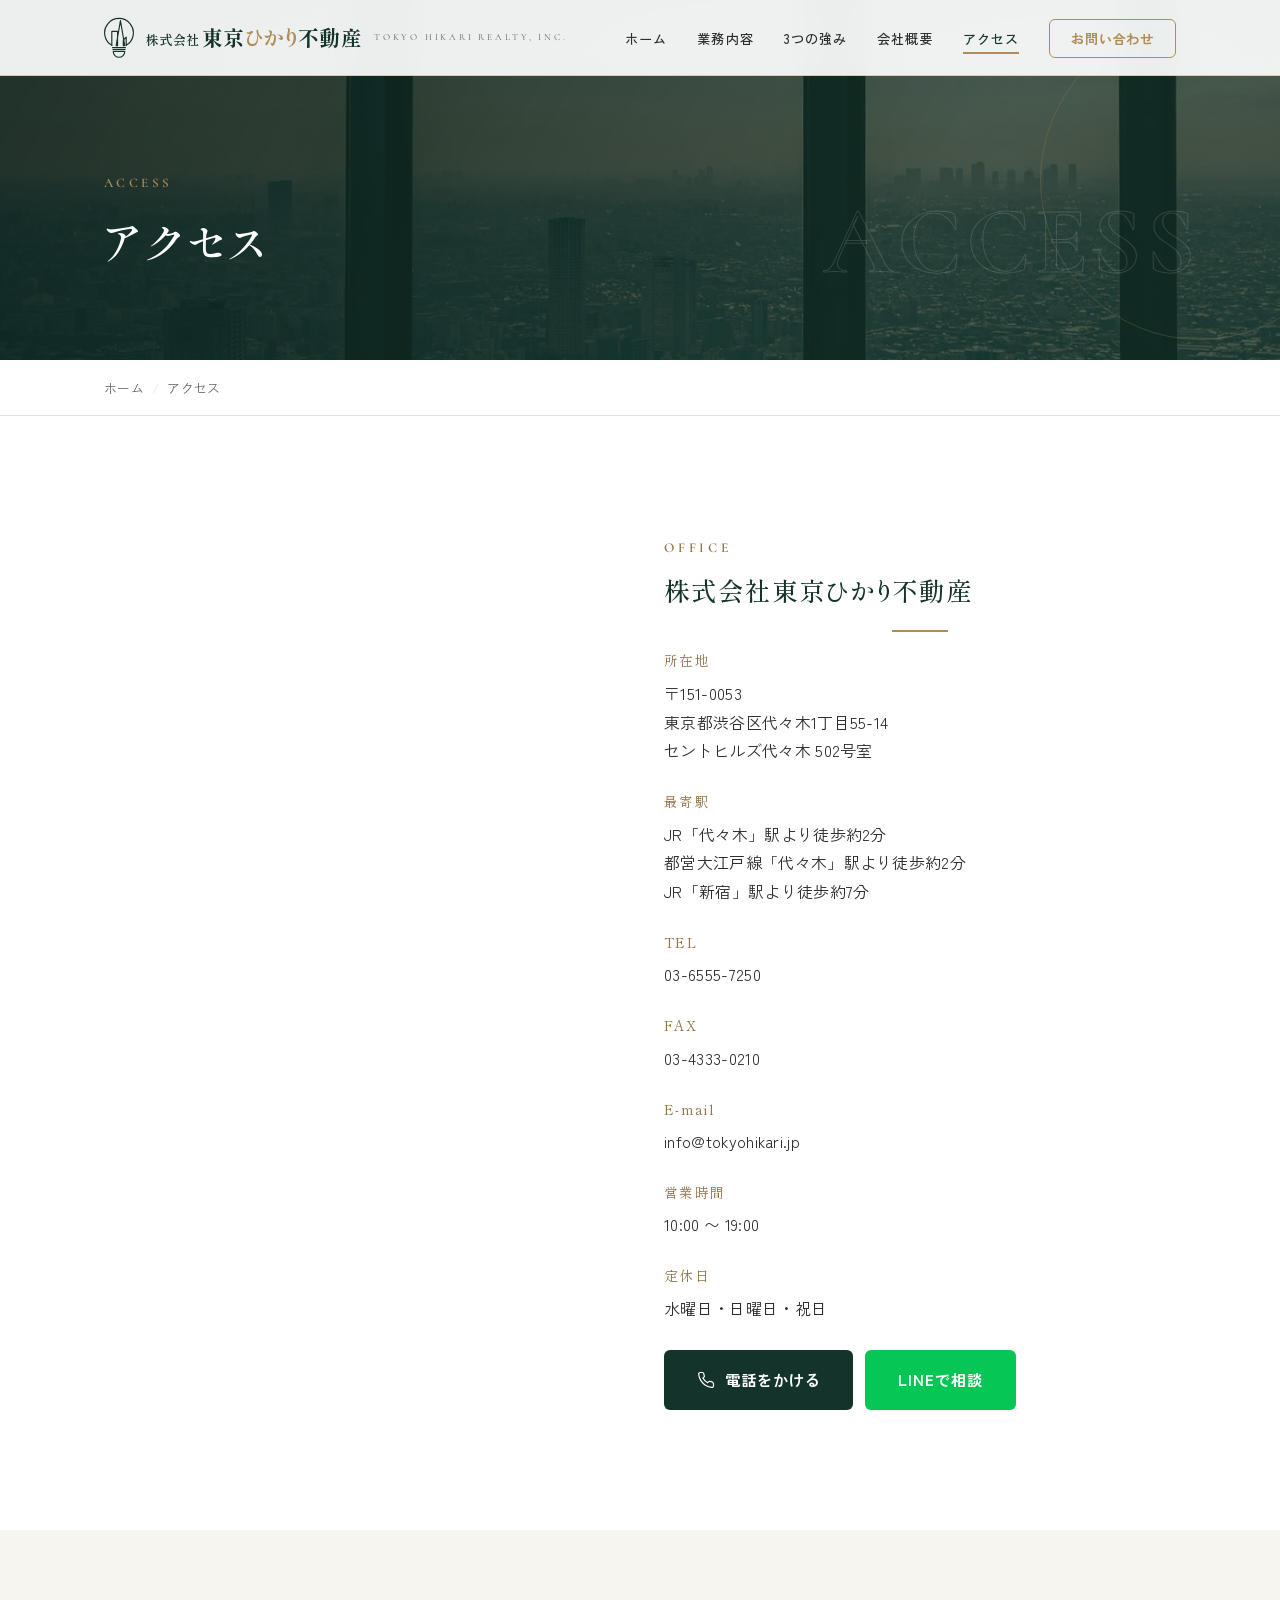
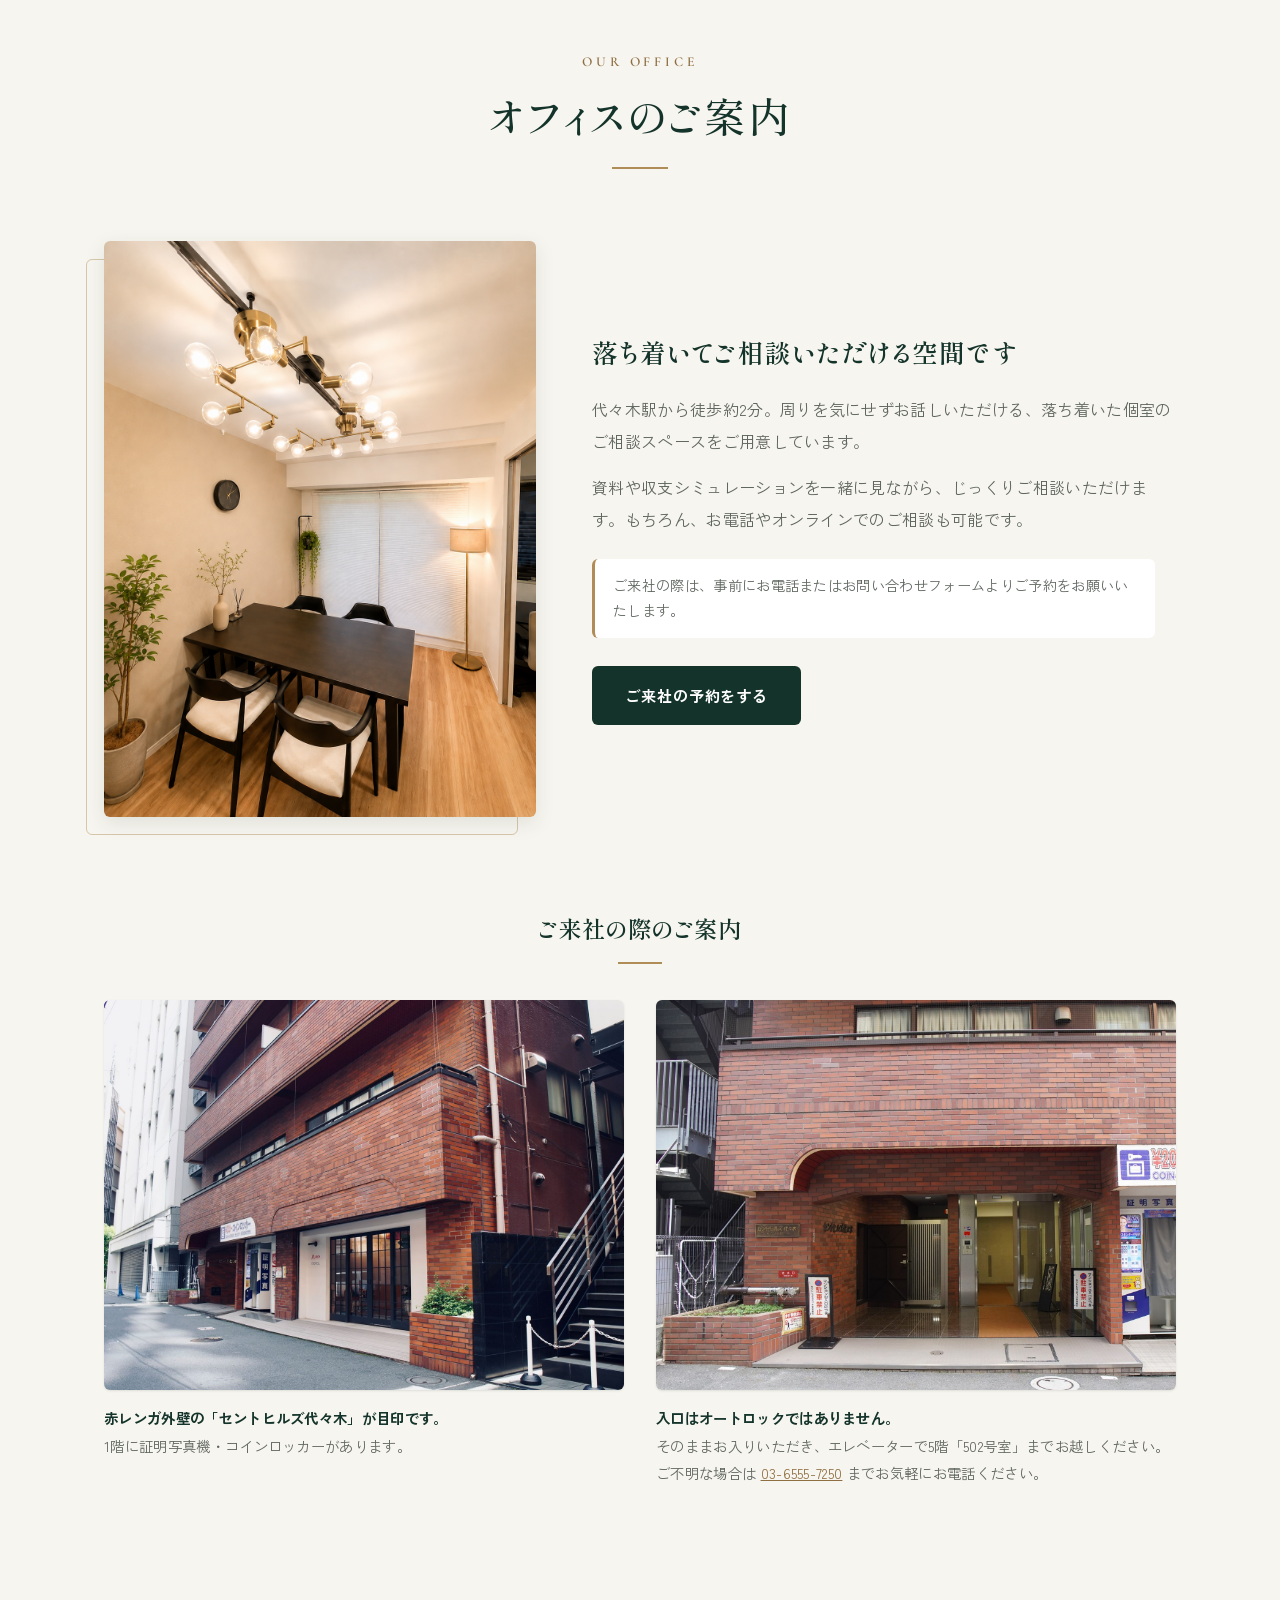
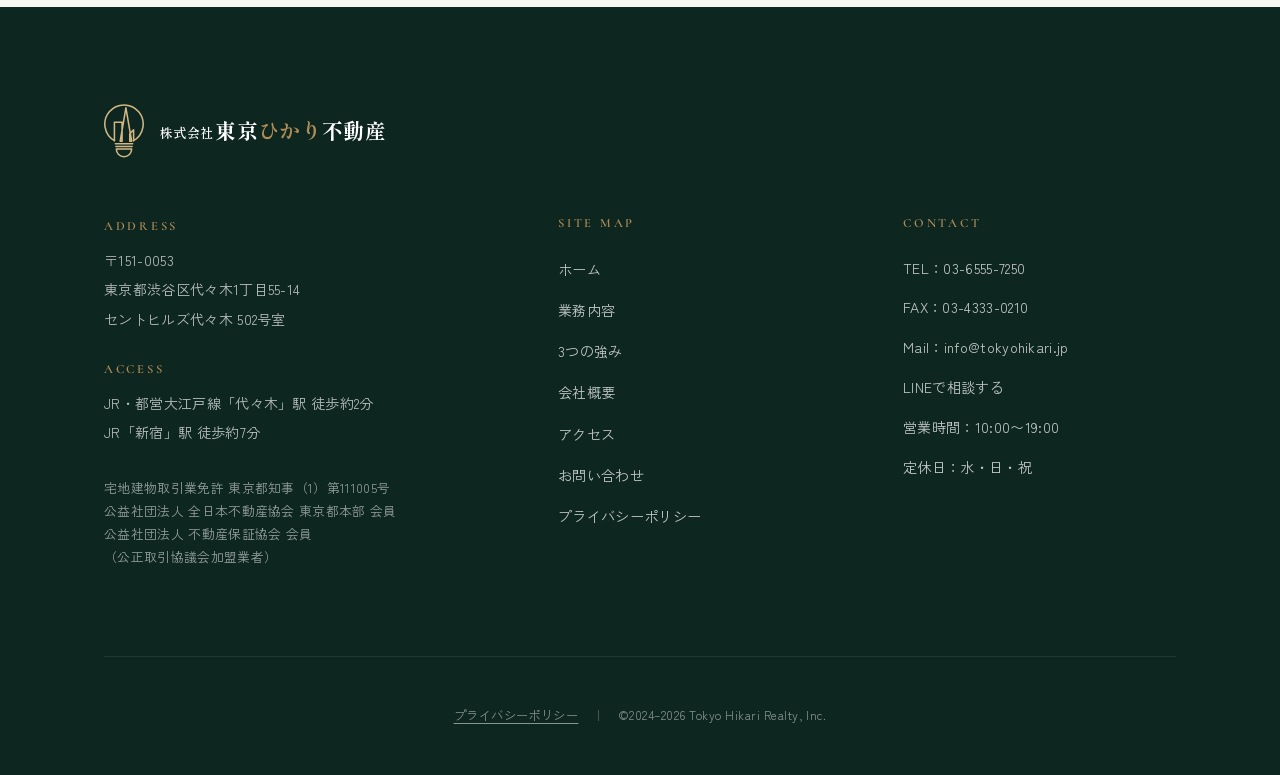
<file: access.html>
<!DOCTYPE html>
<html lang="ja">
<head>
  <meta charset="UTF-8" />
  <meta name="viewport" content="width=device-width, initial-scale=1.0" />
  <title>アクセス｜株式会社東京ひかり不動産</title>
  <meta name="description" content="株式会社東京ひかり不動産へのアクセス。〒151-0053 東京都渋谷区代々木1丁目55-14 セントヒルズ代々木502号室。JR代々木駅より徒歩約2分。" />

  <meta property="og:type" content="website" />
  <meta property="og:title" content="アクセス｜株式会社東京ひかり不動産" />
  <meta property="og:description" content="JR代々木駅より徒歩約2分。アクセス情報のご案内。" />
  <meta property="og:url" content="https://www.tokyohikari.jp/access" />
  <meta property="og:image" content="https://www.tokyohikari.jp/images/ogp.jpg" />
  <meta property="og:site_name" content="株式会社東京ひかり不動産" />

  <link rel="canonical" href="https://www.tokyohikari.jp/access" />
  <link rel="preconnect" href="https://fonts.googleapis.com" />
  <link rel="preconnect" href="https://fonts.gstatic.com" crossorigin />
  <link href="https://fonts.googleapis.com/css2?family=Cormorant:wght@500;600&family=Playfair+Display:wght@500;600&family=Shippori+Mincho:wght@500;600;700&family=Zen+Kaku+Gothic+Antique:wght@400;500;700;900&display=swap" rel="stylesheet" />
  <link rel="stylesheet" href="css/style.css?v=20260807" />

  <!-- Favicon / App Icons -->
  <link rel="icon" href="favicon.svg" type="image/svg+xml" />
  <link rel="icon" href="favicon-32.png" type="image/png" sizes="32x32" />
  <link rel="apple-touch-icon" href="apple-touch-icon.png" />
  <link rel="icon" href="/favicon.ico" sizes="16x16 32x32 48x48" />
  <meta name="theme-color" content="#14342b" />

  <script type="application/ld+json">
  {
    "@context": "https://schema.org",
    "@type": "RealEstateAgent",
    "name": "株式会社東京ひかり不動産",
    "logo": "https://www.tokyohikari.jp/images/ogp-square.jpg",
    "image": [
      "https://www.tokyohikari.jp/images/ogp-square.jpg",
      "https://www.tokyohikari.jp/images/ogp.jpg"
    ],
    "url": "https://www.tokyohikari.jp/",
    "telephone": "+81-3-6555-7250",
    "address": {
      "@type": "PostalAddress",
      "postalCode": "151-0053",
      "addressRegion": "東京都",
      "addressLocality": "渋谷区",
      "streetAddress": "代々木1丁目55-14 セントヒルズ代々木 502号室",
      "addressCountry": "JP"
    }
  }
  </script>
</head>
<body>

  <!-- ============ HEADER ============ -->
  <header class="header">
    <div class="container header__inner">
      <a href="/" class="brand" aria-label="株式会社東京ひかり不動産 ホーム">
        <img src="images/logo.svg" alt="" class="brand__logo" width="30" height="42" />
        <span class="brand__mark"><span class="brand__co">株式会社</span>東京<span class="lumine">ひかり</span>不動産</span>
        <span class="brand__en">Tokyo Hikari Realty, Inc.</span>
      </a>
      <button class="nav-toggle" aria-label="メニューを開く" aria-expanded="false" aria-controls="gnav">
        <span></span><span></span><span></span>
      </button>
      <nav class="gnav" id="gnav">
        <video class="gnav__video" data-src="images/menu-forum.mp4" muted loop playsinline preload="none" aria-hidden="true"></video>
        <div class="gnav__scrim" aria-hidden="true"></div>
        <span class="gnav__brand" aria-hidden="true"><span class="gnav__co">株式会社</span>東京<span class="lumine">ひかり</span>不動産</span>
        <ul class="gnav__list">
          <li><a href="/" class="gnav__link">ホーム</a></li>
          <li><a href="/services" class="gnav__link">業務内容</a></li>
          <li><a href="/strengths" class="gnav__link">3つの強み</a></li>
          <li><a href="/company" class="gnav__link">会社概要</a></li>
          <li><a href="/access" class="gnav__link is-active">アクセス</a></li>
          <li><a href="/contact" class="gnav__cta">お問い合わせ</a></li>
        </ul>
      </nav>
    </div>
  </header>

  <main>
    <!-- ============ PAGE HERO ============ -->
    <section class="page-hero">
      <div class="container page-hero__inner" data-en="Access">
        <span class="page-hero__en">Access</span>
        <h1 class="page-hero__title">アクセス</h1>
      </div>
    </section>
    <div class="breadcrumb">
      <div class="container">
        <a href="/">ホーム</a><span>/</span>アクセス
      </div>
    </div>

    <!-- ============ 夏季休業のお知らせ（期間限定） ============
      掲載終了後は、この <section> ブロックごと削除してください（全ページ共通）。
      削除し忘れても data-notice-until の翌日から自動的に非表示になります。
    -->
    <section class="notice-band" data-notice-until="2026-08-16">
      <div class="container notice-band__inner">
        <span class="notice-band__label">Information</span>
        <p class="notice-band__text">
          夏季休業のお知らせ：8月9日（日）〜8月16日（日）
          <span class="notice-band__note">休業期間中にいただいたお問い合わせへのご返信は、8月17日（月）以降に順次させていただきます。</span>
        </p>
      </div>
    </section>

    <!-- ============ ACCESS ============ -->
    <section class="section">
      <div class="container">
        <div class="access-grid">
          <div class="reveal">
            <!-- Google Maps 公式埋め込み（会社のGoogleビジネス登録・社名ピン付き） -->
            <iframe
              class="map-embed"
              src="https://www.google.com/maps/embed?pb=!1m18!1m12!1m3!1d1620.355346889117!2d139.70074214817475!3d35.684124958683825!2m3!1f0!2f0!3f0!3m2!1i1024!2i768!4f13.1!3m3!1m2!1s0x60188df85222869b%3A0xcec7c83b9934823b!2z5qCq5byP5Lya56S-5p2x5Lqs44Gy44GL44KK5LiN5YuV55Sj!5e0!3m2!1sja!2sjp!4v1783303638891!5m2!1sja!2sjp"
              allowfullscreen=""
              loading="lazy"
              referrerpolicy="strict-origin-when-cross-origin"
              title="株式会社東京ひかり不動産 地図"></iframe>
          </div>
          <div class="reveal">
            <span class="section-head__en" style="text-align:left">Office</span>
            <h2 class="section-head__title" style="text-align:left; font-size:1.6rem; margin-bottom:8px;">株式会社東京ひかり不動産</h2>
            <dl class="access-detail">
              <dt>所在地</dt>
              <dd>〒151-0053<br />東京都渋谷区代々木1丁目55-14<br />セントヒルズ代々木 502号室</dd>

              <dt>最寄駅</dt>
              <dd>JR「代々木」駅より徒歩約2分<br />都営大江戸線「代々木」駅より徒歩約2分<br />JR「新宿」駅より徒歩約7分</dd>

              <dt>TEL</dt>
              <dd><a href="tel:0365557250">03-6555-7250</a></dd>

              <dt>FAX</dt>
              <dd>03-4333-0210</dd>

              <dt>E-mail</dt>
              <dd><a href="mailto:info@tokyohikari.jp">info@tokyohikari.jp</a></dd>

              <dt>営業時間</dt>
              <dd>10:00 〜 19:00</dd>

              <dt>定休日</dt>
              <dd>水曜日・日曜日・祝日</dd>
            </dl>
            <div style="margin-top:28px; display:flex; gap:12px; flex-wrap:wrap;">
              <a href="tel:0365557250" class="btn btn--navy">
                <svg width="18" height="18" viewBox="0 0 24 24" fill="none" stroke="currentColor" stroke-width="1.6" aria-hidden="true"><path d="M22 16.9v3a2 2 0 0 1-2.2 2 19.8 19.8 0 0 1-8.6-3 19.5 19.5 0 0 1-6-6 19.8 19.8 0 0 1-3-8.6A2 2 0 0 1 4.1 2h3a2 2 0 0 1 2 1.7c.1.9.3 1.8.6 2.6a2 2 0 0 1-.5 2.1L8 9.6a16 16 0 0 0 6 6l1.2-1.2a2 2 0 0 1 2.1-.5c.8.3 1.7.5 2.6.6a2 2 0 0 1 1.7 2z"/></svg>
                電話をかける
              </a>
              <a href="https://lin.ee/lHbVSyY" class="btn btn--line" target="_blank" rel="noopener">LINEで相談</a>
            </div>
          </div>
        </div>
      </div>
    </section>

    <!-- ============ OFFICE（オフィスのご案内） ============ -->
    <section class="section section--alt">
      <div class="container">
        <div class="section-head reveal">
          <span class="section-head__en">Our Office</span>
          <h2 class="section-head__title">オフィスのご案内</h2>
        </div>
        <div class="office-grid">
          <figure class="office-photo reveal">
            <img src="images/office.jpg" alt="株式会社東京ひかり不動産 事務所内のご相談スペース" loading="lazy" />
          </figure>
          <div class="reveal">
            <h3 class="office-text__title">落ち着いてご相談いただける空間です</h3>
            <p class="office-text__body">
              代々木駅から徒歩約2分。周りを気にせずお話しいただける、落ち着いた個室のご相談スペースをご用意しています。
            </p>
            <p class="office-text__body">
              資料や収支シミュレーションを一緒に見ながら、じっくりご相談いただけます。もちろん、お電話やオンラインでのご相談も可能です。
            </p>
            <p class="office-text__note">
              ご来社の際は、事前にお電話またはお問い合わせフォームよりご予約をお願いいたします。
            </p>
            <div style="display:flex; gap:12px; flex-wrap:wrap;">
              <a href="/contact" class="btn btn--navy">ご来社の予約をする</a>
            </div>
          </div>
        </div>

        <!-- ご来社の際のご案内（building.jpg / entrance.jpg を images/ に配置） -->
        <div class="visit reveal">
          <h3 class="visit__title">ご来社の際のご案内</h3>
          <div class="visit-grid">
            <figure class="visit-photo">
              <img src="images/building.jpg" alt="セントヒルズ代々木の外観。赤レンガ外壁のマンション" loading="lazy" />
              <figcaption>
                <strong>赤レンガ外壁の「セントヒルズ代々木」が目印です。</strong><br />
                1階に証明写真機・コインロッカーがあります。
              </figcaption>
            </figure>
            <figure class="visit-photo">
              <img src="images/entrance.jpg" alt="セントヒルズ代々木の入口" loading="lazy" />
              <figcaption>
                <strong>入口はオートロックではありません。</strong><br />
                そのままお入りいただき、エレベーターで5階「502号室」までお越しください。<br />
                ご不明な場合は <a href="tel:0365557250" style="color:var(--color-accent-dark); text-decoration:underline;">03-6555-7250</a> までお気軽にお電話ください。
              </figcaption>
            </figure>
          </div>
        </div>
      </div>
    </section>
  </main>

  <!-- ============ FOOTER ============ -->
  <footer class="footer">
    <div class="container">
      <div class="footer__brand">
        <img src="images/logo-white.svg" alt="" class="footer__logo" width="40" height="56" loading="lazy" />
        <div class="footer__brand-mark"><span class="footer__co">株式会社</span>東京<span class="lumine">ひかり</span>不動産</div>
      </div>
      <div class="footer__top">
        <div>
          <span class="footer__label">Address</span>
          <p class="footer__addr">
            〒151-0053<br />
            東京都渋谷区代々木1丁目55-14<br />
            セントヒルズ代々木 502号室
          </p>
          <span class="footer__label">Access</span>
          <p class="footer__addr">
            JR・都営大江戸線「代々木」駅 徒歩約2分<br />
            JR「新宿」駅 徒歩約7分
          </p>
          <p class="footer__license">
            宅地建物取引業免許 東京都知事（1）第111005号<br />
            公益社団法人 全日本不動産協会 東京都本部 会員<br />
            公益社団法人 不動産保証協会 会員<br />（公正取引協議会加盟業者）
          </p>
        </div>
        <div>
          <h3 class="footer__col-title">Site Map</h3>
          <ul class="footer__nav">
            <li><a href="/">ホーム</a></li>
            <li><a href="/services">業務内容</a></li>
            <li><a href="/strengths">3つの強み</a></li>
            <li><a href="/company">会社概要</a></li>
            <li><a href="/access">アクセス</a></li>
            <li><a href="/contact">お問い合わせ</a></li>
            <li><a href="/privacy">プライバシーポリシー</a></li>
          </ul>
        </div>
        <div>
          <h3 class="footer__col-title">Contact</h3>
          <ul class="footer__contact">
            <li>TEL：<a href="tel:0365557250">03-6555-7250</a></li>
            <li>FAX：03-4333-0210</li>
            <li>Mail：<a href="mailto:info@tokyohikari.jp">info@tokyohikari.jp</a></li>
            <li><a href="https://lin.ee/lHbVSyY" target="_blank" rel="noopener">LINEで相談する</a></li>
            <li>営業時間：10:00〜19:00</li>
            <li>定休日：水・日・祝</li>
          </ul>
        </div>
      </div>
      <div class="footer__bottom">
        <a href="/privacy">プライバシーポリシー</a>
        <span aria-hidden="true">｜</span>
        &copy;2024&ndash;2026 Tokyo Hikari Realty, Inc.
      </div>
    </div>
  </footer>

  <script src="js/main.js?v=20260807"></script>
</body>
</html>
</file>
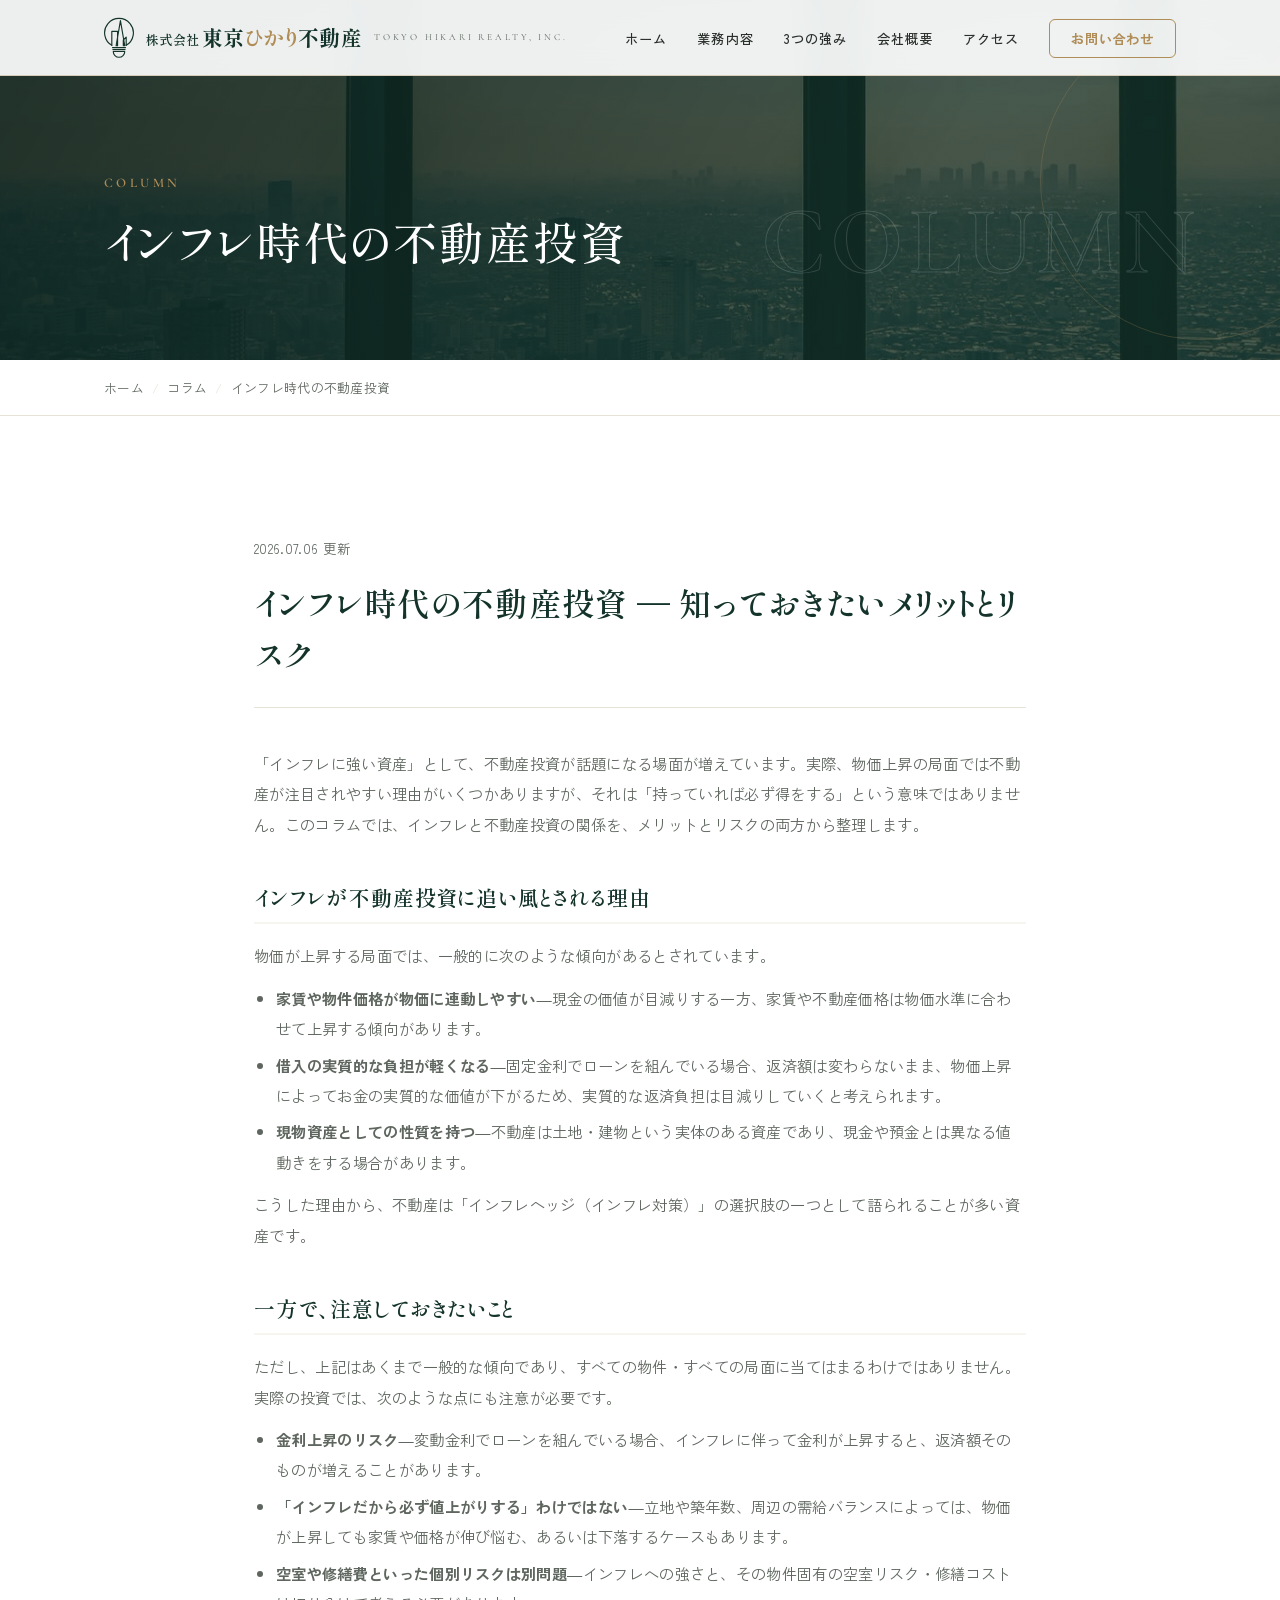
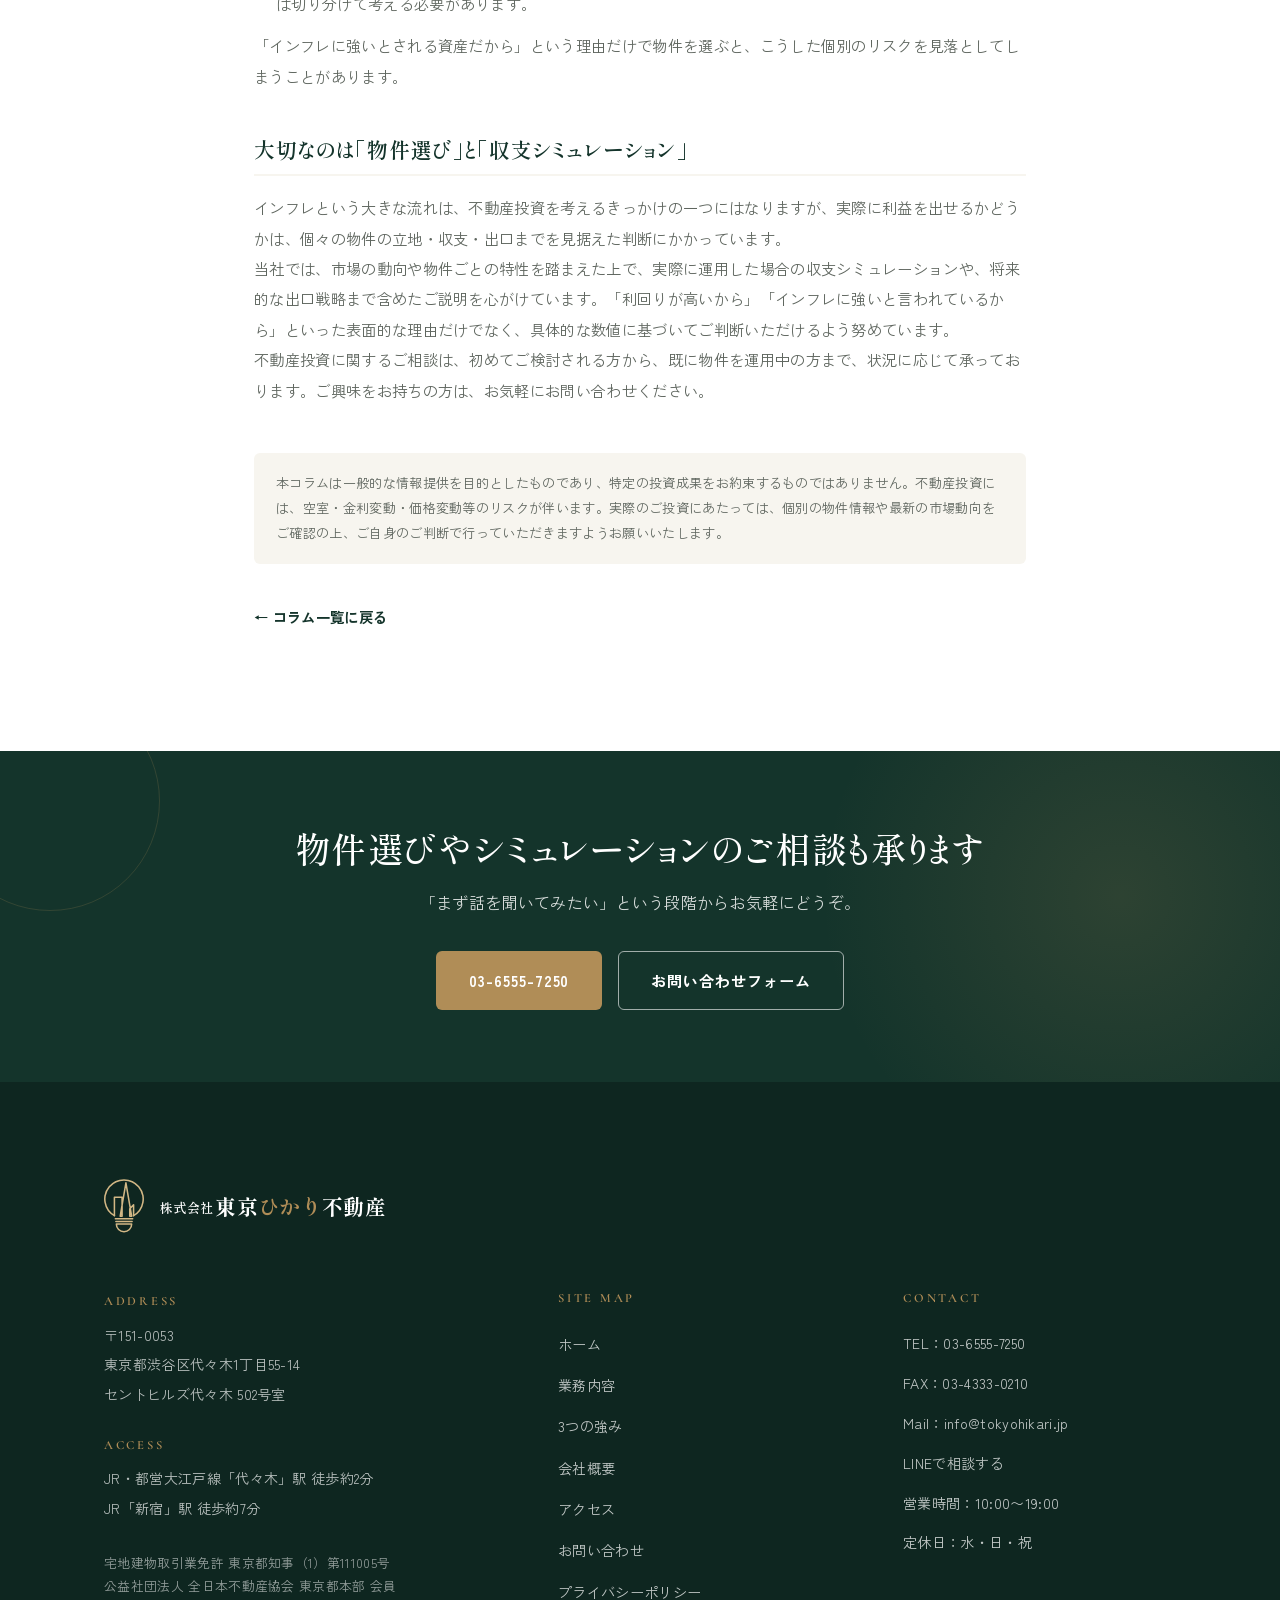
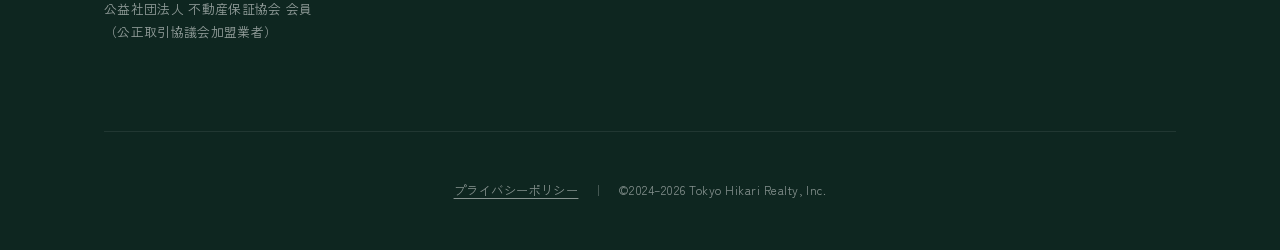
<file: column-inflation.html>
<!DOCTYPE html>
<html lang="ja">
<head>
  <meta charset="UTF-8" />
  <meta name="viewport" content="width=device-width, initial-scale=1.0" />
  <title>インフレ時代の不動産投資 ― 知っておきたいメリットとリスク｜株式会社東京ひかり不動産</title>
  <meta name="description" content="「インフレに強い」と言われる不動産投資について、その理由と注意点を両面から解説します。物件選びと収支シミュレーションの大切さもあわせてご紹介します。" />

  <meta property="og:type" content="article" />
  <meta property="og:title" content="インフレ時代の不動産投資 ― 知っておきたいメリットとリスク" />
  <meta property="og:description" content="「インフレに強い」と言われる不動産投資について、その理由と注意点を両面から解説します。" />
  <meta property="og:url" content="https://www.tokyohikari.jp/column-inflation" />
  <meta property="og:image" content="https://www.tokyohikari.jp/images/ogp.jpg" />
  <meta property="og:site_name" content="株式会社東京ひかり不動産" />

  <link rel="canonical" href="https://www.tokyohikari.jp/column-inflation" />
  <link rel="preconnect" href="https://fonts.googleapis.com" />
  <link rel="preconnect" href="https://fonts.gstatic.com" crossorigin />
  <link href="https://fonts.googleapis.com/css2?family=Cormorant:wght@500;600&family=Playfair+Display:wght@500;600&family=Shippori+Mincho:wght@500;600;700&family=Zen+Kaku+Gothic+Antique:wght@400;500;700;900&display=swap" rel="stylesheet" />
  <link rel="stylesheet" href="css/style.css?v=20260807" />

  <!-- Favicon / App Icons -->
  <link rel="icon" href="favicon.svg" type="image/svg+xml" />
  <link rel="icon" href="favicon-32.png" type="image/png" sizes="32x32" />
  <link rel="apple-touch-icon" href="apple-touch-icon.png" />
  <link rel="icon" href="/favicon.ico" sizes="16x16 32x32 48x48" />
  <meta name="theme-color" content="#14342b" />
</head>
<body>

  <!-- ============ HEADER ============ -->
  <header class="header">
    <div class="container header__inner">
      <a href="/" class="brand" aria-label="株式会社東京ひかり不動産 ホーム">
        <img src="images/logo.svg" alt="" class="brand__logo" width="30" height="42" />
        <span class="brand__mark"><span class="brand__co">株式会社</span>東京<span class="lumine">ひかり</span>不動産</span>
        <span class="brand__en">Tokyo Hikari Realty, Inc.</span>
      </a>
      <button class="nav-toggle" aria-label="メニューを開く" aria-expanded="false" aria-controls="gnav">
        <span></span><span></span><span></span>
      </button>
      <nav class="gnav" id="gnav">
        <video class="gnav__video" data-src="images/menu-forum.mp4" muted loop playsinline preload="none" aria-hidden="true"></video>
        <div class="gnav__scrim" aria-hidden="true"></div>
        <span class="gnav__brand" aria-hidden="true"><span class="gnav__co">株式会社</span>東京<span class="lumine">ひかり</span>不動産</span>
        <ul class="gnav__list">
          <li><a href="/" class="gnav__link">ホーム</a></li>
          <li><a href="/services" class="gnav__link">業務内容</a></li>
          <li><a href="/strengths" class="gnav__link">3つの強み</a></li>
          <li><a href="/company" class="gnav__link">会社概要</a></li>
          <li><a href="/access" class="gnav__link">アクセス</a></li>
          <li><a href="/contact" class="gnav__cta">お問い合わせ</a></li>
        </ul>
      </nav>
    </div>
  </header>

  <main>
    <!-- ============ PAGE HERO ============ -->
    <section class="page-hero">
      <div class="container page-hero__inner" data-en="Column">
        <span class="page-hero__en">Column</span>
        <h1 class="page-hero__title">インフレ時代の不動産投資</h1>
      </div>
    </section>
    <div class="breadcrumb">
      <div class="container">
        <a href="/">ホーム</a><span>/</span><a href="/column">コラム</a><span>/</span>インフレ時代の不動産投資
      </div>
    </div>

    <!-- ============ 夏季休業のお知らせ（期間限定） ============
      掲載終了後は、この <section> ブロックごと削除してください（全ページ共通）。
      削除し忘れても data-notice-until の翌日から自動的に非表示になります。
    -->
    <section class="notice-band" data-notice-until="2026-08-16">
      <div class="container notice-band__inner">
        <span class="notice-band__label">Information</span>
        <p class="notice-band__text">
          夏季休業のお知らせ：8月9日（日）〜8月16日（日）
          <span class="notice-band__note">休業期間中にいただいたお問い合わせへのご返信は、8月17日（月）以降に順次させていただきます。</span>
        </p>
      </div>
    </section>

    <section class="section">
      <div class="container" style="max-width:820px;">
        <p class="article-meta reveal">2026.07.06 更新</p>
        <h2 class="article-title reveal">インフレ時代の不動産投資 ― 知っておきたいメリットとリスク</h2>

        <div class="prose reveal">
          <p>
            「インフレに強い資産」として、不動産投資が話題になる場面が増えています。実際、物価上昇の局面では不動産が注目されやすい理由がいくつかありますが、それは「持っていれば必ず得をする」という意味ではありません。このコラムでは、インフレと不動産投資の関係を、メリットとリスクの両方から整理します。
          </p>

          <h2>インフレが不動産投資に追い風とされる理由</h2>
          <p>
            物価が上昇する局面では、一般的に次のような傾向があるとされています。
          </p>
          <ul>
            <li><strong>家賃や物件価格が物価に連動しやすい</strong>―現金の価値が目減りする一方、家賃や不動産価格は物価水準に合わせて上昇する傾向があります。</li>
            <li><strong>借入の実質的な負担が軽くなる</strong>―固定金利でローンを組んでいる場合、返済額は変わらないまま、物価上昇によってお金の実質的な価値が下がるため、実質的な返済負担は目減りしていくと考えられます。</li>
            <li><strong>現物資産としての性質を持つ</strong>―不動産は土地・建物という実体のある資産であり、現金や預金とは異なる値動きをする場合があります。</li>
          </ul>
          <p>
            こうした理由から、不動産は「インフレヘッジ（インフレ対策）」の選択肢の一つとして語られることが多い資産です。
          </p>

          <h2>一方で、注意しておきたいこと</h2>
          <p>
            ただし、上記はあくまで一般的な傾向であり、すべての物件・すべての局面に当てはまるわけではありません。実際の投資では、次のような点にも注意が必要です。
          </p>
          <ul>
            <li><strong>金利上昇のリスク</strong>―変動金利でローンを組んでいる場合、インフレに伴って金利が上昇すると、返済額そのものが増えることがあります。</li>
            <li><strong>「インフレだから必ず値上がりする」わけではない</strong>―立地や築年数、周辺の需給バランスによっては、物価が上昇しても家賃や価格が伸び悩む、あるいは下落するケースもあります。</li>
            <li><strong>空室や修繕費といった個別リスクは別問題</strong>―インフレへの強さと、その物件固有の空室リスク・修繕コストは切り分けて考える必要があります。</li>
          </ul>
          <p>
            「インフレに強いとされる資産だから」という理由だけで物件を選ぶと、こうした個別のリスクを見落としてしまうことがあります。
          </p>

          <h2>大切なのは「物件選び」と「収支シミュレーション」</h2>
          <p>
            インフレという大きな流れは、不動産投資を考えるきっかけの一つにはなりますが、実際に利益を出せるかどうかは、個々の物件の立地・収支・出口までを見据えた判断にかかっています。
          </p>
          <p>
            当社では、市場の動向や物件ごとの特性を踏まえた上で、実際に運用した場合の収支シミュレーションや、将来的な出口戦略まで含めたご説明を心がけています。「利回りが高いから」「インフレに強いと言われているから」といった表面的な理由だけでなく、具体的な数値に基づいてご判断いただけるよう努めています。
          </p>
          <p>
            不動産投資に関するご相談は、初めてご検討される方から、既に物件を運用中の方まで、状況に応じて承っております。ご興味をお持ちの方は、お気軽にお問い合わせください。
          </p>
        </div>

        <p class="article-disclaimer reveal">
          本コラムは一般的な情報提供を目的としたものであり、特定の投資成果をお約束するものではありません。不動産投資には、空室・金利変動・価格変動等のリスクが伴います。実際のご投資にあたっては、個別の物件情報や最新の市場動向をご確認の上、ご自身のご判断で行っていただきますようお願いいたします。
        </p>

        <a href="/column" class="article-back reveal">← コラム一覧に戻る</a>
      </div>
    </section>

    <!-- ============ CTA ============ -->
    <section class="cta-band">
      <div class="container cta-band__inner">
        <h2 class="cta-band__title reveal">物件選びやシミュレーションのご相談も承ります</h2>
        <p class="cta-band__lead reveal">
          「まず話を聞いてみたい」という段階からお気軽にどうぞ。
        </p>
        <div class="cta-band__actions reveal">
          <a href="tel:0365557250" class="btn btn--gold">03-6555-7250</a>
          <a href="/contact" class="btn btn--outline">お問い合わせフォーム</a>
        </div>
      </div>
    </section>
  </main>

  <!-- ============ FOOTER ============ -->
  <footer class="footer">
    <div class="container">
      <div class="footer__brand">
        <img src="images/logo-white.svg" alt="" class="footer__logo" width="40" height="56" loading="lazy" />
        <div class="footer__brand-mark"><span class="footer__co">株式会社</span>東京<span class="lumine">ひかり</span>不動産</div>
      </div>
      <div class="footer__top">
        <div>
          <span class="footer__label">Address</span>
          <p class="footer__addr">
            〒151-0053<br />
            東京都渋谷区代々木1丁目55-14<br />
            セントヒルズ代々木 502号室
          </p>
          <span class="footer__label">Access</span>
          <p class="footer__addr">
            JR・都営大江戸線「代々木」駅 徒歩約2分<br />
            JR「新宿」駅 徒歩約7分
          </p>
          <p class="footer__license">
            宅地建物取引業免許 東京都知事（1）第111005号<br />
            公益社団法人 全日本不動産協会 東京都本部 会員<br />
            公益社団法人 不動産保証協会 会員<br />（公正取引協議会加盟業者）
          </p>
        </div>
        <div>
          <h3 class="footer__col-title">Site Map</h3>
          <ul class="footer__nav">
            <li><a href="/">ホーム</a></li>
            <li><a href="/services">業務内容</a></li>
            <li><a href="/strengths">3つの強み</a></li>
            <li><a href="/company">会社概要</a></li>
            <li><a href="/access">アクセス</a></li>
            <li><a href="/contact">お問い合わせ</a></li>
            <li><a href="/privacy">プライバシーポリシー</a></li>
          </ul>
        </div>
        <div>
          <h3 class="footer__col-title">Contact</h3>
          <ul class="footer__contact">
            <li>TEL：<a href="tel:0365557250">03-6555-7250</a></li>
            <li>FAX：03-4333-0210</li>
            <li>Mail：<a href="mailto:info@tokyohikari.jp">info@tokyohikari.jp</a></li>
            <li><a href="https://lin.ee/lHbVSyY" target="_blank" rel="noopener">LINEで相談する</a></li>
            <li>営業時間：10:00〜19:00</li>
            <li>定休日：水・日・祝</li>
          </ul>
        </div>
      </div>
      <div class="footer__bottom">
        <a href="/privacy">プライバシーポリシー</a>
        <span aria-hidden="true">｜</span>
        &copy;2024&ndash;2026 Tokyo Hikari Realty, Inc.
      </div>
    </div>
  </footer>

  <script src="js/main.js?v=20260807"></script>
</body>
</html>
</file>
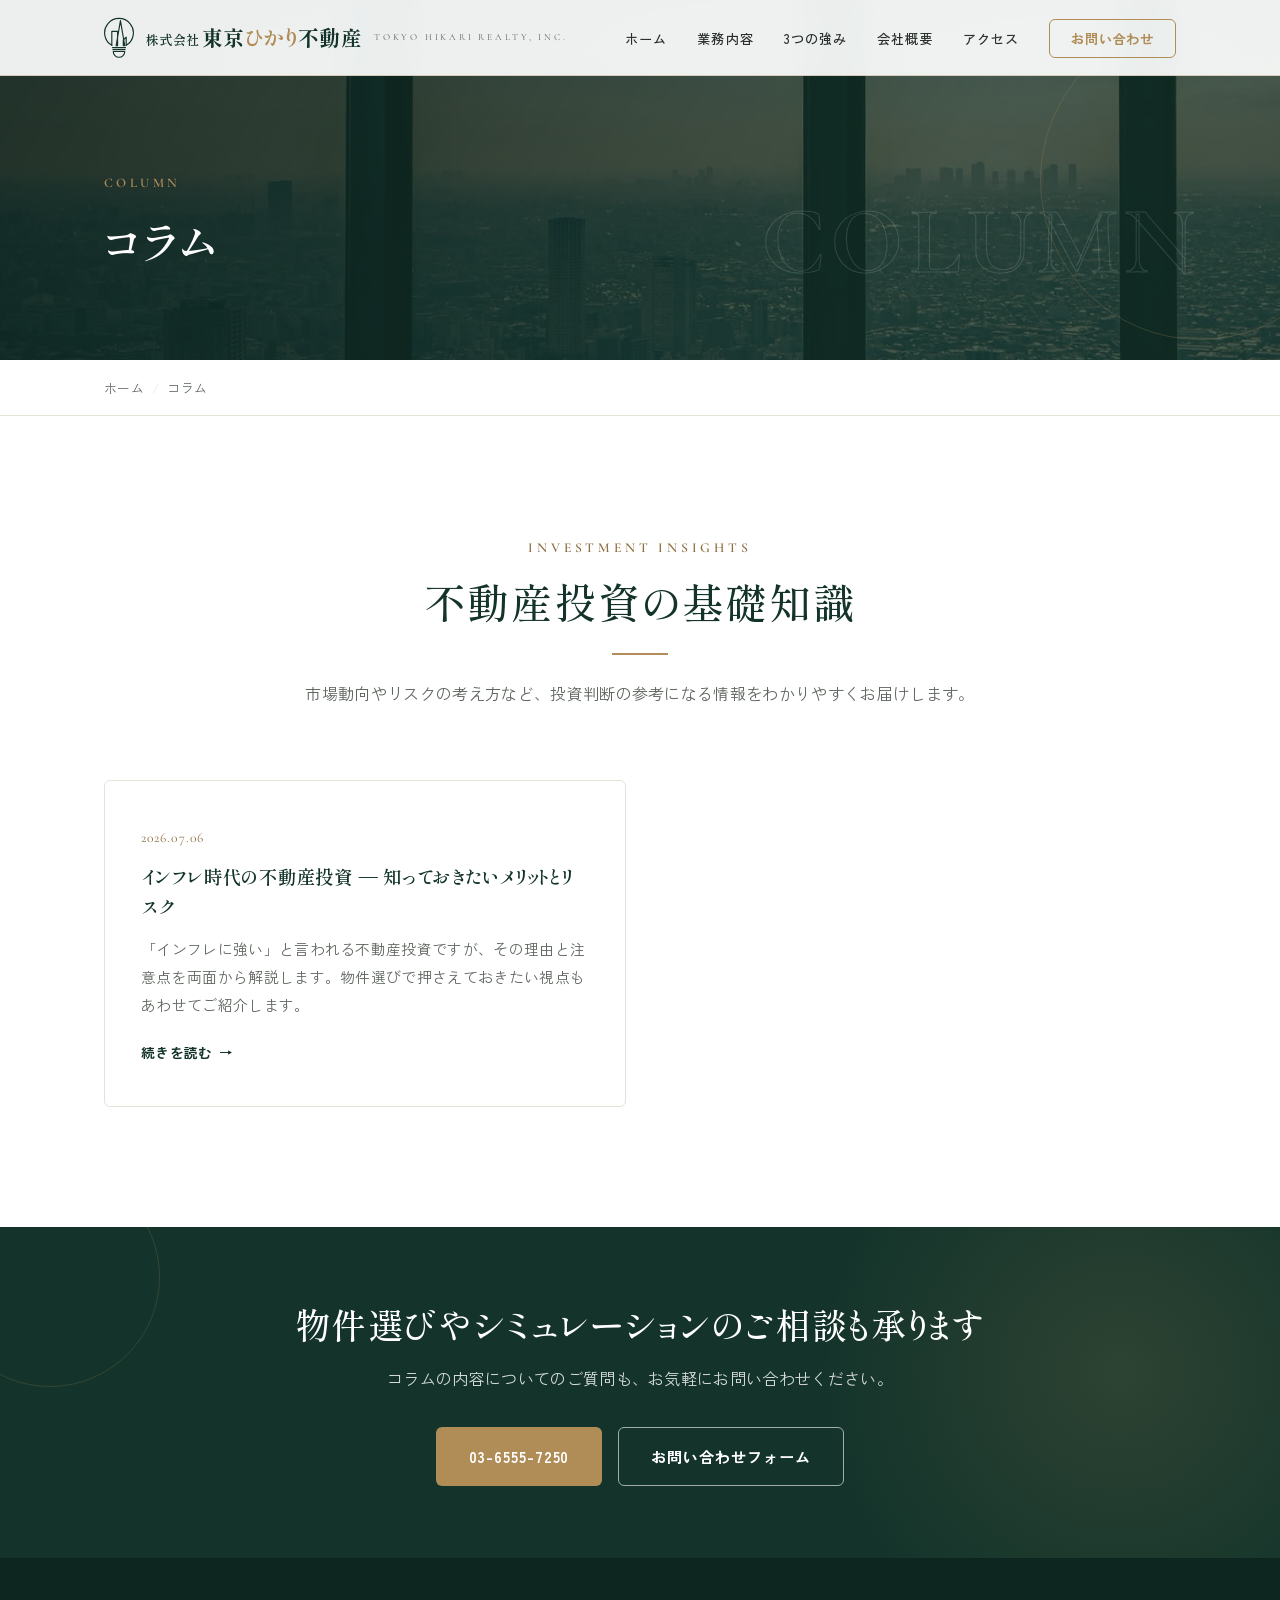
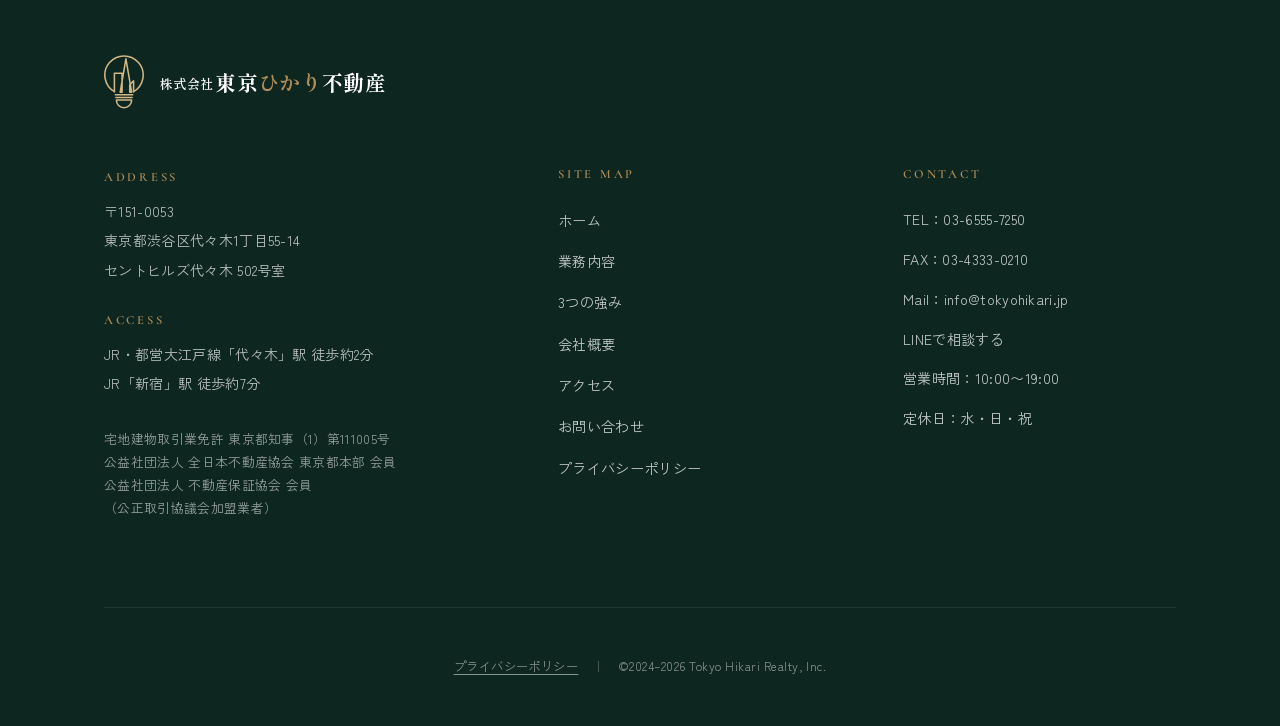
<file: column.html>
<!DOCTYPE html>
<html lang="ja">
<head>
  <meta charset="UTF-8" />
  <meta name="viewport" content="width=device-width, initial-scale=1.0" />
  <title>コラム｜株式会社東京ひかり不動産</title>
  <meta name="description" content="不動産投資に役立つ基礎知識をお届けするコラムです。市場動向やリスクの考え方など、投資判断の参考になる情報をわかりやすく解説します。" />

  <meta property="og:type" content="website" />
  <meta property="og:title" content="コラム｜株式会社東京ひかり不動産" />
  <meta property="og:description" content="不動産投資に役立つ基礎知識をお届けするコラムです。" />
  <meta property="og:url" content="https://www.tokyohikari.jp/column" />
  <meta property="og:image" content="https://www.tokyohikari.jp/images/ogp.jpg" />
  <meta property="og:site_name" content="株式会社東京ひかり不動産" />

  <link rel="canonical" href="https://www.tokyohikari.jp/column" />
  <link rel="preconnect" href="https://fonts.googleapis.com" />
  <link rel="preconnect" href="https://fonts.gstatic.com" crossorigin />
  <link href="https://fonts.googleapis.com/css2?family=Cormorant:wght@500;600&family=Playfair+Display:wght@500;600&family=Shippori+Mincho:wght@500;600;700&family=Zen+Kaku+Gothic+Antique:wght@400;500;700;900&display=swap" rel="stylesheet" />
  <link rel="stylesheet" href="css/style.css?v=20260807" />

  <!-- Favicon / App Icons -->
  <link rel="icon" href="favicon.svg" type="image/svg+xml" />
  <link rel="icon" href="favicon-32.png" type="image/png" sizes="32x32" />
  <link rel="apple-touch-icon" href="apple-touch-icon.png" />
  <link rel="icon" href="/favicon.ico" sizes="16x16 32x32 48x48" />
  <meta name="theme-color" content="#14342b" />
</head>
<body>

  <!-- ============ HEADER ============ -->
  <header class="header">
    <div class="container header__inner">
      <a href="/" class="brand" aria-label="株式会社東京ひかり不動産 ホーム">
        <img src="images/logo.svg" alt="" class="brand__logo" width="30" height="42" />
        <span class="brand__mark"><span class="brand__co">株式会社</span>東京<span class="lumine">ひかり</span>不動産</span>
        <span class="brand__en">Tokyo Hikari Realty, Inc.</span>
      </a>
      <button class="nav-toggle" aria-label="メニューを開く" aria-expanded="false" aria-controls="gnav">
        <span></span><span></span><span></span>
      </button>
      <nav class="gnav" id="gnav">
        <video class="gnav__video" data-src="images/menu-forum.mp4" muted loop playsinline preload="none" aria-hidden="true"></video>
        <div class="gnav__scrim" aria-hidden="true"></div>
        <span class="gnav__brand" aria-hidden="true"><span class="gnav__co">株式会社</span>東京<span class="lumine">ひかり</span>不動産</span>
        <ul class="gnav__list">
          <li><a href="/" class="gnav__link">ホーム</a></li>
          <li><a href="/services" class="gnav__link">業務内容</a></li>
          <li><a href="/strengths" class="gnav__link">3つの強み</a></li>
          <li><a href="/company" class="gnav__link">会社概要</a></li>
          <li><a href="/access" class="gnav__link">アクセス</a></li>
          <li><a href="/contact" class="gnav__cta">お問い合わせ</a></li>
        </ul>
      </nav>
    </div>
  </header>

  <main>
    <!-- ============ PAGE HERO ============ -->
    <section class="page-hero">
      <div class="container page-hero__inner" data-en="Column">
        <span class="page-hero__en">Column</span>
        <h1 class="page-hero__title">コラム</h1>
      </div>
    </section>
    <div class="breadcrumb">
      <div class="container">
        <a href="/">ホーム</a><span>/</span>コラム
      </div>
    </div>

    <!-- ============ 夏季休業のお知らせ（期間限定） ============
      掲載終了後は、この <section> ブロックごと削除してください（全ページ共通）。
      削除し忘れても data-notice-until の翌日から自動的に非表示になります。
    -->
    <section class="notice-band" data-notice-until="2026-08-16">
      <div class="container notice-band__inner">
        <span class="notice-band__label">Information</span>
        <p class="notice-band__text">
          夏季休業のお知らせ：8月9日（日）〜8月16日（日）
          <span class="notice-band__note">休業期間中にいただいたお問い合わせへのご返信は、8月17日（月）以降に順次させていただきます。</span>
        </p>
      </div>
    </section>

    <!-- ============ COLUMN LIST ============ -->
    <section class="section">
      <div class="container">
        <div class="section-head reveal">
          <span class="section-head__en">Investment Insights</span>
          <h2 class="section-head__title">不動産投資の基礎知識</h2>
          <p class="section-head__lead">
            市場動向やリスクの考え方など、投資判断の参考になる情報をわかりやすくお届けします。
          </p>
        </div>

        <div class="column-grid">
          <a href="/column-inflation" class="column-card reveal">
            <span class="column-card__date">2026.07.06</span>
            <h3 class="column-card__title">インフレ時代の不動産投資 ― 知っておきたいメリットとリスク</h3>
            <p class="column-card__excerpt">
              「インフレに強い」と言われる不動産投資ですが、その理由と注意点を両面から解説します。物件選びで押さえておきたい視点もあわせてご紹介します。
            </p>
            <span class="column-card__more">続きを読む</span>
          </a>
        </div>
      </div>
    </section>

    <!-- ============ CTA ============ -->
    <section class="cta-band">
      <div class="container cta-band__inner">
        <h2 class="cta-band__title reveal">物件選びやシミュレーションのご相談も承ります</h2>
        <p class="cta-band__lead reveal">
          コラムの内容についてのご質問も、お気軽にお問い合わせください。
        </p>
        <div class="cta-band__actions reveal">
          <a href="tel:0365557250" class="btn btn--gold">03-6555-7250</a>
          <a href="/contact" class="btn btn--outline">お問い合わせフォーム</a>
        </div>
      </div>
    </section>
  </main>

  <!-- ============ FOOTER ============ -->
  <footer class="footer">
    <div class="container">
      <div class="footer__brand">
        <img src="images/logo-white.svg" alt="" class="footer__logo" width="40" height="56" loading="lazy" />
        <div class="footer__brand-mark"><span class="footer__co">株式会社</span>東京<span class="lumine">ひかり</span>不動産</div>
      </div>
      <div class="footer__top">
        <div>
          <span class="footer__label">Address</span>
          <p class="footer__addr">
            〒151-0053<br />
            東京都渋谷区代々木1丁目55-14<br />
            セントヒルズ代々木 502号室
          </p>
          <span class="footer__label">Access</span>
          <p class="footer__addr">
            JR・都営大江戸線「代々木」駅 徒歩約2分<br />
            JR「新宿」駅 徒歩約7分
          </p>
          <p class="footer__license">
            宅地建物取引業免許 東京都知事（1）第111005号<br />
            公益社団法人 全日本不動産協会 東京都本部 会員<br />
            公益社団法人 不動産保証協会 会員<br />（公正取引協議会加盟業者）
          </p>
        </div>
        <div>
          <h3 class="footer__col-title">Site Map</h3>
          <ul class="footer__nav">
            <li><a href="/">ホーム</a></li>
            <li><a href="/services">業務内容</a></li>
            <li><a href="/strengths">3つの強み</a></li>
            <li><a href="/company">会社概要</a></li>
            <li><a href="/access">アクセス</a></li>
            <li><a href="/contact">お問い合わせ</a></li>
            <li><a href="/privacy">プライバシーポリシー</a></li>
          </ul>
        </div>
        <div>
          <h3 class="footer__col-title">Contact</h3>
          <ul class="footer__contact">
            <li>TEL：<a href="tel:0365557250">03-6555-7250</a></li>
            <li>FAX：03-4333-0210</li>
            <li>Mail：<a href="mailto:info@tokyohikari.jp">info@tokyohikari.jp</a></li>
            <li><a href="https://lin.ee/lHbVSyY" target="_blank" rel="noopener">LINEで相談する</a></li>
            <li>営業時間：10:00〜19:00</li>
            <li>定休日：水・日・祝</li>
          </ul>
        </div>
      </div>
      <div class="footer__bottom">
        <a href="/privacy">プライバシーポリシー</a>
        <span aria-hidden="true">｜</span>
        &copy;2024&ndash;2026 Tokyo Hikari Realty, Inc.
      </div>
    </div>
  </footer>

  <script src="js/main.js?v=20260807"></script>
</body>
</html>
</file>
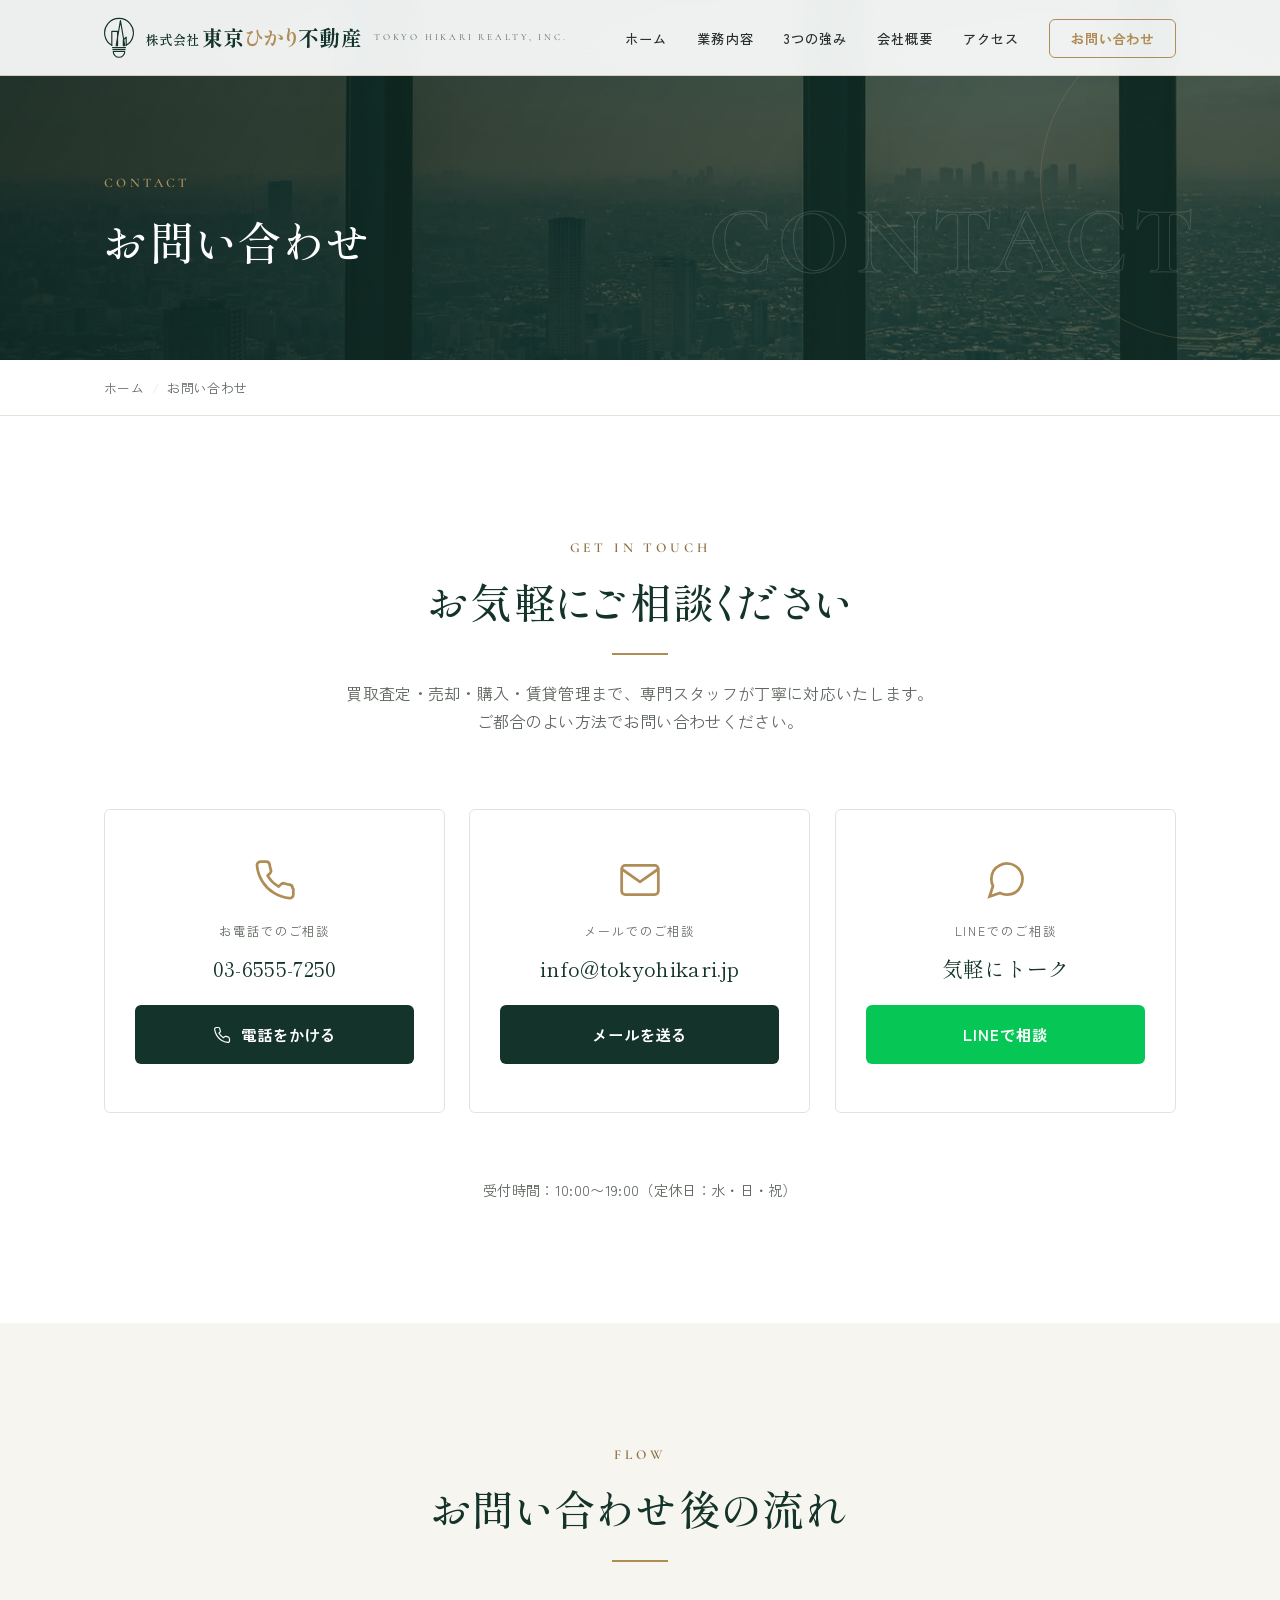
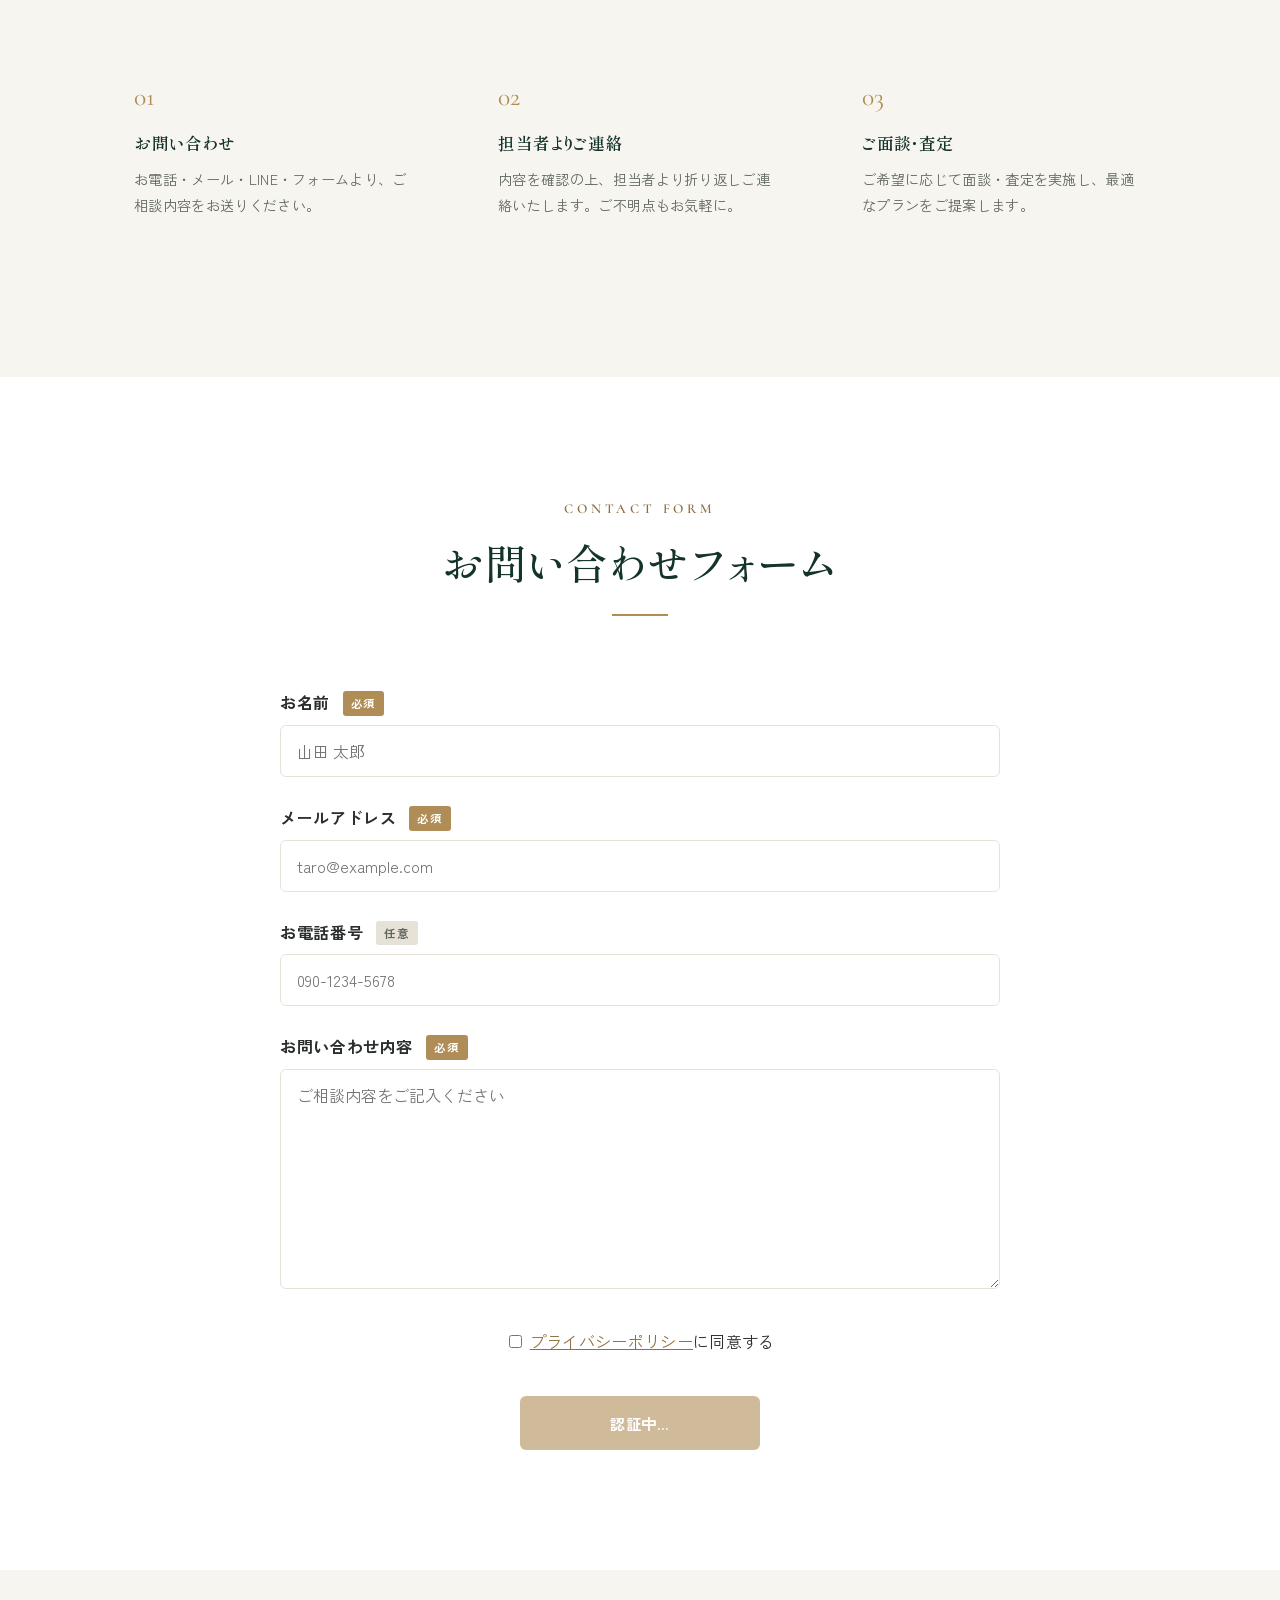
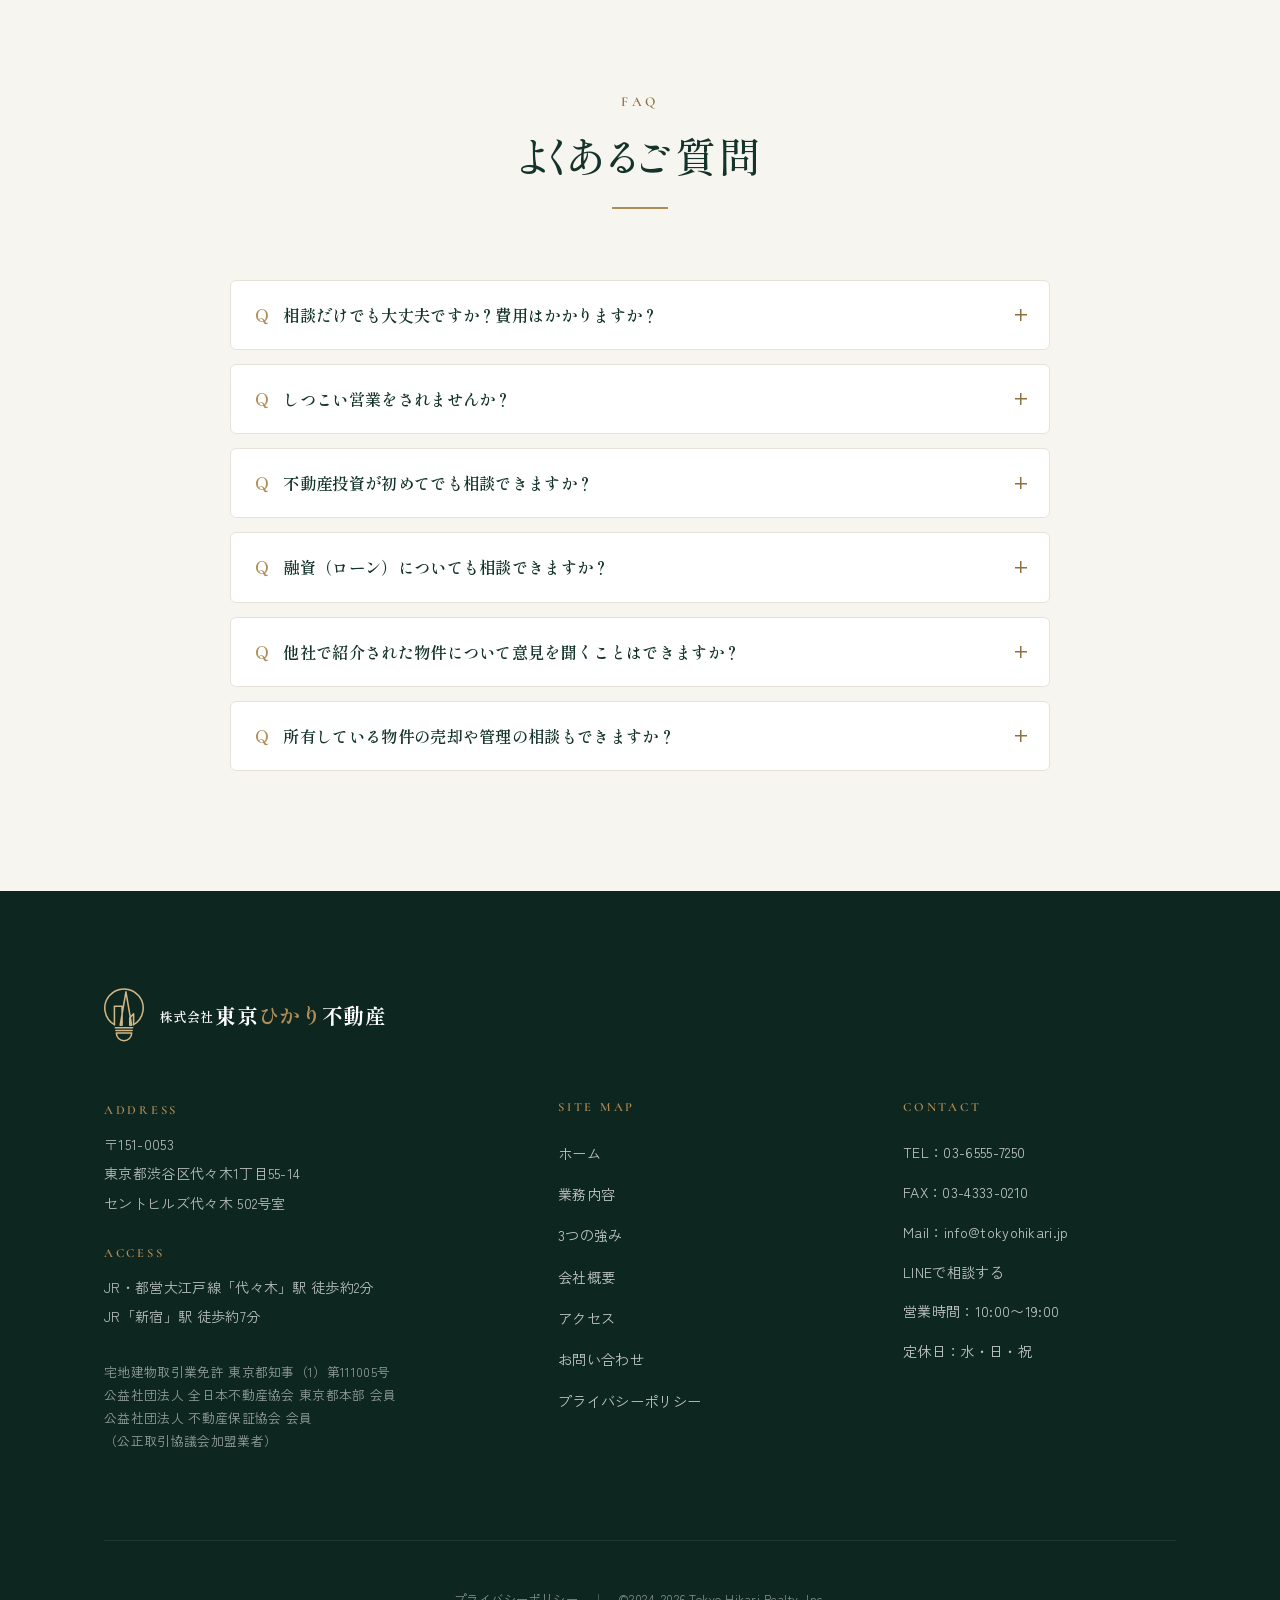
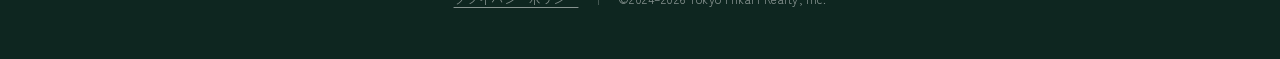
<file: contact.html>
<!DOCTYPE html>
<html lang="ja">
<head>
  <meta charset="UTF-8" />
  <meta name="viewport" content="width=device-width, initial-scale=1.0" />
  <title>お問い合わせ｜株式会社東京ひかり不動産</title>
  <meta name="description" content="株式会社東京ひかり不動産へのお問い合わせ。お電話（03-6555-7250）・メール・LINE・フォームより、不動産の買取・売却・購入・管理のご相談を承ります。" />

  <meta property="og:type" content="website" />
  <meta property="og:title" content="お問い合わせ｜株式会社東京ひかり不動産" />
  <meta property="og:description" content="不動産の買取・売却・購入・管理のご相談はこちら。" />
  <meta property="og:url" content="https://www.tokyohikari.jp/contact" />
  <meta property="og:image" content="https://www.tokyohikari.jp/images/ogp.jpg" />
  <meta property="og:site_name" content="株式会社東京ひかり不動産" />

  <link rel="canonical" href="https://www.tokyohikari.jp/contact" />
  <link rel="preconnect" href="https://fonts.googleapis.com" />
  <link rel="preconnect" href="https://fonts.gstatic.com" crossorigin />
  <link href="https://fonts.googleapis.com/css2?family=Cormorant:wght@500;600&family=Playfair+Display:wght@500;600&family=Shippori+Mincho:wght@500;600;700&family=Zen+Kaku+Gothic+Antique:wght@400;500;700;900&display=swap" rel="stylesheet" />
  <link rel="stylesheet" href="css/style.css?v=20260807" />

  <!-- Favicon / App Icons -->
  <link rel="icon" href="favicon.svg" type="image/svg+xml" />
  <link rel="icon" href="favicon-32.png" type="image/png" sizes="32x32" />
  <link rel="apple-touch-icon" href="apple-touch-icon.png" />
  <link rel="icon" href="/favicon.ico" sizes="16x16 32x32 48x48" />
  <meta name="theme-color" content="#14342b" />

  <!-- JSON-LD（よくあるご質問）※ページ内のFAQを変更したらここも修正 -->
  <script type="application/ld+json">
  {
    "@context": "https://schema.org",
    "@type": "FAQPage",
    "mainEntity": [
      {
        "@type": "Question",
        "name": "相談だけでも大丈夫ですか？費用はかかりますか？",
        "acceptedAnswer": { "@type": "Answer", "text": "はい、ご相談は無料です。ご相談の結果、進めないご判断をされる場合もまったく問題ございません。無理にお話を進めることはありませんので、お気軽にご相談ください。" }
      },
      {
        "@type": "Question",
        "name": "しつこい営業をされませんか？",
        "acceptedAnswer": { "@type": "Answer", "text": "いたしません。当社は、空室や修繕費、相場の変動といったリスクも含めてご説明し、お客様ご自身に納得いただいた上でご判断いただくことを大切にしています。物件によってはおすすめしないケースもありますが、その点も率直にお伝えしています。" }
      },
      {
        "@type": "Question",
        "name": "不動産投資が初めてでも相談できますか？",
        "acceptedAnswer": { "@type": "Answer", "text": "はい。初めてご検討される方から既に運用中の方まで、それぞれの状況に応じたご相談が可能です。ご年収・ご予算に合わせた収支シミュレーションの作成も承っております。" }
      },
      {
        "@type": "Question",
        "name": "融資（ローン）についても相談できますか？",
        "acceptedAnswer": { "@type": "Answer", "text": "はい、無料でご相談いただけます。ご年収・ご予算に合わせた収支シミュレーションの作成から、融資利用先の選定・金融機関のご紹介まで承っております。" }
      },
      {
        "@type": "Question",
        "name": "他社で紹介された物件について意見を聞くことはできますか？",
        "acceptedAnswer": { "@type": "Answer", "text": "はい、セカンドオピニオンとしてのご相談も承っております。相場データや収支シミュレーションなど、具体的な数値に基づいてご説明いたします。" }
      },
      {
        "@type": "Question",
        "name": "所有している物件の売却や管理の相談もできますか？",
        "acceptedAnswer": { "@type": "Answer", "text": "売却のご相談は承っております。賃貸管理につきましてはご状況により異なりますので、まずはお気軽にお問い合わせください。" }
      }
    ]
  }
  </script>
</head>
<body>

  <!-- ============ HEADER ============ -->
  <header class="header">
    <div class="container header__inner">
      <a href="/" class="brand" aria-label="株式会社東京ひかり不動産 ホーム">
        <img src="images/logo.svg" alt="" class="brand__logo" width="30" height="42" />
        <span class="brand__mark"><span class="brand__co">株式会社</span>東京<span class="lumine">ひかり</span>不動産</span>
        <span class="brand__en">Tokyo Hikari Realty, Inc.</span>
      </a>
      <button class="nav-toggle" aria-label="メニューを開く" aria-expanded="false" aria-controls="gnav">
        <span></span><span></span><span></span>
      </button>
      <nav class="gnav" id="gnav">
        <video class="gnav__video" data-src="images/menu-forum.mp4" muted loop playsinline preload="none" aria-hidden="true"></video>
        <div class="gnav__scrim" aria-hidden="true"></div>
        <span class="gnav__brand" aria-hidden="true"><span class="gnav__co">株式会社</span>東京<span class="lumine">ひかり</span>不動産</span>
        <ul class="gnav__list">
          <li><a href="/" class="gnav__link">ホーム</a></li>
          <li><a href="/services" class="gnav__link">業務内容</a></li>
          <li><a href="/strengths" class="gnav__link">3つの強み</a></li>
          <li><a href="/company" class="gnav__link">会社概要</a></li>
          <li><a href="/access" class="gnav__link">アクセス</a></li>
          <li><a href="/contact" class="gnav__cta">お問い合わせ</a></li>
        </ul>
      </nav>
    </div>
  </header>

  <main>
    <!-- ============ PAGE HERO ============ -->
    <section class="page-hero">
      <div class="container page-hero__inner" data-en="Contact">
        <span class="page-hero__en">Contact</span>
        <h1 class="page-hero__title">お問い合わせ</h1>
      </div>
    </section>
    <div class="breadcrumb">
      <div class="container">
        <a href="/">ホーム</a><span>/</span>お問い合わせ
      </div>
    </div>

    <!-- ============ 夏季休業のお知らせ（期間限定） ============
      掲載終了後は、この <section> ブロックごと削除してください（全ページ共通）。
      削除し忘れても data-notice-until の翌日から自動的に非表示になります。
    -->
    <section class="notice-band" data-notice-until="2026-08-16">
      <div class="container notice-band__inner">
        <span class="notice-band__label">Information</span>
        <p class="notice-band__text">
          夏季休業のお知らせ：8月9日（日）〜8月16日（日）
          <span class="notice-band__note">休業期間中にいただいたお問い合わせへのご返信は、8月17日（月）以降に順次させていただきます。</span>
        </p>
      </div>
    </section>

    <!-- ============ CONTACT METHODS ============ -->
    <section class="section">
      <div class="container">
        <div class="section-head reveal">
          <span class="section-head__en">Get in Touch</span>
          <h2 class="section-head__title">お気軽にご相談ください</h2>
          <p class="section-head__lead">
            買取査定・売却・購入・賃貸管理まで、専門スタッフが丁寧に対応いたします。<br />
            ご都合のよい方法でお問い合わせください。
          </p>
        </div>

        <div class="contact-methods">
          <div class="contact-card reveal">
            <div class="contact-card__icon" aria-hidden="true">
              <svg viewBox="0 0 24 24" fill="none" stroke="currentColor" stroke-width="1.5"><path d="M22 16.9v3a2 2 0 0 1-2.2 2 19.8 19.8 0 0 1-8.6-3 19.5 19.5 0 0 1-6-6 19.8 19.8 0 0 1-3-8.6A2 2 0 0 1 4.1 2h3a2 2 0 0 1 2 1.7c.1.9.3 1.8.6 2.6a2 2 0 0 1-.5 2.1L8 9.6a16 16 0 0 0 6 6l1.2-1.2a2 2 0 0 1 2.1-.5c.8.3 1.7.5 2.6.6a2 2 0 0 1 1.7 2z"/></svg>
            </div>
            <div class="contact-card__label">お電話でのご相談</div>
            <div class="contact-card__value">03-6555-7250</div>
            <a href="tel:0365557250" class="btn btn--navy">
              <svg width="18" height="18" viewBox="0 0 24 24" fill="none" stroke="currentColor" stroke-width="1.6" aria-hidden="true"><path d="M22 16.9v3a2 2 0 0 1-2.2 2 19.8 19.8 0 0 1-8.6-3 19.5 19.5 0 0 1-6-6 19.8 19.8 0 0 1-3-8.6A2 2 0 0 1 4.1 2h3a2 2 0 0 1 2 1.7c.1.9.3 1.8.6 2.6a2 2 0 0 1-.5 2.1L8 9.6a16 16 0 0 0 6 6l1.2-1.2a2 2 0 0 1 2.1-.5c.8.3 1.7.5 2.6.6a2 2 0 0 1 1.7 2z"/></svg>
              電話をかける
            </a>
          </div>

          <div class="contact-card reveal">
            <div class="contact-card__icon" aria-hidden="true">
              <svg viewBox="0 0 24 24" fill="none" stroke="currentColor" stroke-width="1.5"><rect x="2" y="4" width="20" height="16" rx="2"/><path d="m2 6 10 7L22 6"/></svg>
            </div>
            <div class="contact-card__label">メールでのご相談</div>
            <div class="contact-card__value">info@tokyohikari.jp</div>
            <a href="mailto:info@tokyohikari.jp" class="btn btn--navy">メールを送る</a>
          </div>

          <div class="contact-card reveal">
            <div class="contact-card__icon" aria-hidden="true">
              <svg viewBox="0 0 24 24" fill="none" stroke="currentColor" stroke-width="1.5"><path d="M21 11.5a8.38 8.38 0 0 1-.9 3.8 8.5 8.5 0 0 1-7.6 4.7 8.38 8.38 0 0 1-3.8-.9L3 21l1.9-5.7a8.38 8.38 0 0 1-.9-3.8 8.5 8.5 0 0 1 4.7-7.6 8.38 8.38 0 0 1 3.8-.9h.5a8.48 8.48 0 0 1 8 8v.5z"/></svg>
            </div>
            <div class="contact-card__label">LINEでのご相談</div>
            <div class="contact-card__value">気軽にトーク</div>
            <a href="https://lin.ee/lHbVSyY" class="btn btn--line" target="_blank" rel="noopener">LINEで相談</a>
          </div>
        </div>

        <p style="text-align:center; color:var(--color-text-muted); font-size:0.9rem;" class="reveal">
          受付時間：10:00〜19:00（定休日：水・日・祝）
        </p>
      </div>
    </section>

    <!-- ============ STEPS ============ -->
    <section class="section section--alt">
      <div class="container">
        <div class="section-head reveal">
          <span class="section-head__en">Flow</span>
          <h2 class="section-head__title">お問い合わせ後の流れ</h2>
        </div>
        <div class="steps reveal">
          <div class="step">
            <h3 class="step__title">お問い合わせ</h3>
            <p class="step__text">お電話・メール・LINE・フォームより、ご相談内容をお送りください。</p>
          </div>
          <div class="step">
            <h3 class="step__title">担当者よりご連絡</h3>
            <p class="step__text">内容を確認の上、担当者より折り返しご連絡いたします。ご不明点もお気軽に。</p>
          </div>
          <div class="step">
            <h3 class="step__title">ご面談・査定</h3>
            <p class="step__text">ご希望に応じて面談・査定を実施し、最適なプランをご提案します。</p>
          </div>
        </div>
      </div>
    </section>

    <!-- ============ FORM ============ -->
    <section class="section">
      <div class="container">
        <div class="section-head reveal">
          <span class="section-head__en">Contact Form</span>
          <h2 class="section-head__title">お問い合わせフォーム</h2>
        </div>
        <div class="reveal">
          <form class="cform" id="contact-form" novalidate>
            <div class="cform__row">
              <label class="cform__label" for="cf-name">お名前 <span class="cform__req">必須</span></label>
              <input class="cform__input" type="text" id="cf-name" name="name" autocomplete="name" required maxlength="100" placeholder="山田 太郎" />
            </div>
            <div class="cform__row">
              <label class="cform__label" for="cf-email">メールアドレス <span class="cform__req">必須</span></label>
              <input class="cform__input" type="email" id="cf-email" name="email" autocomplete="email" required maxlength="200" placeholder="taro@example.com" />
            </div>
            <div class="cform__row">
              <label class="cform__label" for="cf-phone">お電話番号 <span class="cform__opt">任意</span></label>
              <input class="cform__input" type="tel" id="cf-phone" name="phone" autocomplete="tel" maxlength="40" placeholder="090-1234-5678" />
            </div>
            <div class="cform__row">
              <label class="cform__label" for="cf-message">お問い合わせ内容 <span class="cform__req">必須</span></label>
              <textarea class="cform__input cform__textarea" id="cf-message" name="message" required maxlength="5000" rows="8" placeholder="ご相談内容をご記入ください"></textarea>
            </div>
            <p class="cform__hp" aria-hidden="true">
              <label>会社名<input type="text" name="company" tabindex="-1" autocomplete="off" /></label>
            </p>
            <div class="cform__agree">
              <label><input type="checkbox" id="cf-agree" required />
                <span><a href="/privacy" target="_blank" rel="noopener">プライバシーポリシー</a>に同意する</span></label>
            </div>
            <div class="cf-turnstile" data-sitekey="0x4AAAAAAD31RSPRLn8eCRQy" data-theme="light" data-callback="onTurnstileReady" data-expired-callback="onTurnstileExpired" data-error-callback="onTurnstileError"></div>
            <p class="cform__error" id="cform-ts-warning" hidden>
              セキュリティチェックを完了できませんでした。広告ブロック等の拡張機能やセキュリティソフトを
              お使いの場合は一時的に無効にして、ページを再読み込みのうえお試しください。
              改善しない場合は、お電話（03-6555-7250）またはメール（info@tokyohikari.jp）にてご連絡ください。
            </p>
            <p class="cform__error" id="cform-error" hidden>
              送信に失敗しました。お手数ですが、時間をおいて再度お試しいただくか、
              お電話（03-6555-7250）またはメール（info@tokyohikari.jp）にてご連絡ください。
            </p>
            <div class="cform__submit">
              <button type="submit" class="btn btn--gold" id="cform-submit" disabled>認証中…</button>
            </div>
          </form>
          <div class="cform__done" id="cform-done" hidden>
            <p>お問い合わせを受け付けました。<br />内容を確認のうえ、担当者よりご連絡いたします。</p>
          </div>
        </div>
      </div>
    </section>

    <!-- ============ FAQ ============ -->
    <!--
      TODO: 回答文は既存ページの記載内容をもとにした叩き台です。公開前に内容をご確認ください。
      特に最後の「賃貸管理のみのご依頼」の可否は要確認（現状は曖昧な表現でぼかしています）。
      項目の追加・削除は <details> ブロック単位で行えます。
      ※内容を変更した場合は、<head> 内の FAQPage 構造化データ（JSON-LD）も合わせて修正してください。
    -->
    <section class="section section--alt" id="faq">
      <div class="container">
        <div class="section-head reveal">
          <span class="section-head__en">FAQ</span>
          <h2 class="section-head__title">よくあるご質問</h2>
        </div>
        <div class="faq reveal">
          <details class="faq-item">
            <summary class="faq-item__q">相談だけでも大丈夫ですか？費用はかかりますか？</summary>
            <p class="faq-item__a">はい、ご相談は無料です。ご相談の結果、進めないご判断をされる場合もまったく問題ございません。無理にお話を進めることはありませんので、お気軽にご相談ください。</p>
          </details>

          <details class="faq-item">
            <summary class="faq-item__q">しつこい営業をされませんか？</summary>
            <p class="faq-item__a">いたしません。当社は、空室や修繕費、相場の変動といったリスクも含めてご説明し、お客様ご自身に納得いただいた上でご判断いただくことを大切にしています。物件によってはおすすめしないケースもありますが、その点も率直にお伝えしています。</p>
          </details>

          <details class="faq-item">
            <summary class="faq-item__q">不動産投資が初めてでも相談できますか？</summary>
            <p class="faq-item__a">はい。初めてご検討される方から既に運用中の方まで、それぞれの状況に応じたご相談が可能です。ご年収・ご予算に合わせた収支シミュレーションの作成も承っております。</p>
          </details>

          <details class="faq-item">
            <summary class="faq-item__q">融資（ローン）についても相談できますか？</summary>
            <p class="faq-item__a">はい、無料でご相談いただけます。ご年収・ご予算に合わせた収支シミュレーションの作成から、融資利用先の選定・金融機関のご紹介まで承っております。</p>
          </details>

          <details class="faq-item">
            <summary class="faq-item__q">他社で紹介された物件について意見を聞くことはできますか？</summary>
            <p class="faq-item__a">はい、セカンドオピニオンとしてのご相談も承っております。相場データや収支シミュレーションなど、具体的な数値に基づいてご説明いたします。</p>
          </details>

          <details class="faq-item">
            <summary class="faq-item__q">所有している物件の売却や管理の相談もできますか？</summary>
            <p class="faq-item__a">売却のご相談は承っております。賃貸管理につきましてはご状況により異なりますので、まずはお気軽にお問い合わせください。</p>
          </details>
        </div>
      </div>
    </section>
  </main>

  <!-- ============ FOOTER ============ -->
  <footer class="footer">
    <div class="container">
      <div class="footer__brand">
        <img src="images/logo-white.svg" alt="" class="footer__logo" width="40" height="56" loading="lazy" />
        <div class="footer__brand-mark"><span class="footer__co">株式会社</span>東京<span class="lumine">ひかり</span>不動産</div>
      </div>
      <div class="footer__top">
        <div>
          <span class="footer__label">Address</span>
          <p class="footer__addr">
            〒151-0053<br />
            東京都渋谷区代々木1丁目55-14<br />
            セントヒルズ代々木 502号室
          </p>
          <span class="footer__label">Access</span>
          <p class="footer__addr">
            JR・都営大江戸線「代々木」駅 徒歩約2分<br />
            JR「新宿」駅 徒歩約7分
          </p>
          <p class="footer__license">
            宅地建物取引業免許 東京都知事（1）第111005号<br />
            公益社団法人 全日本不動産協会 東京都本部 会員<br />
            公益社団法人 不動産保証協会 会員<br />（公正取引協議会加盟業者）
          </p>
        </div>
        <div>
          <h3 class="footer__col-title">Site Map</h3>
          <ul class="footer__nav">
            <li><a href="/">ホーム</a></li>
            <li><a href="/services">業務内容</a></li>
            <li><a href="/strengths">3つの強み</a></li>
            <li><a href="/company">会社概要</a></li>
            <li><a href="/access">アクセス</a></li>
            <li><a href="/contact">お問い合わせ</a></li>
            <li><a href="/privacy">プライバシーポリシー</a></li>
          </ul>
        </div>
        <div>
          <h3 class="footer__col-title">Contact</h3>
          <ul class="footer__contact">
            <li>TEL：<a href="tel:0365557250">03-6555-7250</a></li>
            <li>FAX：03-4333-0210</li>
            <li>Mail：<a href="mailto:info@tokyohikari.jp">info@tokyohikari.jp</a></li>
            <li><a href="https://lin.ee/lHbVSyY" target="_blank" rel="noopener">LINEで相談する</a></li>
            <li>営業時間：10:00〜19:00</li>
            <li>定休日：水・日・祝</li>
          </ul>
        </div>
      </div>
      <div class="footer__bottom">
        <a href="/privacy">プライバシーポリシー</a>
        <span aria-hidden="true">｜</span>
        &copy;2024&ndash;2026 Tokyo Hikari Realty, Inc.
      </div>
    </div>
  </footer>

  <script src="https://challenges.cloudflare.com/turnstile/v0/api.js" async defer onerror="window.onTurnstileScriptError && window.onTurnstileScriptError()"></script>
  <script src="js/main.js?v=20260807"></script>
</body>
</html>
</file>
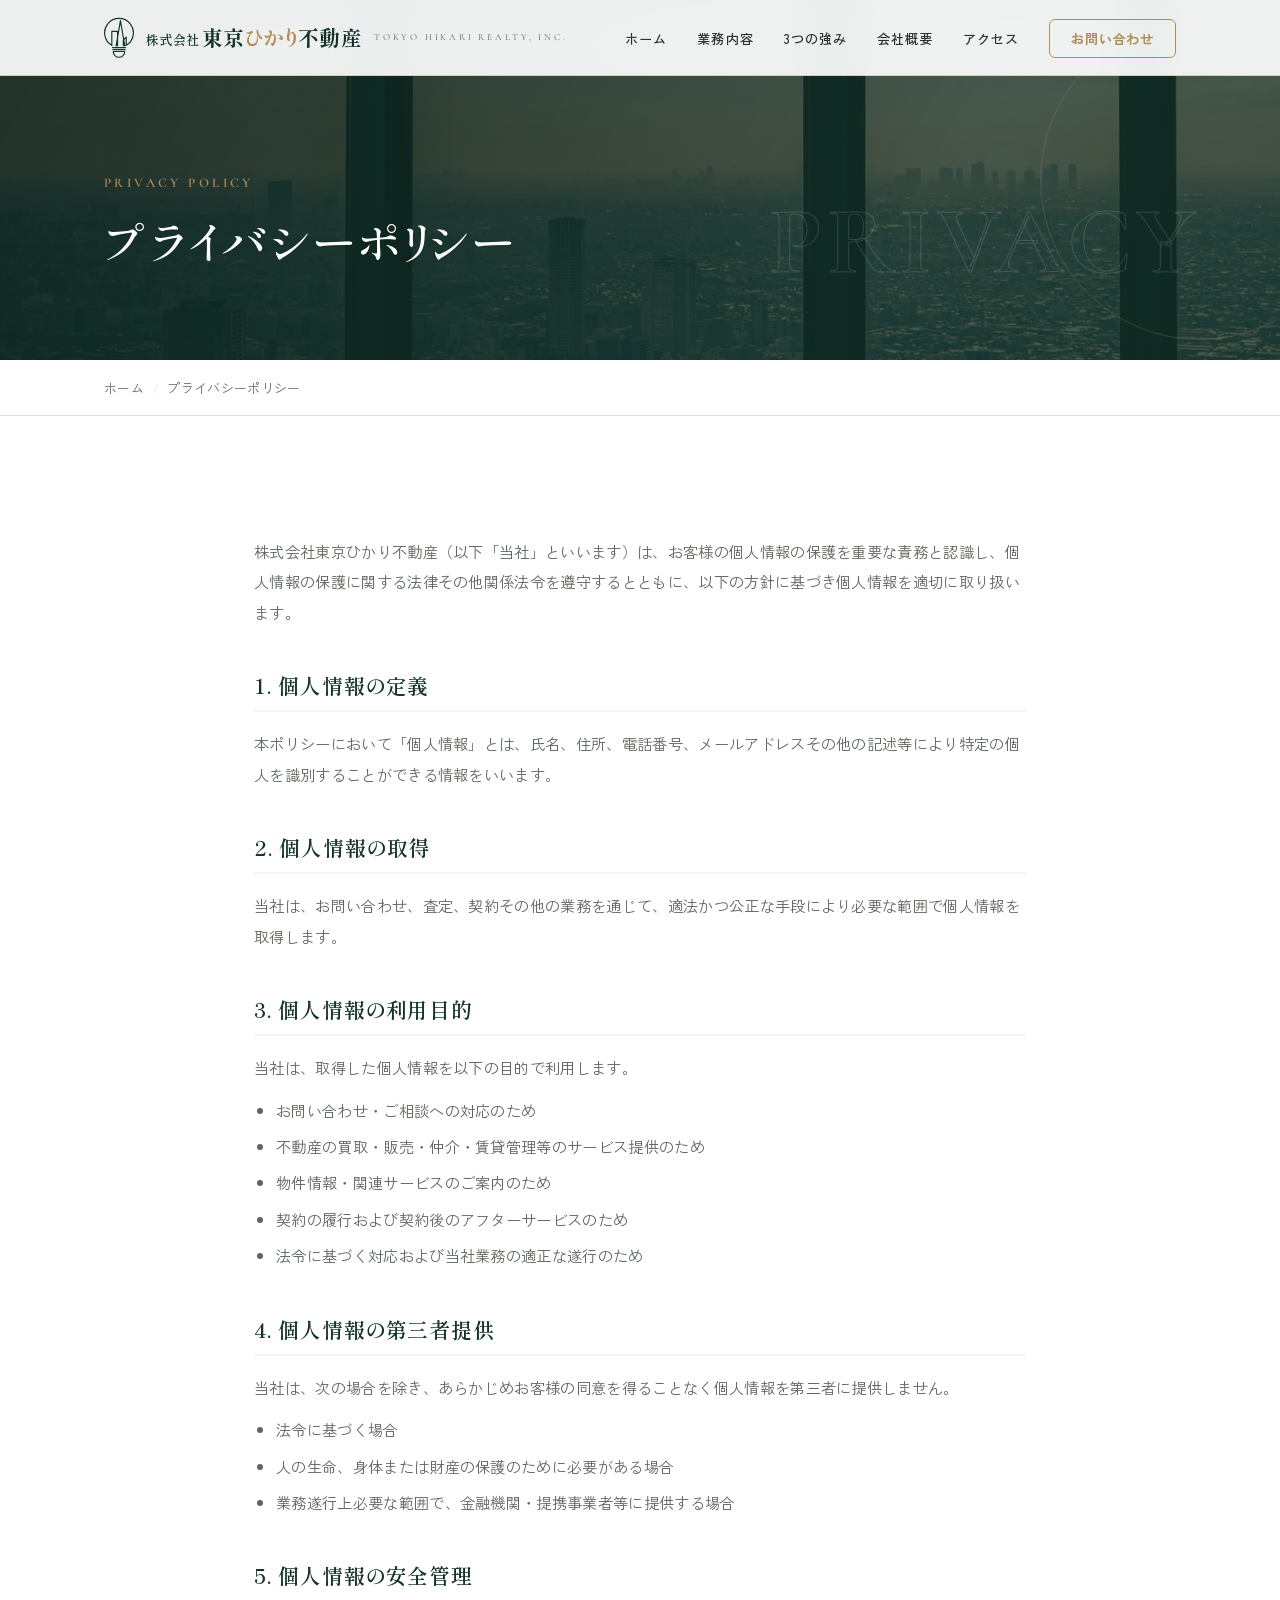
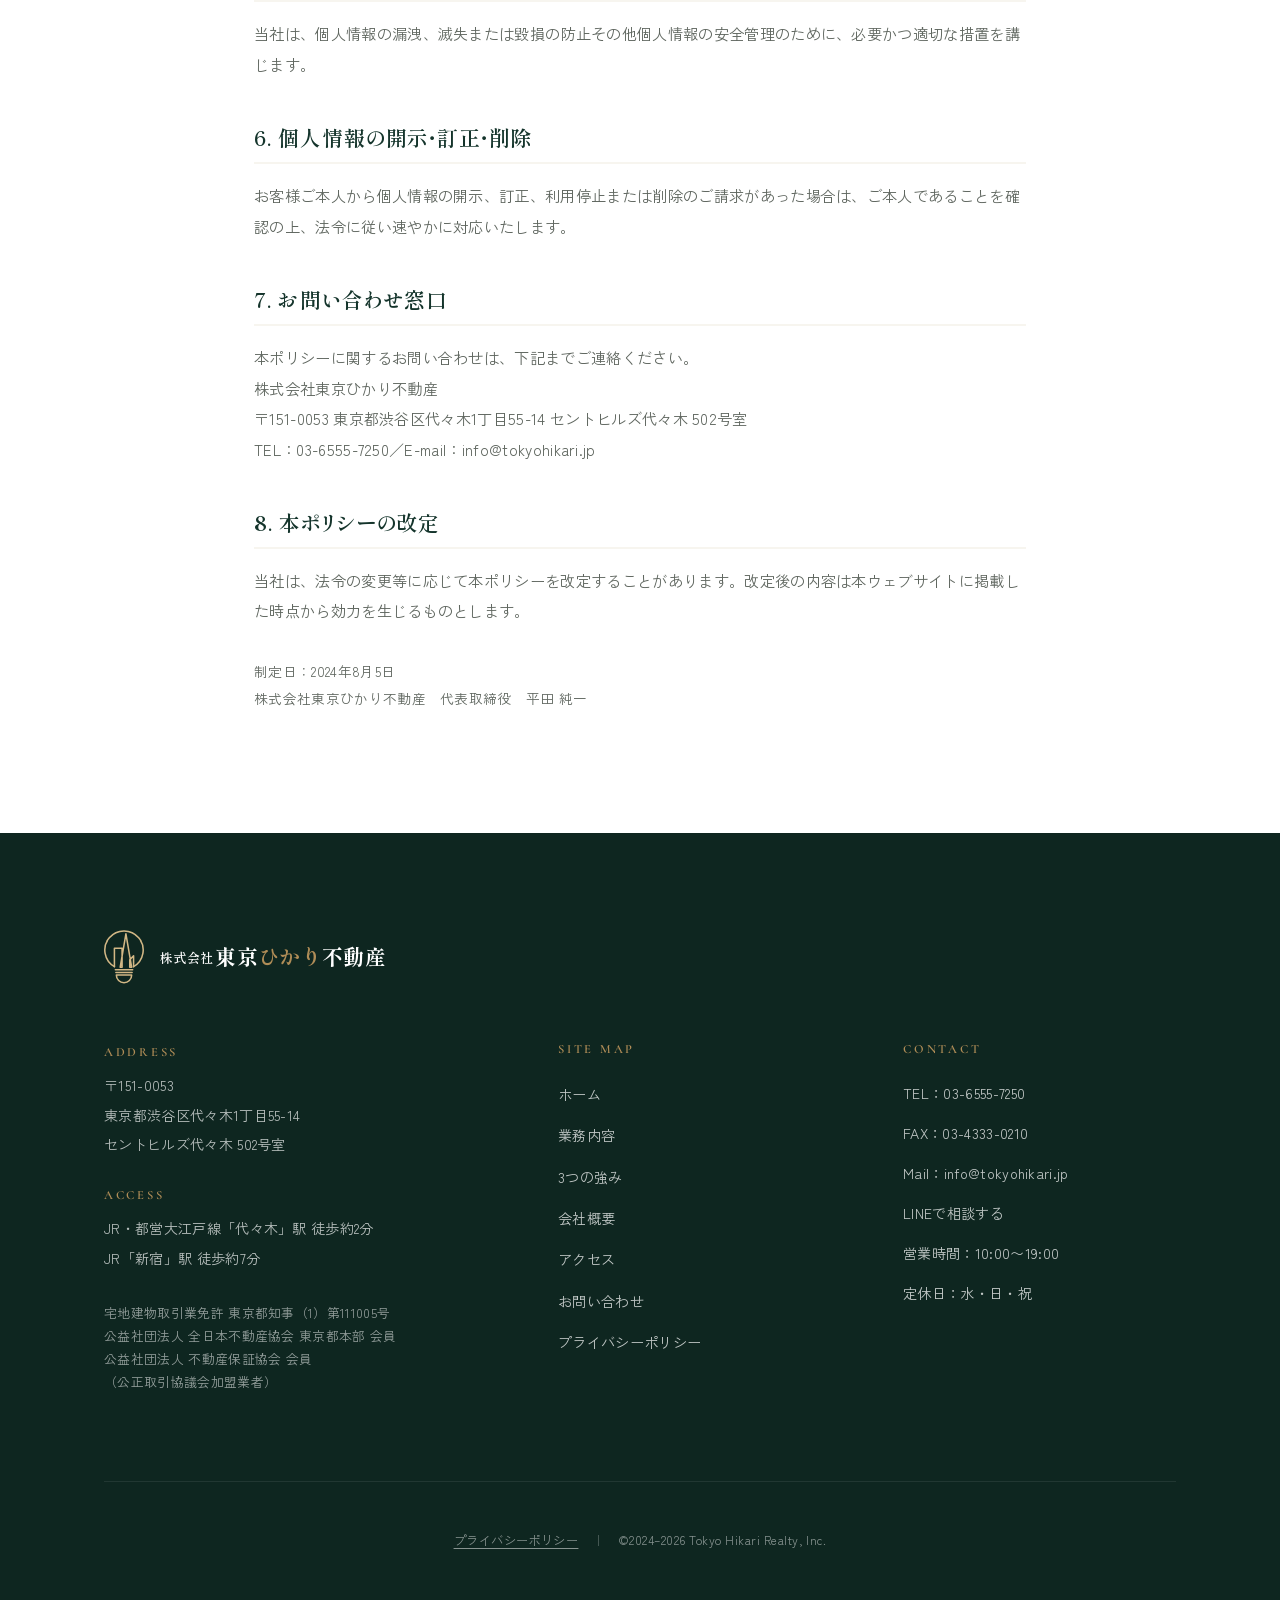
<file: privacy.html>
<!DOCTYPE html>
<html lang="ja">
<head>
  <meta charset="UTF-8" />
  <meta name="viewport" content="width=device-width, initial-scale=1.0" />
  <title>プライバシーポリシー｜株式会社東京ひかり不動産</title>
  <meta name="description" content="株式会社東京ひかり不動産のプライバシーポリシー（個人情報保護方針）。お客様の個人情報の取り扱いについてご説明します。" />
  <meta name="robots" content="noindex" />

  <link rel="canonical" href="https://www.tokyohikari.jp/privacy" />
  <link rel="preconnect" href="https://fonts.googleapis.com" />
  <link rel="preconnect" href="https://fonts.gstatic.com" crossorigin />
  <link href="https://fonts.googleapis.com/css2?family=Cormorant:wght@500;600&family=Playfair+Display:wght@500;600&family=Shippori+Mincho:wght@500;600;700&family=Zen+Kaku+Gothic+Antique:wght@400;500;700;900&display=swap" rel="stylesheet" />
  <link rel="stylesheet" href="css/style.css?v=20260807" />

  <!-- Favicon / App Icons -->
  <link rel="icon" href="favicon.svg" type="image/svg+xml" />
  <link rel="icon" href="favicon-32.png" type="image/png" sizes="32x32" />
  <link rel="apple-touch-icon" href="apple-touch-icon.png" />
  <link rel="icon" href="/favicon.ico" sizes="16x16 32x32 48x48" />
  <meta name="theme-color" content="#14342b" />
</head>
<body>

  <!-- ============ HEADER ============ -->
  <header class="header">
    <div class="container header__inner">
      <a href="/" class="brand" aria-label="株式会社東京ひかり不動産 ホーム">
        <img src="images/logo.svg" alt="" class="brand__logo" width="30" height="42" />
        <span class="brand__mark"><span class="brand__co">株式会社</span>東京<span class="lumine">ひかり</span>不動産</span>
        <span class="brand__en">Tokyo Hikari Realty, Inc.</span>
      </a>
      <button class="nav-toggle" aria-label="メニューを開く" aria-expanded="false" aria-controls="gnav">
        <span></span><span></span><span></span>
      </button>
      <nav class="gnav" id="gnav">
        <video class="gnav__video" data-src="images/menu-forum.mp4" muted loop playsinline preload="none" aria-hidden="true"></video>
        <div class="gnav__scrim" aria-hidden="true"></div>
        <span class="gnav__brand" aria-hidden="true"><span class="gnav__co">株式会社</span>東京<span class="lumine">ひかり</span>不動産</span>
        <ul class="gnav__list">
          <li><a href="/" class="gnav__link">ホーム</a></li>
          <li><a href="/services" class="gnav__link">業務内容</a></li>
          <li><a href="/strengths" class="gnav__link">3つの強み</a></li>
          <li><a href="/company" class="gnav__link">会社概要</a></li>
          <li><a href="/access" class="gnav__link">アクセス</a></li>
          <li><a href="/contact" class="gnav__cta">お問い合わせ</a></li>
        </ul>
      </nav>
    </div>
  </header>

  <main>
    <!-- ============ PAGE HERO ============ -->
    <section class="page-hero">
      <div class="container page-hero__inner" data-en="Privacy">
        <span class="page-hero__en">Privacy Policy</span>
        <h1 class="page-hero__title">プライバシーポリシー</h1>
      </div>
    </section>
    <div class="breadcrumb">
      <div class="container">
        <a href="/">ホーム</a><span>/</span>プライバシーポリシー
      </div>
    </div>

    <!-- ============ 夏季休業のお知らせ（期間限定） ============
      掲載終了後は、この <section> ブロックごと削除してください（全ページ共通）。
      削除し忘れても data-notice-until の翌日から自動的に非表示になります。
    -->
    <section class="notice-band" data-notice-until="2026-08-16">
      <div class="container notice-band__inner">
        <span class="notice-band__label">Information</span>
        <p class="notice-band__text">
          夏季休業のお知らせ：8月9日（日）〜8月16日（日）
          <span class="notice-band__note">休業期間中にいただいたお問い合わせへのご返信は、8月17日（月）以降に順次させていただきます。</span>
        </p>
      </div>
    </section>

    <!--
      TODO: 現サイトに掲載中のプライバシーポリシー原文があれば、それに差し替えてください。
      以下は不動産業向けの標準的な雛形です。内容をご確認の上、必要に応じて修正してください。
    -->
    <section class="section">
      <div class="container" style="max-width:820px;">
        <div class="prose reveal">
          <p>
            株式会社東京ひかり不動産（以下「当社」といいます）は、お客様の個人情報の保護を重要な責務と認識し、個人情報の保護に関する法律その他関係法令を遵守するとともに、以下の方針に基づき個人情報を適切に取り扱います。
          </p>

          <h2>1. 個人情報の定義</h2>
          <p>
            本ポリシーにおいて「個人情報」とは、氏名、住所、電話番号、メールアドレスその他の記述等により特定の個人を識別することができる情報をいいます。
          </p>

          <h2>2. 個人情報の取得</h2>
          <p>
            当社は、お問い合わせ、査定、契約その他の業務を通じて、適法かつ公正な手段により必要な範囲で個人情報を取得します。
          </p>

          <h2>3. 個人情報の利用目的</h2>
          <p>当社は、取得した個人情報を以下の目的で利用します。</p>
          <ul>
            <li>お問い合わせ・ご相談への対応のため</li>
            <li>不動産の買取・販売・仲介・賃貸管理等のサービス提供のため</li>
            <li>物件情報・関連サービスのご案内のため</li>
            <li>契約の履行および契約後のアフターサービスのため</li>
            <li>法令に基づく対応および当社業務の適正な遂行のため</li>
          </ul>

          <h2>4. 個人情報の第三者提供</h2>
          <p>
            当社は、次の場合を除き、あらかじめお客様の同意を得ることなく個人情報を第三者に提供しません。
          </p>
          <ul>
            <li>法令に基づく場合</li>
            <li>人の生命、身体または財産の保護のために必要がある場合</li>
            <li>業務遂行上必要な範囲で、金融機関・提携事業者等に提供する場合</li>
          </ul>

          <h2>5. 個人情報の安全管理</h2>
          <p>
            当社は、個人情報の漏洩、滅失または毀損の防止その他個人情報の安全管理のために、必要かつ適切な措置を講じます。
          </p>

          <h2>6. 個人情報の開示・訂正・削除</h2>
          <p>
            お客様ご本人から個人情報の開示、訂正、利用停止または削除のご請求があった場合は、ご本人であることを確認の上、法令に従い速やかに対応いたします。
          </p>

          <h2>7. お問い合わせ窓口</h2>
          <p>
            本ポリシーに関するお問い合わせは、下記までご連絡ください。<br />
            株式会社東京ひかり不動産<br />
            〒151-0053 東京都渋谷区代々木1丁目55-14 セントヒルズ代々木 502号室<br />
            TEL：03-6555-7250／E-mail：info@tokyohikari.jp
          </p>

          <h2>8. 本ポリシーの改定</h2>
          <p>
            当社は、法令の変更等に応じて本ポリシーを改定することがあります。改定後の内容は本ウェブサイトに掲載した時点から効力を生じるものとします。
          </p>

          <p style="margin-top:32px; font-size:0.85rem;">
            制定日：2024年8月5日<br />
            株式会社東京ひかり不動産　代表取締役　平田 純一
          </p>
        </div>
      </div>
    </section>
  </main>

  <!-- ============ FOOTER ============ -->
  <footer class="footer">
    <div class="container">
      <div class="footer__brand">
        <img src="images/logo-white.svg" alt="" class="footer__logo" width="40" height="56" loading="lazy" />
        <div class="footer__brand-mark"><span class="footer__co">株式会社</span>東京<span class="lumine">ひかり</span>不動産</div>
      </div>
      <div class="footer__top">
        <div>
          <span class="footer__label">Address</span>
          <p class="footer__addr">
            〒151-0053<br />
            東京都渋谷区代々木1丁目55-14<br />
            セントヒルズ代々木 502号室
          </p>
          <span class="footer__label">Access</span>
          <p class="footer__addr">
            JR・都営大江戸線「代々木」駅 徒歩約2分<br />
            JR「新宿」駅 徒歩約7分
          </p>
          <p class="footer__license">
            宅地建物取引業免許 東京都知事（1）第111005号<br />
            公益社団法人 全日本不動産協会 東京都本部 会員<br />
            公益社団法人 不動産保証協会 会員<br />（公正取引協議会加盟業者）
          </p>
        </div>
        <div>
          <h3 class="footer__col-title">Site Map</h3>
          <ul class="footer__nav">
            <li><a href="/">ホーム</a></li>
            <li><a href="/services">業務内容</a></li>
            <li><a href="/strengths">3つの強み</a></li>
            <li><a href="/company">会社概要</a></li>
            <li><a href="/access">アクセス</a></li>
            <li><a href="/contact">お問い合わせ</a></li>
            <li><a href="/privacy">プライバシーポリシー</a></li>
          </ul>
        </div>
        <div>
          <h3 class="footer__col-title">Contact</h3>
          <ul class="footer__contact">
            <li>TEL：<a href="tel:0365557250">03-6555-7250</a></li>
            <li>FAX：03-4333-0210</li>
            <li>Mail：<a href="mailto:info@tokyohikari.jp">info@tokyohikari.jp</a></li>
            <li><a href="https://lin.ee/lHbVSyY" target="_blank" rel="noopener">LINEで相談する</a></li>
            <li>営業時間：10:00〜19:00</li>
            <li>定休日：水・日・祝</li>
          </ul>
        </div>
      </div>
      <div class="footer__bottom">
        <a href="/privacy">プライバシーポリシー</a>
        <span aria-hidden="true">｜</span>
        &copy;2024&ndash;2026 Tokyo Hikari Realty, Inc.
      </div>
    </div>
  </footer>

  <script src="js/main.js?v=20260807"></script>
</body>
</html>
</file>
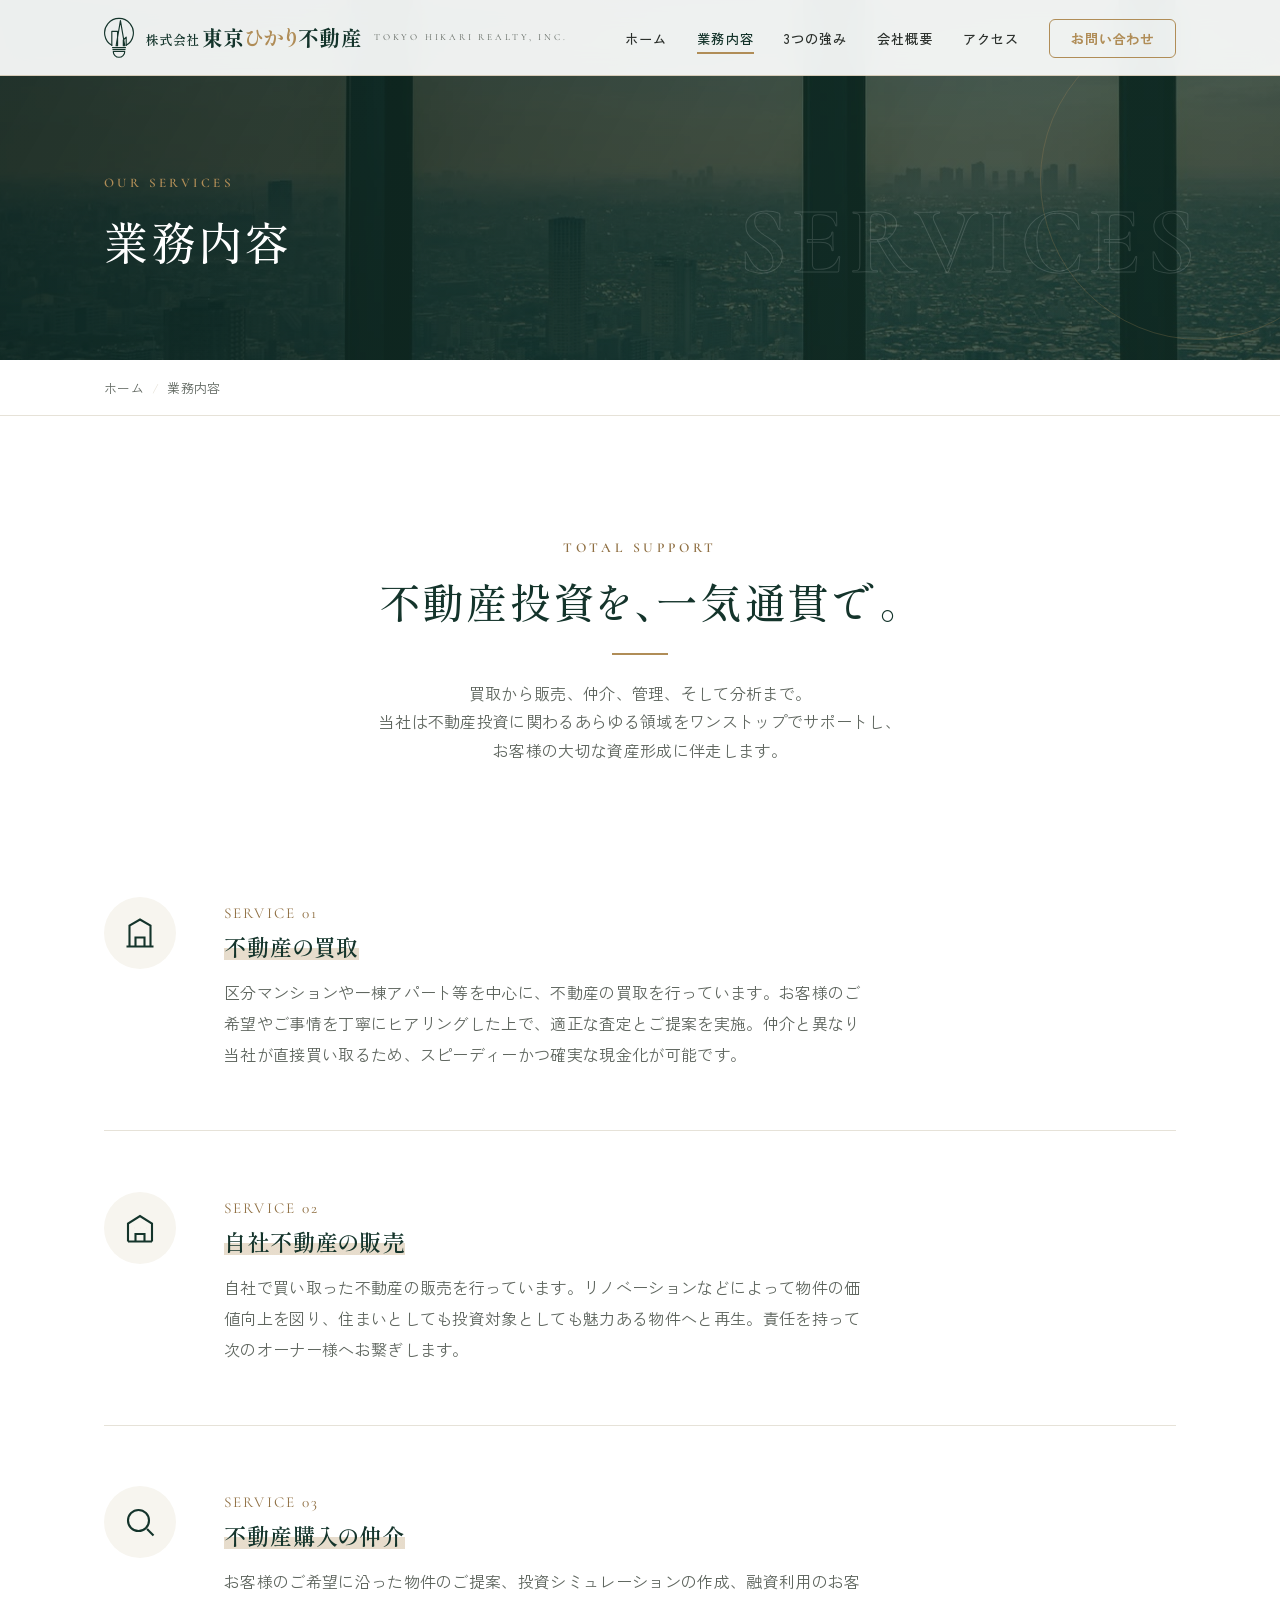
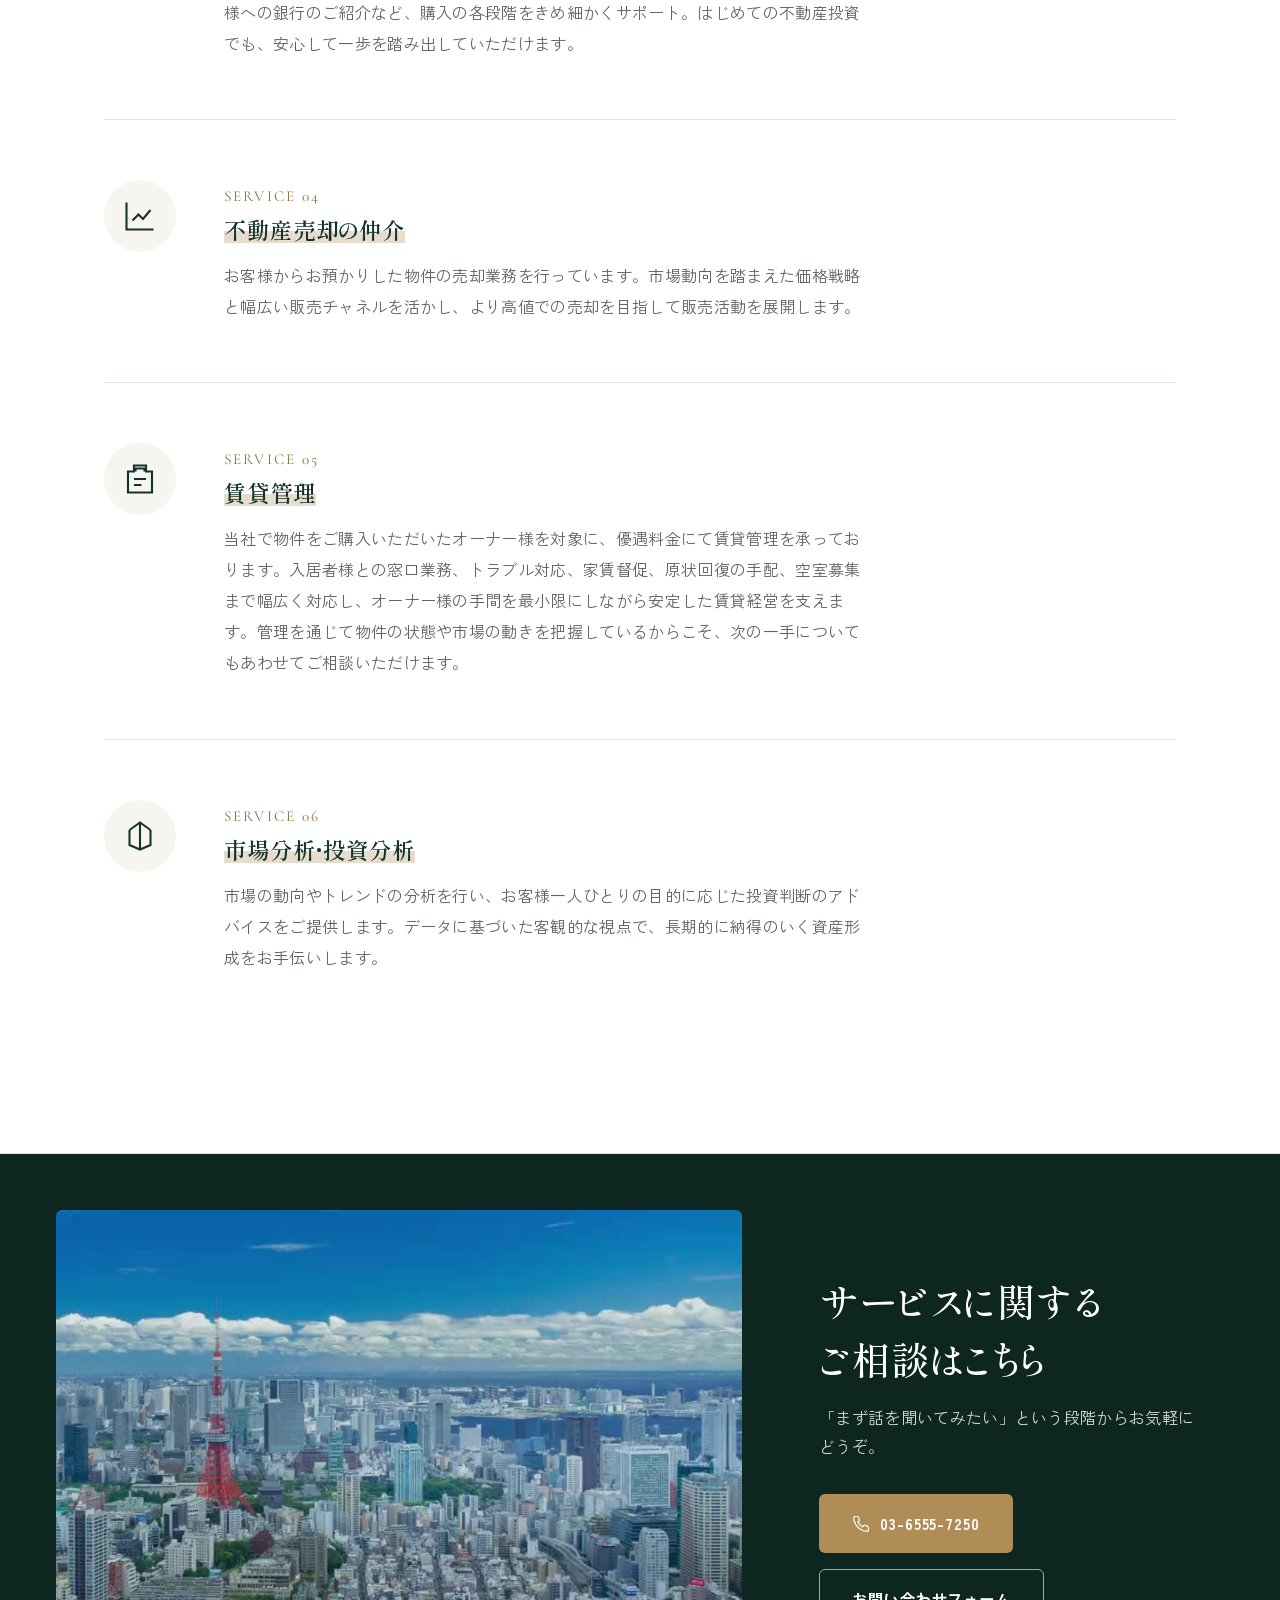
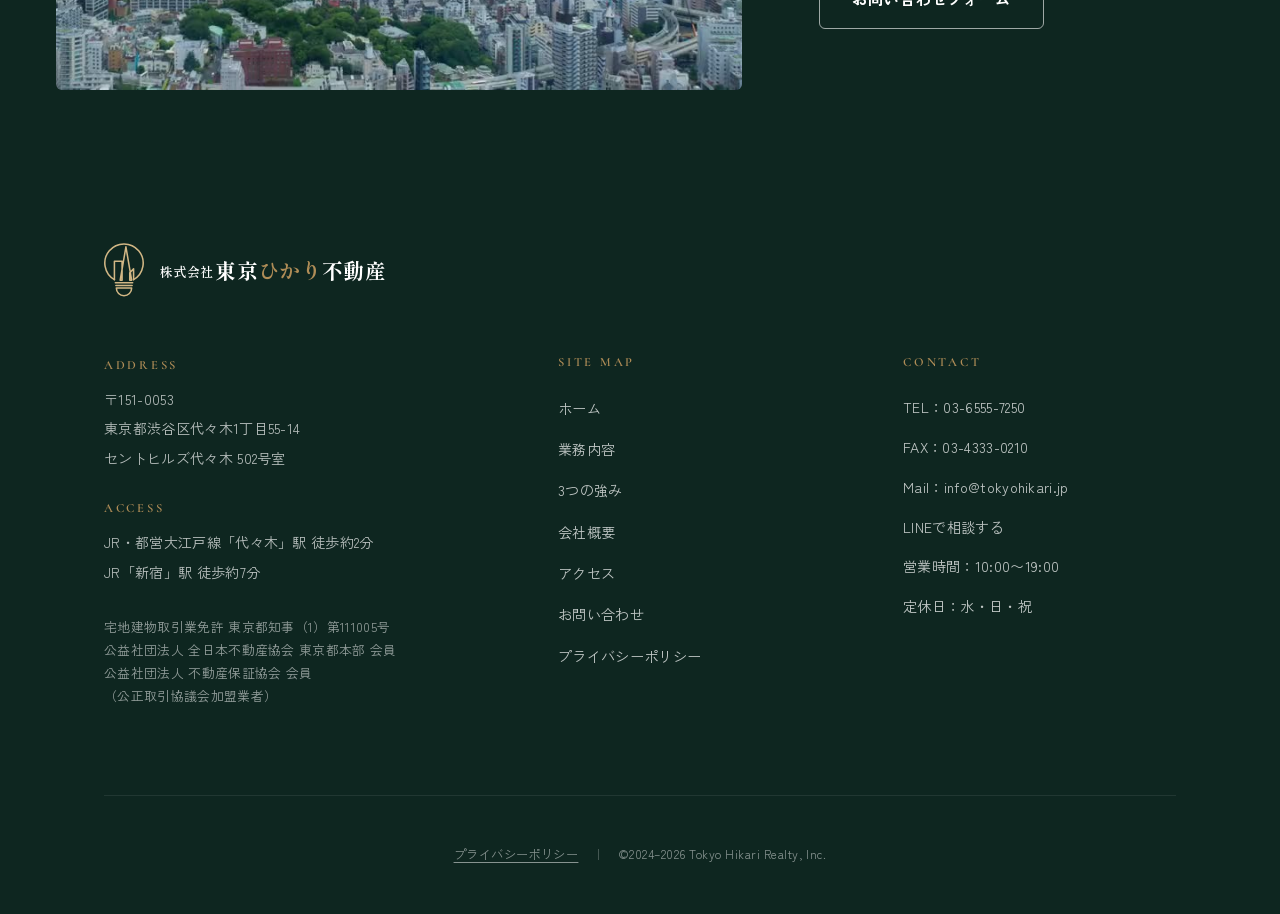
<file: services.html>
<!DOCTYPE html>
<html lang="ja">
<head>
  <meta charset="UTF-8" />
  <meta name="viewport" content="width=device-width, initial-scale=1.0" />
  <title>業務内容｜株式会社東京ひかり不動産</title>
  <meta name="description" content="株式会社東京ひかり不動産の業務内容。不動産の買取・自社販売・購入仲介・売却仲介・賃貸管理・市場分析まで、不動産投資に関わる領域をワンストップで提供します。" />

  <meta property="og:type" content="website" />
  <meta property="og:title" content="業務内容｜株式会社東京ひかり不動産" />
  <meta property="og:description" content="買取・販売・仲介・管理・分析まで。不動産投資をワンストップで支えます。" />
  <meta property="og:url" content="https://www.tokyohikari.jp/services" />
  <meta property="og:image" content="https://www.tokyohikari.jp/images/ogp.jpg" />
  <meta property="og:site_name" content="株式会社東京ひかり不動産" />

  <link rel="canonical" href="https://www.tokyohikari.jp/services" />
  <link rel="preconnect" href="https://fonts.googleapis.com" />
  <link rel="preconnect" href="https://fonts.gstatic.com" crossorigin />
  <link href="https://fonts.googleapis.com/css2?family=Cormorant:wght@500;600&family=Playfair+Display:wght@500;600&family=Shippori+Mincho:wght@500;600;700&family=Zen+Kaku+Gothic+Antique:wght@400;500;700;900&display=swap" rel="stylesheet" />
  <link rel="stylesheet" href="css/style.css?v=20260807" />

  <!-- Favicon / App Icons -->
  <link rel="icon" href="favicon.svg" type="image/svg+xml" />
  <link rel="icon" href="favicon-32.png" type="image/png" sizes="32x32" />
  <link rel="apple-touch-icon" href="apple-touch-icon.png" />
  <link rel="icon" href="/favicon.ico" sizes="16x16 32x32 48x48" />
  <meta name="theme-color" content="#14342b" />

  <script type="application/ld+json">
  {
    "@context": "https://schema.org",
    "@type": "RealEstateAgent",
    "name": "株式会社東京ひかり不動産",
    "logo": "https://www.tokyohikari.jp/images/ogp-square.jpg",
    "image": [
      "https://www.tokyohikari.jp/images/ogp-square.jpg",
      "https://www.tokyohikari.jp/images/ogp.jpg"
    ],
    "url": "https://www.tokyohikari.jp/",
    "telephone": "+81-3-6555-7250",
    "email": "info@tokyohikari.jp",
    "address": {
      "@type": "PostalAddress",
      "postalCode": "151-0053",
      "addressRegion": "東京都",
      "addressLocality": "渋谷区",
      "streetAddress": "代々木1丁目55-14 セントヒルズ代々木 502号室",
      "addressCountry": "JP"
    }
  }
  </script>
</head>
<body>

  <!-- ============ HEADER ============ -->
  <header class="header">
    <div class="container header__inner">
      <a href="/" class="brand" aria-label="株式会社東京ひかり不動産 ホーム">
        <img src="images/logo.svg" alt="" class="brand__logo" width="30" height="42" />
        <span class="brand__mark"><span class="brand__co">株式会社</span>東京<span class="lumine">ひかり</span>不動産</span>
        <span class="brand__en">Tokyo Hikari Realty, Inc.</span>
      </a>
      <button class="nav-toggle" aria-label="メニューを開く" aria-expanded="false" aria-controls="gnav">
        <span></span><span></span><span></span>
      </button>
      <nav class="gnav" id="gnav">
        <video class="gnav__video" data-src="images/menu-forum.mp4" muted loop playsinline preload="none" aria-hidden="true"></video>
        <div class="gnav__scrim" aria-hidden="true"></div>
        <span class="gnav__brand" aria-hidden="true"><span class="gnav__co">株式会社</span>東京<span class="lumine">ひかり</span>不動産</span>
        <ul class="gnav__list">
          <li><a href="/" class="gnav__link">ホーム</a></li>
          <li><a href="/services" class="gnav__link is-active">業務内容</a></li>
          <li><a href="/strengths" class="gnav__link">3つの強み</a></li>
          <li><a href="/company" class="gnav__link">会社概要</a></li>
          <li><a href="/access" class="gnav__link">アクセス</a></li>
          <li><a href="/contact" class="gnav__cta">お問い合わせ</a></li>
        </ul>
      </nav>
    </div>
  </header>

  <main>
    <!-- ============ PAGE HERO ============ -->
    <section class="page-hero">
      <div class="container page-hero__inner" data-en="Services">
        <span class="page-hero__en">Our Services</span>
        <h1 class="page-hero__title">業務内容</h1>
      </div>
    </section>
    <div class="breadcrumb">
      <div class="container">
        <a href="/">ホーム</a><span>/</span>業務内容
      </div>
    </div>

    <!-- ============ 夏季休業のお知らせ（期間限定） ============
      掲載終了後は、この <section> ブロックごと削除してください（全ページ共通）。
      削除し忘れても data-notice-until の翌日から自動的に非表示になります。
    -->
    <section class="notice-band" data-notice-until="2026-08-16">
      <div class="container notice-band__inner">
        <span class="notice-band__label">Information</span>
        <p class="notice-band__text">
          夏季休業のお知らせ：8月9日（日）〜8月16日（日）
          <span class="notice-band__note">休業期間中にいただいたお問い合わせへのご返信は、8月17日（月）以降に順次させていただきます。</span>
        </p>
      </div>
    </section>

    <!-- ============ INTRO ============ -->
    <section class="section">
      <div class="container">
        <div class="section-head reveal">
          <span class="section-head__en">Total Support</span>
          <h2 class="section-head__title">不動産投資を、一気通貫で。</h2>
          <p class="section-head__lead">
            買取から販売、仲介、管理、そして分析まで。<br />
            当社は不動産投資に関わるあらゆる領域をワンストップでサポートし、<br class="pc-only" />
            お客様の大切な資産形成に伴走します。
          </p>
        </div>

        <!-- 01 -->
        <div class="service-row reveal">
          <div class="service-row__icon" aria-hidden="true">
            <svg viewBox="0 0 24 24" fill="none" stroke="currentColor" stroke-width="1.4"><path d="M3 21h18M5 21V7l7-4 7 4v14M9 21v-6h6v6"/></svg>
          </div>
          <div>
            <span class="service-row__num">SERVICE 01</span>
            <h3 class="service-row__title"><span class="marker-sweep">不動産の買取</span></h3>
            <p class="service-row__text">
              区分マンションや一棟アパート等を中心に、不動産の買取を行っています。お客様のご希望やご事情を丁寧にヒアリングした上で、適正な査定とご提案を実施。仲介と異なり当社が直接買い取るため、スピーディーかつ確実な現金化が可能です。
            </p>
          </div>
        </div>

        <!-- 02 -->
        <div class="service-row reveal">
          <div class="service-row__icon" aria-hidden="true">
            <svg viewBox="0 0 24 24" fill="none" stroke="currentColor" stroke-width="1.4"><path d="M4 21V9l8-5 8 5v12M4 21h16M9 21v-5h6v5M8 12h.01M12 12h.01M16 12h.01"/></svg>
          </div>
          <div>
            <span class="service-row__num">SERVICE 02</span>
            <h3 class="service-row__title"><span class="marker-sweep">自社不動産の販売</span></h3>
            <p class="service-row__text">
              自社で買い取った不動産の販売を行っています。リノベーションなどによって物件の価値向上を図り、住まいとしても投資対象としても魅力ある物件へと再生。責任を持って次のオーナー様へお繋ぎします。
            </p>
          </div>
        </div>

        <!-- 03 -->
        <div class="service-row reveal">
          <div class="service-row__icon" aria-hidden="true">
            <svg viewBox="0 0 24 24" fill="none" stroke="currentColor" stroke-width="1.4"><circle cx="11" cy="11" r="7"/><path d="m21 21-4.3-4.3"/></svg>
          </div>
          <div>
            <span class="service-row__num">SERVICE 03</span>
            <h3 class="service-row__title"><span class="marker-sweep">不動産購入の仲介</span></h3>
            <p class="service-row__text">
              お客様のご希望に沿った物件のご提案、投資シミュレーションの作成、融資利用のお客様への銀行のご紹介など、購入の各段階をきめ細かくサポート。はじめての不動産投資でも、安心して一歩を踏み出していただけます。
            </p>
          </div>
        </div>

        <!-- 04 -->
        <div class="service-row reveal">
          <div class="service-row__icon" aria-hidden="true">
            <svg viewBox="0 0 24 24" fill="none" stroke="currentColor" stroke-width="1.4"><path d="M3 3v18h18M7 15l4-4 3 3 5-6"/></svg>
          </div>
          <div>
            <span class="service-row__num">SERVICE 04</span>
            <h3 class="service-row__title"><span class="marker-sweep">不動産売却の仲介</span></h3>
            <p class="service-row__text">
              お客様からお預かりした物件の売却業務を行っています。市場動向を踏まえた価格戦略と幅広い販売チャネルを活かし、より高値での売却を目指して販売活動を展開します。
            </p>
          </div>
        </div>

        <!-- 05 -->
        <div class="service-row reveal">
          <div class="service-row__icon" aria-hidden="true">
            <svg viewBox="0 0 24 24" fill="none" stroke="currentColor" stroke-width="1.4"><path d="M20 7h-4V3H8v4H4v14h16zM9 7V5h6v2M8 12h8M8 16h5"/></svg>
          </div>
          <div>
            <span class="service-row__num">SERVICE 05</span>
            <h3 class="service-row__title"><span class="marker-sweep">賃貸管理</span></h3>
            <p class="service-row__text">
              当社で物件をご購入いただいたオーナー様を対象に、優遇料金にて賃貸管理を承っております。入居者様との窓口業務、トラブル対応、家賃督促、原状回復の手配、空室募集まで幅広く対応し、オーナー様の手間を最小限にしながら安定した賃貸経営を支えます。管理を通じて物件の状態や市場の動きを把握しているからこそ、次の一手についてもあわせてご相談いただけます。
            </p>
          </div>
        </div>

        <!-- 06 -->
        <div class="service-row reveal">
          <div class="service-row__icon" aria-hidden="true">
            <svg viewBox="0 0 24 24" fill="none" stroke="currentColor" stroke-width="1.4"><path d="M12 3v18M5 8l7-5 7 5M5 8v10l7 3 7-3V8"/></svg>
          </div>
          <div>
            <span class="service-row__num">SERVICE 06</span>
            <h3 class="service-row__title"><span class="marker-sweep">市場分析・投資分析</span></h3>
            <p class="service-row__text">
              市場の動向やトレンドの分析を行い、お客様一人ひとりの目的に応じた投資判断のアドバイスをご提供します。データに基づいた客観的な視点で、長期的に納得のいく資産形成をお手伝いします。
            </p>
          </div>
        </div>
      </div>
    </section>

    <!-- ============ CTA ============ -->
    <section class="cta-band cta-band--split">
      <div class="cta-band__media reveal-clip">
        <video class="cta-band__video" data-src="images/cta-tower-day.mp4" muted loop playsinline preload="none" aria-hidden="true"></video>
        <span class="reveal-clip__curtain reveal-clip__curtain--left" aria-hidden="true"></span>
        <span class="reveal-clip__curtain reveal-clip__curtain--right" aria-hidden="true"></span>
      </div>
      <div class="cta-band__body">
        <h2 class="cta-band__title reveal">サービスに関する<br />ご相談はこちら</h2>
        <p class="cta-band__lead reveal">
          「まず話を聞いてみたい」という段階からお気軽にどうぞ。
        </p>
        <div class="cta-band__actions reveal">
          <a href="tel:0365557250" class="btn btn--gold">
            <svg width="18" height="18" viewBox="0 0 24 24" fill="none" stroke="currentColor" stroke-width="1.6" aria-hidden="true"><path d="M22 16.9v3a2 2 0 0 1-2.2 2 19.8 19.8 0 0 1-8.6-3 19.5 19.5 0 0 1-6-6 19.8 19.8 0 0 1-3-8.6A2 2 0 0 1 4.1 2h3a2 2 0 0 1 2 1.7c.1.9.3 1.8.6 2.6a2 2 0 0 1-.5 2.1L8 9.6a16 16 0 0 0 6 6l1.2-1.2a2 2 0 0 1 2.1-.5c.8.3 1.7.5 2.6.6a2 2 0 0 1 1.7 2z"/></svg>
            03-6555-7250
          </a>
          <a href="/contact" class="btn btn--outline">お問い合わせフォーム</a>
        </div>
      </div>
    </section>
  </main>

  <!-- ============ FOOTER ============ -->
  <footer class="footer">
    <div class="container">
      <div class="footer__brand">
        <img src="images/logo-white.svg" alt="" class="footer__logo" width="40" height="56" loading="lazy" />
        <div class="footer__brand-mark"><span class="footer__co">株式会社</span>東京<span class="lumine">ひかり</span>不動産</div>
      </div>
      <div class="footer__top">
        <div>
          <span class="footer__label">Address</span>
          <p class="footer__addr">
            〒151-0053<br />
            東京都渋谷区代々木1丁目55-14<br />
            セントヒルズ代々木 502号室
          </p>
          <span class="footer__label">Access</span>
          <p class="footer__addr">
            JR・都営大江戸線「代々木」駅 徒歩約2分<br />
            JR「新宿」駅 徒歩約7分
          </p>
          <p class="footer__license">
            宅地建物取引業免許 東京都知事（1）第111005号<br />
            公益社団法人 全日本不動産協会 東京都本部 会員<br />
            公益社団法人 不動産保証協会 会員<br />（公正取引協議会加盟業者）
          </p>
        </div>
        <div>
          <h3 class="footer__col-title">Site Map</h3>
          <ul class="footer__nav">
            <li><a href="/">ホーム</a></li>
            <li><a href="/services">業務内容</a></li>
            <li><a href="/strengths">3つの強み</a></li>
            <li><a href="/company">会社概要</a></li>
            <li><a href="/access">アクセス</a></li>
            <li><a href="/contact">お問い合わせ</a></li>
            <li><a href="/privacy">プライバシーポリシー</a></li>
          </ul>
        </div>
        <div>
          <h3 class="footer__col-title">Contact</h3>
          <ul class="footer__contact">
            <li>TEL：<a href="tel:0365557250">03-6555-7250</a></li>
            <li>FAX：03-4333-0210</li>
            <li>Mail：<a href="mailto:info@tokyohikari.jp">info@tokyohikari.jp</a></li>
            <li><a href="https://lin.ee/lHbVSyY" target="_blank" rel="noopener">LINEで相談する</a></li>
            <li>営業時間：10:00〜19:00</li>
            <li>定休日：水・日・祝</li>
          </ul>
        </div>
      </div>
      <div class="footer__bottom">
        <a href="/privacy">プライバシーポリシー</a>
        <span aria-hidden="true">｜</span>
        &copy;2024&ndash;2026 Tokyo Hikari Realty, Inc.
      </div>
    </div>
  </footer>

  <script src="js/main.js?v=20260807"></script>
</body>
</html>
</file>
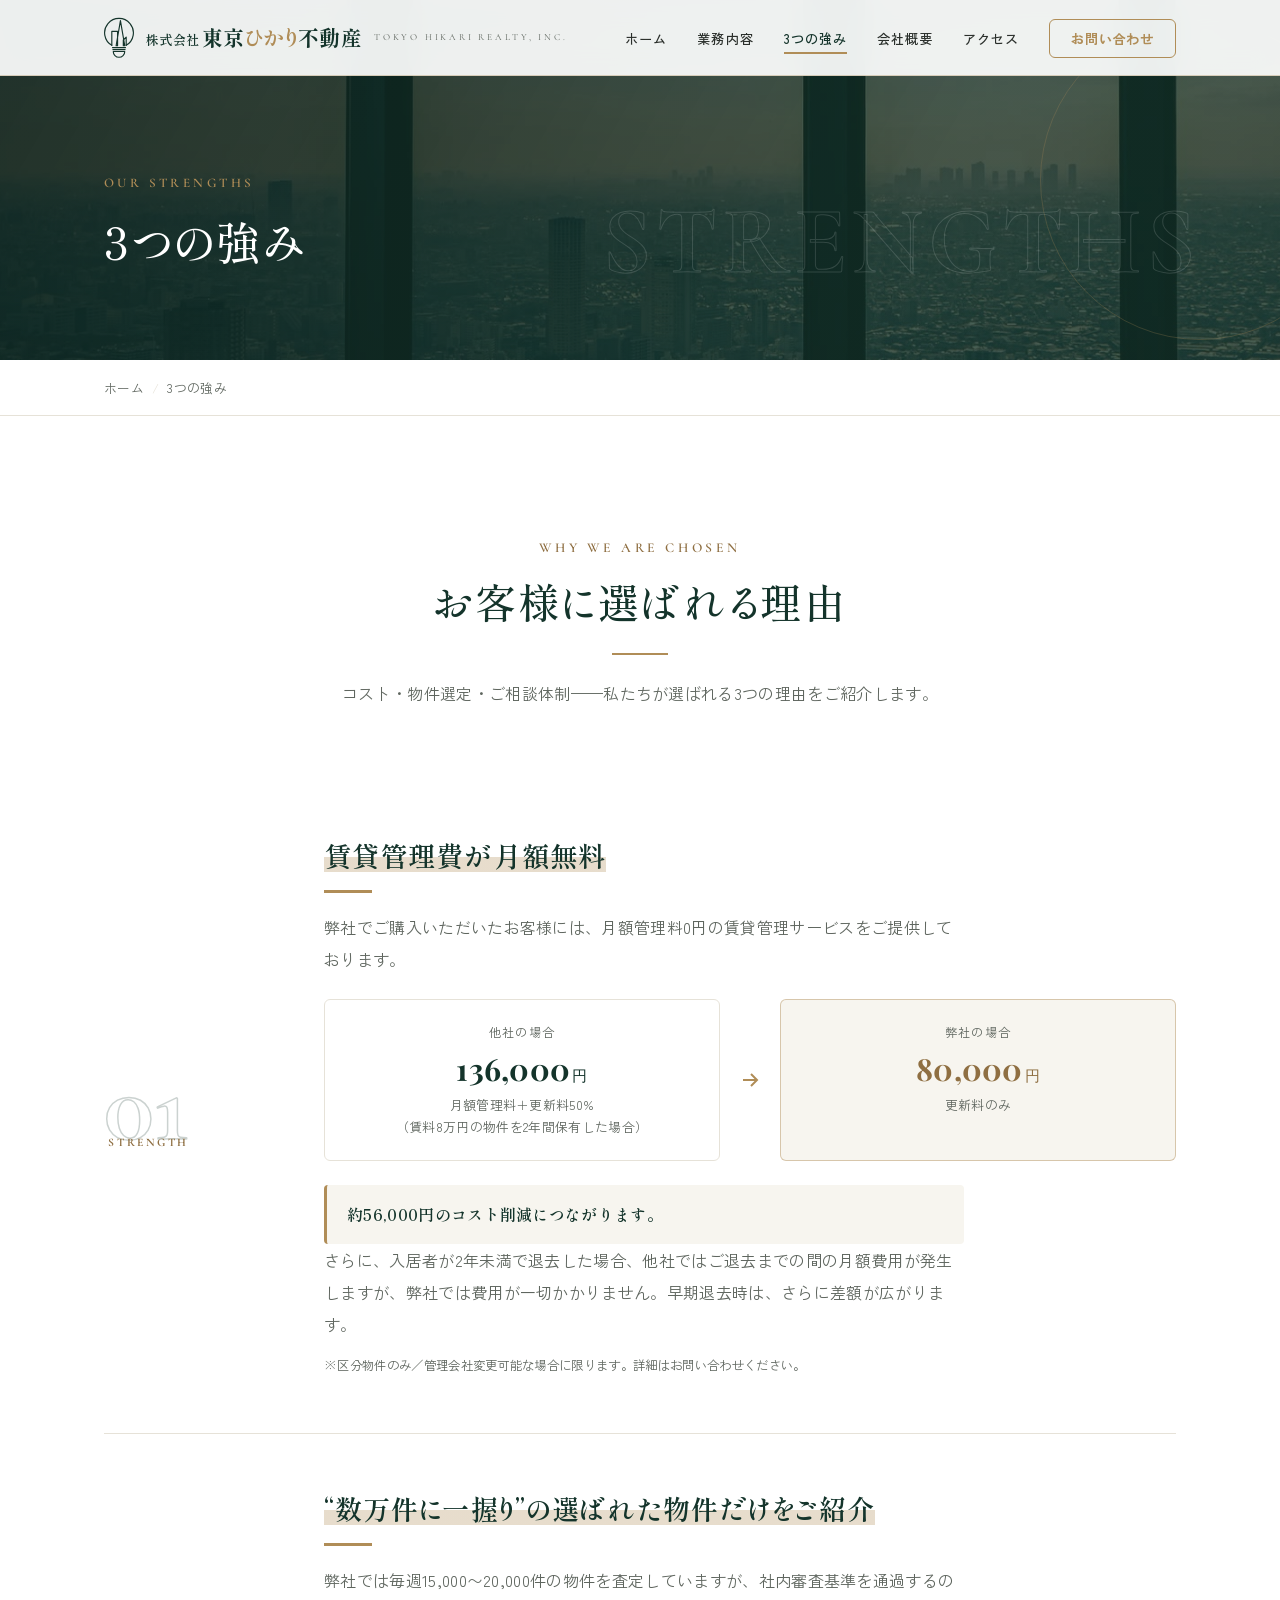
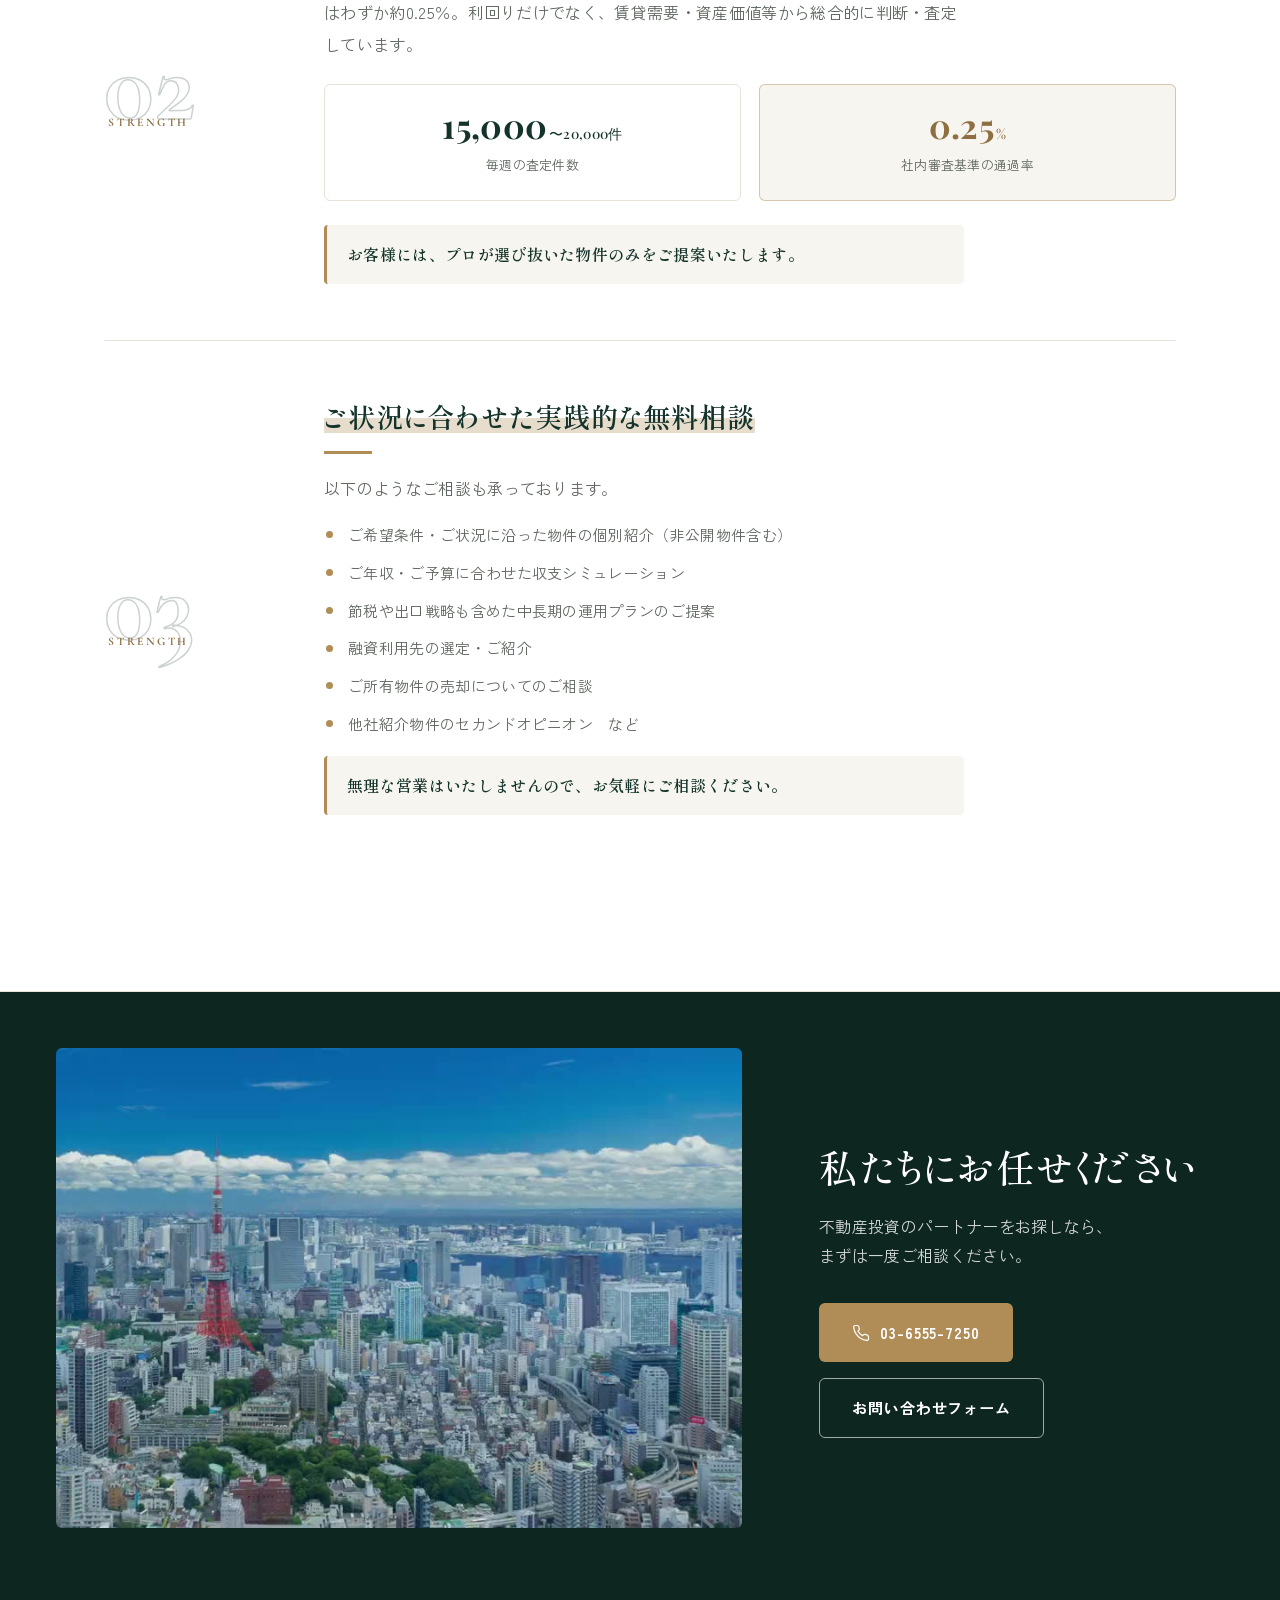
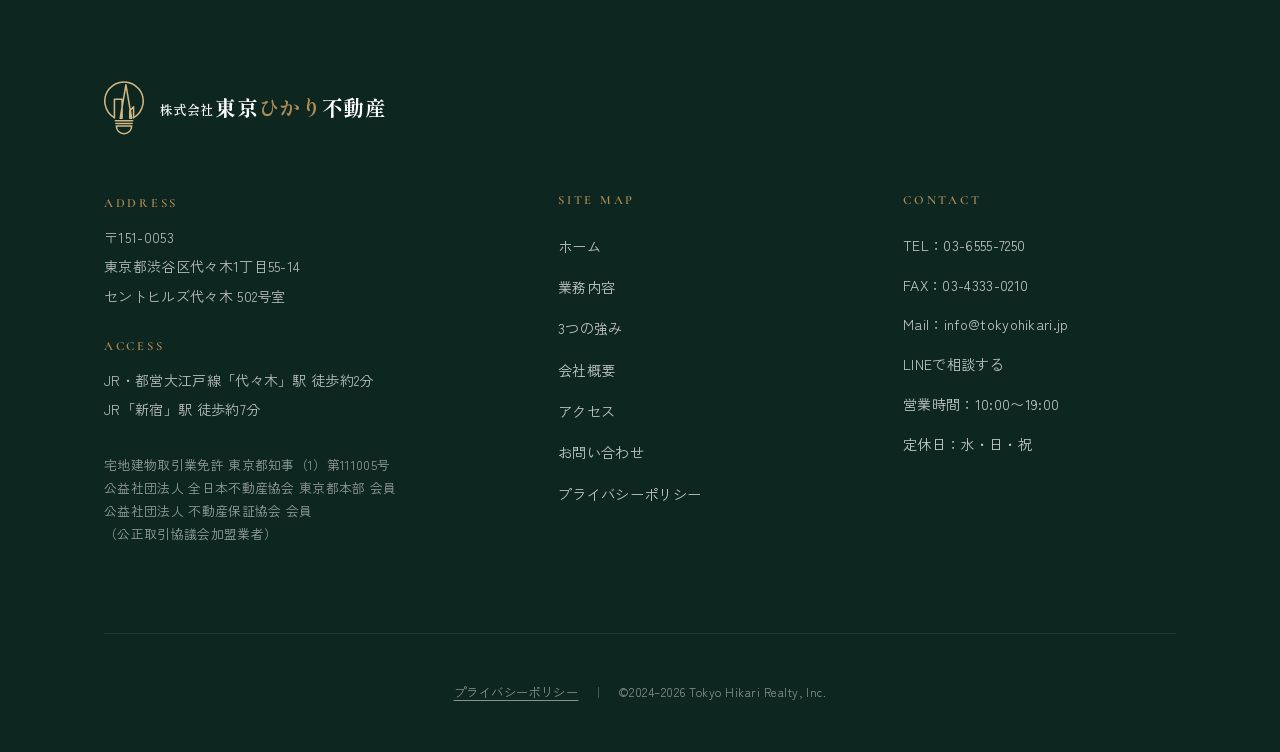
<file: strengths.html>
<!DOCTYPE html>
<html lang="ja">
<head>
  <meta charset="UTF-8" />
  <meta name="viewport" content="width=device-width, initial-scale=1.0" />
  <title>3つの強み｜株式会社東京ひかり不動産</title>
  <meta name="description" content="株式会社東京ひかり不動産が選ばれる3つの理由。購入後の賃貸管理費が月額無料、厳選された物件のご紹介、ご状況に合わせた実践的な無料相談で、お客様の不動産投資に安心をお届けします。" />

  <meta property="og:type" content="website" />
  <meta property="og:title" content="3つの強み｜株式会社東京ひかり不動産" />
  <meta property="og:description" content="管理費無料・厳選物件・実践的な無料相談。私たちが選ばれる3つの理由をご紹介します。" />
  <meta property="og:url" content="https://www.tokyohikari.jp/strengths" />
  <meta property="og:image" content="https://www.tokyohikari.jp/images/ogp.jpg" />
  <meta property="og:site_name" content="株式会社東京ひかり不動産" />

  <link rel="canonical" href="https://www.tokyohikari.jp/strengths" />
  <link rel="preconnect" href="https://fonts.googleapis.com" />
  <link rel="preconnect" href="https://fonts.gstatic.com" crossorigin />
  <link href="https://fonts.googleapis.com/css2?family=Cormorant:wght@500;600&family=Playfair+Display:wght@500;600&family=Shippori+Mincho:wght@500;600;700&family=Zen+Kaku+Gothic+Antique:wght@400;500;700;900&display=swap" rel="stylesheet" />
  <link rel="stylesheet" href="css/style.css?v=20260807" />

  <!-- Favicon / App Icons -->
  <link rel="icon" href="favicon.svg" type="image/svg+xml" />
  <link rel="icon" href="favicon-32.png" type="image/png" sizes="32x32" />
  <link rel="apple-touch-icon" href="apple-touch-icon.png" />
  <link rel="icon" href="/favicon.ico" sizes="16x16 32x32 48x48" />
  <meta name="theme-color" content="#14342b" />
</head>
<body>

  <!-- ============ HEADER ============ -->
  <header class="header">
    <div class="container header__inner">
      <a href="/" class="brand" aria-label="株式会社東京ひかり不動産 ホーム">
        <img src="images/logo.svg" alt="" class="brand__logo" width="30" height="42" />
        <span class="brand__mark"><span class="brand__co">株式会社</span>東京<span class="lumine">ひかり</span>不動産</span>
        <span class="brand__en">Tokyo Hikari Realty, Inc.</span>
      </a>
      <button class="nav-toggle" aria-label="メニューを開く" aria-expanded="false" aria-controls="gnav">
        <span></span><span></span><span></span>
      </button>
      <nav class="gnav" id="gnav">
        <video class="gnav__video" data-src="images/menu-forum.mp4" muted loop playsinline preload="none" aria-hidden="true"></video>
        <div class="gnav__scrim" aria-hidden="true"></div>
        <span class="gnav__brand" aria-hidden="true"><span class="gnav__co">株式会社</span>東京<span class="lumine">ひかり</span>不動産</span>
        <ul class="gnav__list">
          <li><a href="/" class="gnav__link">ホーム</a></li>
          <li><a href="/services" class="gnav__link">業務内容</a></li>
          <li><a href="/strengths" class="gnav__link is-active">3つの強み</a></li>
          <li><a href="/company" class="gnav__link">会社概要</a></li>
          <li><a href="/access" class="gnav__link">アクセス</a></li>
          <li><a href="/contact" class="gnav__cta">お問い合わせ</a></li>
        </ul>
      </nav>
    </div>
  </header>

  <main>
    <!-- ============ PAGE HERO ============ -->
    <section class="page-hero">
      <div class="container page-hero__inner" data-en="Strengths">
        <span class="page-hero__en">Our Strengths</span>
        <h1 class="page-hero__title">3つの強み</h1>
      </div>
    </section>
    <div class="breadcrumb">
      <div class="container">
        <a href="/">ホーム</a><span>/</span>3つの強み
      </div>
    </div>

    <!-- ============ 夏季休業のお知らせ（期間限定） ============
      掲載終了後は、この <section> ブロックごと削除してください（全ページ共通）。
      削除し忘れても data-notice-until の翌日から自動的に非表示になります。
    -->
    <section class="notice-band" data-notice-until="2026-08-16">
      <div class="container notice-band__inner">
        <span class="notice-band__label">Information</span>
        <p class="notice-band__text">
          夏季休業のお知らせ：8月9日（日）〜8月16日（日）
          <span class="notice-band__note">休業期間中にいただいたお問い合わせへのご返信は、8月17日（月）以降に順次させていただきます。</span>
        </p>
      </div>
    </section>

    <!-- ============ STRENGTHS ============ -->
    <section class="section">
      <div class="container">
        <div class="section-head reveal">
          <span class="section-head__en">Why We Are Chosen</span>
          <h2 class="section-head__title">お客様に選ばれる理由</h2>
          <p class="section-head__lead">
            コスト・物件選定・ご相談体制——私たちが選ばれる3つの理由をご紹介します。
          </p>
        </div>

        <!-- 01 -->
        <div class="strength-block reveal">
          <div class="strength-block__num">01<span>STRENGTH</span></div>
          <div>
            <h3 class="strength-block__title"><span class="marker-sweep">賃貸管理費が月額無料</span></h3>
            <p class="strength-block__text">
              弊社でご購入いただいたお客様には、月額管理料0円の賃貸管理サービスをご提供しております。
            </p>

            <div class="strength-compare">
              <div class="strength-compare__item">
                <span class="strength-compare__label">他社の場合</span>
                <span class="strength-compare__value">136,000<small>円</small></span>
                <span class="strength-compare__desc">月額管理料＋更新料50%<br />（賃料8万円の物件を2年間保有した場合）</span>
              </div>
              <div class="strength-compare__arrow" aria-hidden="true">
                <svg width="24" height="24" viewBox="0 0 24 24" fill="none" stroke="currentColor" stroke-width="2"><path d="M5 12h14M13 6l6 6-6 6"/></svg>
              </div>
              <div class="strength-compare__item strength-compare__item--accent">
                <span class="strength-compare__label">弊社の場合</span>
                <span class="strength-compare__value">80,000<small>円</small></span>
                <span class="strength-compare__desc">更新料のみ</span>
              </div>
            </div>

            <p class="strength-block__highlight">約56,000円のコスト削減につながります。</p>

            <p class="strength-block__text">
              さらに、入居者が2年未満で退去した場合、他社ではご退去までの間の月額費用が発生しますが、弊社では費用が一切かかりません。早期退去時は、さらに差額が広がります。
            </p>

            <p class="strength-block__note">
              ※区分物件のみ／管理会社変更可能な場合に限ります。詳細はお問い合わせください。
            </p>
          </div>
        </div>

        <!-- 02 -->
        <div class="strength-block reveal">
          <div class="strength-block__num">02<span>STRENGTH</span></div>
          <div>
            <h3 class="strength-block__title"><span class="marker-sweep">“数万件に一握り”の選ばれた物件だけをご紹介</span></h3>
            <p class="strength-block__text">
              弊社では毎週15,000〜20,000件の物件を査定していますが、社内審査基準を通過するのはわずか約0.25％。利回りだけでなく、賃貸需要・資産価値等から総合的に判断・査定しています。
            </p>

            <div class="strength-stats">
              <div class="strength-stats__item">
                <span class="strength-stats__value">15,000<small>〜20,000件</small></span>
                <span class="strength-stats__label">毎週の査定件数</span>
              </div>
              <div class="strength-stats__item strength-stats__item--accent">
                <span class="strength-stats__value">0.25<small>%</small></span>
                <span class="strength-stats__label">社内審査基準の通過率</span>
              </div>
            </div>

            <p class="strength-block__highlight">お客様には、プロが選び抜いた物件のみをご提案いたします。</p>
          </div>
        </div>

        <!-- 03 -->
        <div class="strength-block reveal">
          <div class="strength-block__num">03<span>STRENGTH</span></div>
          <div>
            <h3 class="strength-block__title"><span class="marker-sweep">ご状況に合わせた実践的な無料相談</span></h3>
            <p class="strength-block__text">
              以下のようなご相談も承っております。
            </p>

            <ul class="strength-block__list">
              <li>ご希望条件・ご状況に沿った物件の個別紹介（非公開物件含む）</li>
              <li>ご年収・ご予算に合わせた収支シミュレーション</li>
              <li>節税や出口戦略も含めた中長期の運用プランのご提案</li>
              <li>融資利用先の選定・ご紹介</li>
              <li>ご所有物件の売却についてのご相談</li>
              <li>他社紹介物件のセカンドオピニオン　など</li>
            </ul>

            <p class="strength-block__highlight">無理な営業はいたしませんので、お気軽にご相談ください。</p>
          </div>
        </div>
      </div>
    </section>

    <!-- ============ CTA ============ -->
    <section class="cta-band cta-band--split">
      <div class="cta-band__media reveal-clip">
        <video class="cta-band__video" data-src="images/cta-tower-day.mp4" muted loop playsinline preload="none" aria-hidden="true"></video>
        <span class="reveal-clip__curtain reveal-clip__curtain--left" aria-hidden="true"></span>
        <span class="reveal-clip__curtain reveal-clip__curtain--right" aria-hidden="true"></span>
      </div>
      <div class="cta-band__body">
        <h2 class="cta-band__title reveal">私たちにお任せください</h2>
        <p class="cta-band__lead reveal">
          不動産投資のパートナーをお探しなら、<br class="pc-only" />
          まずは一度ご相談ください。
        </p>
        <div class="cta-band__actions reveal">
          <a href="tel:0365557250" class="btn btn--gold">
            <svg width="18" height="18" viewBox="0 0 24 24" fill="none" stroke="currentColor" stroke-width="1.6" aria-hidden="true"><path d="M22 16.9v3a2 2 0 0 1-2.2 2 19.8 19.8 0 0 1-8.6-3 19.5 19.5 0 0 1-6-6 19.8 19.8 0 0 1-3-8.6A2 2 0 0 1 4.1 2h3a2 2 0 0 1 2 1.7c.1.9.3 1.8.6 2.6a2 2 0 0 1-.5 2.1L8 9.6a16 16 0 0 0 6 6l1.2-1.2a2 2 0 0 1 2.1-.5c.8.3 1.7.5 2.6.6a2 2 0 0 1 1.7 2z"/></svg>
            03-6555-7250
          </a>
          <a href="/contact" class="btn btn--outline">お問い合わせフォーム</a>
        </div>
      </div>
    </section>
  </main>

  <!-- ============ FOOTER ============ -->
  <footer class="footer">
    <div class="container">
      <div class="footer__brand">
        <img src="images/logo-white.svg" alt="" class="footer__logo" width="40" height="56" loading="lazy" />
        <div class="footer__brand-mark"><span class="footer__co">株式会社</span>東京<span class="lumine">ひかり</span>不動産</div>
      </div>
      <div class="footer__top">
        <div>
          <span class="footer__label">Address</span>
          <p class="footer__addr">
            〒151-0053<br />
            東京都渋谷区代々木1丁目55-14<br />
            セントヒルズ代々木 502号室
          </p>
          <span class="footer__label">Access</span>
          <p class="footer__addr">
            JR・都営大江戸線「代々木」駅 徒歩約2分<br />
            JR「新宿」駅 徒歩約7分
          </p>
          <p class="footer__license">
            宅地建物取引業免許 東京都知事（1）第111005号<br />
            公益社団法人 全日本不動産協会 東京都本部 会員<br />
            公益社団法人 不動産保証協会 会員<br />（公正取引協議会加盟業者）
          </p>
        </div>
        <div>
          <h3 class="footer__col-title">Site Map</h3>
          <ul class="footer__nav">
            <li><a href="/">ホーム</a></li>
            <li><a href="/services">業務内容</a></li>
            <li><a href="/strengths">3つの強み</a></li>
            <li><a href="/company">会社概要</a></li>
            <li><a href="/access">アクセス</a></li>
            <li><a href="/contact">お問い合わせ</a></li>
            <li><a href="/privacy">プライバシーポリシー</a></li>
          </ul>
        </div>
        <div>
          <h3 class="footer__col-title">Contact</h3>
          <ul class="footer__contact">
            <li>TEL：<a href="tel:0365557250">03-6555-7250</a></li>
            <li>FAX：03-4333-0210</li>
            <li>Mail：<a href="mailto:info@tokyohikari.jp">info@tokyohikari.jp</a></li>
            <li><a href="https://lin.ee/lHbVSyY" target="_blank" rel="noopener">LINEで相談する</a></li>
            <li>営業時間：10:00〜19:00</li>
            <li>定休日：水・日・祝</li>
          </ul>
        </div>
      </div>
      <div class="footer__bottom">
        <a href="/privacy">プライバシーポリシー</a>
        <span aria-hidden="true">｜</span>
        &copy;2024&ndash;2026 Tokyo Hikari Realty, Inc.
      </div>
    </div>
  </footer>

  <script src="js/main.js?v=20260807"></script>
</body>
</html>
</file>
<file: css/style.css>
/* =========================================================
   株式会社東京ひかり不動産 コーポレートサイト
   style.css
   ========================================================= */

/* ---------- Design Tokens ---------- */
:root {
  --color-base: #ffffff;
  --color-base-alt: #f7f5ef;
  --color-primary: #14342b;
  --color-primary-dark: #0e2620;
  --color-accent: #b08d57;
  --color-accent-dark: #8f6f42;
  --color-text: #2a2f2b;
  --color-text-muted: #5f665f;
  --color-border: #e6e2d8;

  --font-serif: "Shippori Mincho", "Noto Serif JP", serif;
  /* TRIAL: Zen Kaku Gothic Antique を試験適用中。元に戻す場合は下のコメント行と入れ替え */
  --font-sans: "Zen Kaku Gothic Antique", "Noto Sans JP", sans-serif;
  /* --font-sans: "IBM Plex Sans JP", "Noto Sans JP", sans-serif; */
  --font-latin: "Cormorant", "Shippori Mincho", serif;
  --font-num: "Playfair Display", "Cormorant", serif;

  --radius: 6px;
  --shadow-sm: 0 1px 3px rgba(20, 52, 43, 0.07), 0 1px 2px rgba(20, 52, 43, 0.05);
  --shadow-md: 0 6px 20px rgba(20, 52, 43, 0.10);

  --container: 1120px;
  --header-h: 76px;

  --ease: cubic-bezier(0.22, 0.61, 0.36, 1);
}

/* ---------- Reset ---------- */
*,
*::before,
*::after {
  box-sizing: border-box;
}

html {
  scroll-behavior: smooth;
  -webkit-text-size-adjust: 100%;
  scroll-padding-top: calc(var(--header-h) + 16px);
}

::selection {
  background: rgba(176, 141, 87, 0.9); /* 真鍮 */
  color: #fff;
}

:focus-visible {
  outline: 2px solid var(--color-accent);
  outline-offset: 2px;
}

html {
  /* body の overflow-x だけではスマホの横スワイプ（右端の白い余白）を止められないため、
     ルート要素側でも横方向のオーバーフローを遮断する */
  overflow-x: hidden;
}

body {
  margin: 0;
  font-family: var(--font-sans);
  font-size: 16px;
  line-height: 1.8;
  letter-spacing: 0.02em;
  color: var(--color-text);
  background: var(--color-base);
  font-weight: 400;
  overflow-x: hidden;
}

img {
  max-width: 100%;
  height: auto;
  display: block;
}

a {
  color: inherit;
  text-decoration: none;
  transition: color 0.2s var(--ease);
}

h1, h2, h3, h4 {
  font-family: var(--font-serif);
  font-weight: 600;
  line-height: 1.4;
  letter-spacing: 0.04em;
  color: var(--color-primary);
  margin: 0;
  font-feature-settings: "palt";
}

p {
  margin: 0;
}

ul {
  margin: 0;
  padding: 0;
  list-style: none;
}

/* ---------- Layout Helpers ---------- */
.container {
  width: 100%;
  max-width: var(--container);
  margin: 0 auto;
  padding: 0 24px;
}

.section {
  padding: 120px 0;
}

.section--alt {
  background: var(--color-base-alt);
}

.section-head {
  text-align: center;
  margin-bottom: 72px;
}

.section-head__en {
  display: block;
  font-family: var(--font-latin);
  font-size: 0.85rem;
  letter-spacing: 0.28em;
  text-transform: uppercase;
  color: var(--color-accent-dark);
  font-weight: 600;
  margin-bottom: 12px;
}

.section-head__title {
  font-weight: 500;
  font-size: clamp(1.8rem, 3.8vw, 2.6rem);
}

.section-head__title::after {
  content: "";
  display: block;
  width: 56px;
  height: 2px;
  background: var(--color-accent);
  margin: 22px auto 0;
}

/* 見出し金線: .section-head.reveal が is-visible になったら中央から左右へ伸びる */
.section-head.reveal .section-head__title::after {
  transform: scaleX(0);
  transform-origin: center;
  transition: transform 0.55s var(--ease) 0.45s;
}

.section-head.reveal.is-visible .section-head__title::after {
  transform: scaleX(1);
}

.section-head__lead {
  margin-top: 24px;
  color: var(--color-text-muted);
  font-size: 1rem;
  max-width: 680px;
  margin-left: auto;
  margin-right: auto;
}

/* ---------- Buttons ---------- */
.btn {
  position: relative;
  overflow: hidden;
  display: inline-flex;
  align-items: center;
  justify-content: center;
  gap: 10px;
  padding: 15px 32px;
  font-family: var(--font-sans);
  font-size: 0.95rem;
  font-weight: 600;
  letter-spacing: 0.06em;
  border-radius: var(--radius);
  border: 1.5px solid transparent;
  cursor: pointer;
  transition: all 0.25s var(--ease);
}

/* ホバーで光が流れる */
.btn::after {
  content: "";
  position: absolute;
  top: 0;
  left: -70%;
  width: 45%;
  height: 100%;
  background: linear-gradient(90deg, transparent, rgba(255, 255, 255, 0.35), transparent);
  transform: skewX(-20deg);
  transition: left 0.55s var(--ease);
  pointer-events: none;
}

.btn:hover::after {
  left: 125%;
}

.btn--gold {
  background: var(--color-accent);
  color: #fff;
}

.btn--gold:hover {
  background: var(--color-accent-dark);
  transform: translateY(-2px);
}

.btn--outline {
  background: transparent;
  border-color: rgba(255, 255, 255, 0.6);
  color: #fff;
}

.btn--outline:hover {
  background: rgba(255, 255, 255, 0.12);
}

.btn--navy {
  background: var(--color-primary);
  color: #fff;
}

.btn--navy:hover {
  background: var(--color-primary-dark);
  transform: translateY(-2px);
}

.btn--line {
  background: #06c755;
  color: #fff;
}

.btn--line:hover {
  background: #05b34c;
  transform: translateY(-2px);
}

/* 明るい背景用の輪郭ボタン */
.btn--ghost {
  background: transparent;
  border-color: var(--color-primary);
  color: var(--color-primary);
}

.btn--ghost:hover {
  background: var(--color-primary);
  color: #fff;
  transform: translateY(-2px);
}

/* ---------- Header ---------- */
.header {
  position: fixed;
  top: 0;
  left: 0;
  width: 100%;
  height: var(--header-h);
  background: rgba(255, 255, 255, 0.92);
  backdrop-filter: saturate(180%) blur(12px);
  border-bottom: 1px solid rgba(176, 141, 87, 0.35);
  z-index: 1000;
  transition: box-shadow 0.3s var(--ease), background 0.3s var(--ease), border-color 0.3s var(--ease);
}

.header.is-scrolled {
  box-shadow: var(--shadow-sm);
}

/* ---- 透過ヘッダー（トップページ・スクロール前のみ） ---- */
.header--overlay:not(.is-scrolled) {
  background: transparent;
  border-bottom-color: transparent;
  backdrop-filter: none;
}

.header--overlay:not(.is-scrolled) .brand__logo--dark { display: none; }
.header--overlay:not(.is-scrolled) .brand__logo--light { display: block; }

.header--overlay:not(.is-scrolled) .brand__mark,
.header--overlay:not(.is-scrolled) .brand__co,
.header--overlay:not(.is-scrolled) .brand__en,
.header--overlay:not(.is-scrolled) .gnav__link {
  color: #fff;
}

.header--overlay:not(.is-scrolled) .brand__mark .lumine {
  color: var(--color-accent);
}

.header--overlay:not(.is-scrolled) .nav-toggle span {
  background: #fff;
}

/* 透過ヘッダー時はCTAボタンもガラス風にしてヒーロー動画になじませる */
@media (min-width: 1001px) {
  .header--overlay:not(.is-scrolled) .gnav__cta {
    background: rgba(255, 255, 255, 0.10);
    border-color: rgba(255, 255, 255, 0.55);
    backdrop-filter: blur(6px);
    color: #fff !important;
  }

  .header--overlay:not(.is-scrolled) .gnav__cta:hover {
    background: rgba(255, 255, 255, 0.22);
    border-color: rgba(255, 255, 255, 0.85);
  }
}

.header__inner {
  height: 100%;
  display: flex;
  align-items: center;
  justify-content: space-between;
}

.brand {
  display: flex;
  align-items: center;
  gap: 12px;
  line-height: 1;
}

.brand__logo {
  flex: none;
  width: 30px;
  height: 42px;
}

.brand__logo--light {
  display: none;
}

.brand__mark {
  font-family: var(--font-serif);
  font-size: 1.3rem;
  font-weight: 700;
  color: var(--color-primary);
  letter-spacing: 0.02em;
  font-feature-settings: "palt";
  white-space: nowrap;
}

.brand__co {
  font-size: 0.62em;
  font-weight: 600;
  margin-right: 2px;
  vertical-align: 0.12em;
}

.brand__mark .lumine {
  color: var(--color-accent);
}

.brand__en {
  font-family: var(--font-latin);
  font-size: 0.58rem;
  letter-spacing: 0.3em;
  color: var(--color-text-muted);
  text-transform: uppercase;
  white-space: nowrap;
}

.gnav__list {
  display: flex;
  align-items: center;
  gap: 30px;
}

.gnav__link {
  font-size: 0.82rem;
  font-weight: 500;
  letter-spacing: 0.08em;
  color: var(--color-text);
  position: relative;
  padding: 6px 0;
  white-space: nowrap;
}

.gnav__link::after {
  content: "";
  position: absolute;
  left: 0;
  bottom: 0;
  width: 0;
  height: 2px;
  background: var(--color-accent);
  transition: width 0.25s var(--ease);
}

.gnav__link:hover,
.gnav__link.is-active {
  color: var(--color-primary);
}

.gnav__link:hover::after,
.gnav__link.is-active::after {
  width: 100%;
}

.gnav__cta {
  padding: 9px 21px; /* 枠線1px分を差し引いて高さを維持 */
  background: transparent;
  color: var(--color-accent) !important;
  border: 1px solid var(--color-accent);
  border-radius: var(--radius);
  font-size: 0.82rem;
  font-weight: 600;
  letter-spacing: 0.06em;
  transition: background 0.3s var(--ease), border-color 0.3s var(--ease), color 0.3s var(--ease);
}

.gnav__cta::after {
  display: none;
}

.gnav__cta:hover {
  background: var(--color-accent);
  color: #fff !important;
}

/* メニュー背景動画・スクリム・会社名はモバイル全画面メニュー専用 */
.gnav__video,
.gnav__scrim,
.gnav__brand {
  display: none;
}

/* Hamburger */
.nav-toggle {
  display: none;
  width: 44px;
  height: 44px;
  border: none;
  background: transparent;
  cursor: pointer;
  padding: 0;
  position: relative;
}

.nav-toggle span {
  position: absolute;
  left: 10px;
  width: 24px;
  height: 2px;
  background: var(--color-primary);
  transition: transform 0.3s var(--ease), opacity 0.3s var(--ease);
}

.nav-toggle span:nth-child(1) { top: 15px; }
.nav-toggle span:nth-child(2) { top: 21px; }
.nav-toggle span:nth-child(3) { top: 27px; }

.nav-toggle.is-open span:nth-child(1) { transform: translateY(6px) rotate(45deg); }
.nav-toggle.is-open span:nth-child(2) { opacity: 0; }
.nav-toggle.is-open span:nth-child(3) { transform: translateY(-6px) rotate(-45deg); }

/* メニュー展開中（深緑の全画面ナビ）はXアイコンを常に白に */
.nav-toggle.is-open span {
  background: #fff;
}

/* ---------- Hero ---------- */
.hero {
  position: relative;
  min-height: 100vh;
  min-height: 100dvh; /* 常に現在の可視領域の高さに追従（アドレスバー表示/収納どちらでも隙間が出ない） */
  display: flex;
  align-items: center;
  color: #fff;
  overflow: hidden;
}

.hero__bg {
  position: absolute;
  inset: 0;
  background-color: #0c211b;
  background-size: cover;
  background-position: center 42%;
  transform: scale(1.05);
}

/* 動画レイヤー（デスクトップ）。.hero__bg は動画読込失敗時・モバイル・reduced-motion時のフォールバック */
.hero__video {
  position: absolute;
  inset: 0;
  width: 100%;
  height: 100%;
  object-fit: cover;
  object-position: center 25%;
}

/* 動画は再生開始までフォールバック静止画を見せ、再生開始でクロスフェード */
.hero__video,
.cta-band__video,
.media-band__video {
  opacity: 0;
  transition: opacity 1.2s var(--ease);
}

.hero__video.is-playing,
.cta-band__video.is-playing,
.media-band__video.is-playing {
  opacity: 1;
}

/* 明るい昼景色用のオーバーレイ：
   ・左は濃く（白文字の可読性）
   ・右は薄く（街並み・湾岸を見せる）
   ・下は暗く沈める（奥行き＋下のバーへ自然に繋ぐ） */
.hero__overlay {
  position: absolute;
  inset: 0;
  background:
    linear-gradient(180deg, rgba(9, 26, 21, 0.55) 0%, rgba(9, 26, 21, 0.0) 16%),
    linear-gradient(
      180deg,
      rgba(9, 26, 21, 0.02) 0%,
      rgba(9, 26, 21, 0.00) 50%,
      rgba(9, 26, 21, 0.03) 74%,
      rgba(9, 26, 21, 0.38) 100%
    ),
    linear-gradient(
      100deg,
      rgba(9, 26, 21, 0.28) 0%,
      rgba(12, 33, 27, 0.10) 46%,
      rgba(15, 42, 34, 0.00) 74%,
      rgba(15, 42, 34, 0.00) 100%
    );
}

/* うっすらとしたグリッド線 — 図面・都市の几帳面さを想起させる */
.hero::before {
  content: "";
  position: absolute;
  inset: 0;
  z-index: 1;
  background-image:
    linear-gradient(rgba(255, 255, 255, 0.045) 1px, transparent 1px),
    linear-gradient(90deg, rgba(255, 255, 255, 0.045) 1px, transparent 1px);
  background-size: 84px 84px;
  pointer-events: none;
}

/* 「ひかり」のグロー */
.hero::after {
  content: "";
  position: absolute;
  right: -12%;
  top: -22%;
  width: 62vw;
  height: 62vw;
  z-index: 1;
  background: radial-gradient(circle, rgba(176, 141, 87, 0.30) 0%, transparent 62%);
  pointer-events: none;
}

.hero__inner {
  position: relative;
  z-index: 2;
  padding-top: var(--header-h);
  max-width: 720px;
}

.hero__eyebrow {
  display: inline-flex;
  align-items: center;
  gap: 12px;
  font-family: var(--font-latin);
  font-size: 0.88rem;
  letter-spacing: 0.22em;
  text-transform: uppercase;
  color: #e3c48e;
  font-weight: 600;
  margin-bottom: 26px;
  text-shadow: 0 1px 4px rgba(9, 26, 21, 0.75), 0 1px 14px rgba(9, 26, 21, 0.6);
}

.hero__eyebrow::before {
  content: "";
  width: 42px;
  height: 1px;
  background: var(--color-accent);
}

.hero__title {
  color: #fff;
  font-weight: 500;
  font-size: clamp(2.6rem, 6.5vw, 4.4rem);
  line-height: 1.35;
  letter-spacing: 0.06em;
  margin-bottom: 26px;
  text-shadow: 0 2px 24px rgba(9, 26, 21, 0.6), 0 1px 4px rgba(9, 26, 21, 0.5);
}

.hero__lead {
  font-size: clamp(1rem, 2vw, 1.15rem);
  line-height: 2;
  color: rgba(255, 255, 255, 0.92);
  margin-bottom: 0;
  max-width: 560px;
  text-shadow: 0 1px 4px rgba(9, 26, 21, 0.7), 0 1px 18px rgba(9, 26, 21, 0.65);
}

/* 読み込み時に順に立ち上がる */
@keyframes heroRise {
  from { opacity: 0; transform: translateY(30px); }
  to   { opacity: 1; transform: none; }
}

.hero__eyebrow { animation: heroRise 1.4s var(--ease) 0.2s both; }
.hero__title   { animation: heroRise 1.4s var(--ease) 0.45s both; }
.hero__lead    { animation: heroRise 1.4s var(--ease) 0.7s both; }

/* 右端の縦書き英字 */
.hero__vertical {
  position: absolute;
  right: 40px;
  top: 50%;
  transform: translateY(-50%);
  z-index: 2;
  writing-mode: vertical-rl;
  font-family: var(--font-latin);
  font-size: 0.68rem;
  letter-spacing: 0.52em;
  text-transform: uppercase;
  color: rgba(255, 255, 255, 0.38);
  pointer-events: none;
}

.hero__scroll {
  position: absolute;
  right: 34px;
  bottom: 28px;
  z-index: 2;
  font-family: var(--font-latin);
  font-size: 0.65rem;
  letter-spacing: 0.2em;
  color: rgba(255, 255, 255, 0.7);
  writing-mode: vertical-rl;
  display: flex;
  align-items: center;
  gap: 14px;
}

.hero__scroll::after {
  content: "";
  width: 1px;
  height: 46px;
  background: rgba(255, 255, 255, 0.5);
  animation: scrollLine 2s ease-in-out infinite;
}

@keyframes scrollLine {
  0%, 100% { transform: scaleY(0.3); transform-origin: top; opacity: 0.4; }
  50% { transform: scaleY(1); transform-origin: top; opacity: 1; }
}

/* ---------- Page Hero (下層ページ) ---------- */
.page-hero {
  position: relative;
  background:
    linear-gradient(120deg, rgba(14, 38, 32, 0.90) 0%, rgba(20, 52, 43, 0.78) 70%),
    url("../images/pagehero-dusk-pano.jpg") center 50% / cover no-repeat;
  background-color: var(--color-primary);
  color: #fff;
  padding: calc(var(--header-h) + 96px) 0 88px;
  overflow: hidden;
}

/* 下層ページ見出しの英字ウォーターマーク */
.page-hero__inner::after {
  content: attr(data-en);
  position: absolute;
  right: 0;
  bottom: -0.18em;
  font-family: var(--font-latin);
  font-size: clamp(3rem, 9vw, 6rem);
  line-height: 1;
  font-weight: 700;
  letter-spacing: 0.05em;
  text-transform: uppercase;
  white-space: nowrap;
  color: transparent;
  -webkit-text-stroke: 1px rgba(255, 255, 255, 0.14);
  pointer-events: none;
}

.page-hero::after {
  content: "";
  position: absolute;
  right: -80px;
  top: 50%;
  transform: translateY(-50%);
  width: 320px;
  height: 320px;
  border: 1px solid rgba(176, 141, 87, 0.25);
  border-radius: 50%;
}

.page-hero__inner {
  position: relative;
  z-index: 2;
}

.page-hero__en {
  display: block;
  font-family: var(--font-latin);
  font-size: 0.82rem;
  letter-spacing: 0.26em;
  text-transform: uppercase;
  color: var(--color-accent);
  font-weight: 600;
  margin-bottom: 14px;
}

.page-hero__title {
  color: #fff;
  font-weight: 500;
  font-size: clamp(1.9rem, 4.2vw, 2.8rem);
}

.breadcrumb {
  padding: 16px 0;
  font-size: 0.8rem;
  color: var(--color-text-muted);
  border-bottom: 1px solid var(--color-border);
}

.breadcrumb a:hover {
  color: var(--color-accent-dark);
}

.breadcrumb span {
  margin: 0 8px;
  color: var(--color-border);
}

/* ---------- Trust Bar ---------- */
.trust-bar {
  background: var(--color-primary-dark);
  border-top: 1px solid rgba(176, 141, 87, 0.45);
  color: #fff;
  padding: 34px 0;
}

.trust-bar__grid {
  display: grid;
  grid-template-columns: repeat(3, 1fr);
  gap: 24px;
  text-align: center;
}

.trust-item__badge {
  position: relative;
  display: flex;
  align-items: center;
  justify-content: center;
  width: 64px;
  height: 64px;
  margin: 0 auto 16px;
  border: 2px solid var(--color-accent);
  border-radius: 50%;
  background: radial-gradient(circle, rgba(176, 141, 87, 0.22) 0%, rgba(176, 141, 87, 0.05) 68%, transparent 100%);
  box-shadow: 0 0 0 1px rgba(176, 141, 87, 0.28), 0 6px 16px rgba(0, 0, 0, 0.28);
  color: var(--color-accent);
}

/* メダル風の内側の輪 */
.trust-item__badge::before {
  content: "";
  position: absolute;
  inset: 6px;
  border: 1px solid rgba(176, 141, 87, 0.5);
  border-radius: 50%;
}

.trust-item__badge svg {
  position: relative;
  z-index: 1;
  width: 27px;
  height: 27px;
}

.trust-item__label {
  display: block;
  font-family: var(--font-latin);
  font-size: 0.82rem;
  letter-spacing: 0.14em;
  color: var(--color-accent);
  margin-bottom: 8px;
}

.trust-item__value {
  font-family: var(--font-serif);
  font-size: 1.05rem;
  line-height: 1.7;
  color: #fff;
}

.trust-item__value small {
  font-size: 0.76em;
  color: rgba(255, 255, 255, 0.75);
}

.trust-bar__grid > * + * {
  border-left: 1px solid rgba(255, 255, 255, 0.12);
}

/* ---- バッジのポップイン（.reveal--flat + .is-visible で発火） ---- */

/* コンテナは状態フックとしてのみ使い、見た目は動かさない */
.reveal--flat {
  opacity: 1;
  transform: none;
  transition: none;
}

@keyframes badgePop {
  0%   { opacity: 0; transform: scale(0.6); }
  70%  { opacity: 1; transform: scale(1.06); }
  100% { opacity: 1; transform: scale(1); }
}

/* is-visible が付くまでバッジは非表示（場所は確保される） */
.trust-bar__grid.reveal--flat .trust-item__badge {
  opacity: 0;
}

.trust-bar__grid.reveal--flat.is-visible .trust-item__badge {
  animation: badgePop 0.4s var(--ease) both;
}

.trust-bar__grid.reveal--flat.is-visible .trust-item:nth-child(2) .trust-item__badge {
  animation-delay: 0.13s;
}

.trust-bar__grid.reveal--flat.is-visible .trust-item:nth-child(3) .trust-item__badge {
  animation-delay: 0.26s;
}

/* ---------- Policy（安心してご相談いただくために） ---------- */
.policy-lead {
  max-width: 780px;
  margin: 0 auto 64px;
  text-align: center;
  color: var(--color-text-muted);
  line-height: 2.1;
}

.policy-grid {
  display: grid;
  grid-template-columns: repeat(2, 1fr);
  gap: 28px;
  margin-bottom: 72px;
}

.policy-item {
  position: relative;
  overflow: hidden;
  background: #fff;
  border: 1px solid var(--color-border);
  border-radius: var(--radius);
  padding: 40px 36px;
}

/* カード右上の大きな輪郭数字（3つの強みページの演出の流用） */
.policy-item__num {
  position: absolute;
  top: 10px;
  right: 18px;
  font-family: var(--font-latin);
  font-size: 3.4rem;
  line-height: 1;
  font-weight: 700;
  color: transparent;
  -webkit-text-stroke: 1px rgba(176, 141, 87, 0.35);
  pointer-events: none;
}

.policy-item__title {
  position: relative;
  padding-left: 34px;
  font-size: 1.1rem;
  line-height: 1.5;
  margin-bottom: 14px;
}

.policy-item__title svg {
  position: absolute;
  left: 0;
  top: 0.18em;
  width: 22px;
  height: 22px;
  color: var(--color-accent);
}

/* ポリシーカード: 左列は左から・右列は右から滑り込む（.reveal の縦移動を上書き） */
.policy-grid .policy-item.reveal {
  transform: translateX(-36px);
}

.policy-grid .policy-item.reveal:nth-child(even) {
  transform: translateX(36px);
}

.policy-grid .policy-item.reveal:nth-child(2) { transition-delay: 0.12s; }
.policy-grid .policy-item.reveal:nth-child(3) { transition-delay: 0.08s; }
.policy-grid .policy-item.reveal:nth-child(4) { transition-delay: 0.2s; }

.policy-grid .policy-item.reveal.is-visible {
  transform: none;
}

/* カード着地後、タイトル下側に真鍮のマーカーが左→右へ引かれる */
.policy-item__marker {
  background-image: linear-gradient(rgba(176, 141, 87, 0.30), rgba(176, 141, 87, 0.30));
  background-repeat: no-repeat;
  background-size: 0% 38%;
  background-position: 0 88%;
  -webkit-box-decoration-break: clone;
  box-decoration-break: clone;
  transition: background-size 0.7s var(--ease) 0.55s;
}

.policy-item.is-visible .policy-item__marker {
  background-size: 100% 38%;
}

/* JSが行単位に分割した後は、親スパンのマーカーを無効化して行スパンに任せる */
.policy-item__marker.is-split {
  background-image: none;
}

.policy-item__marker-line {
  background-image: linear-gradient(rgba(176, 141, 87, 0.30), rgba(176, 141, 87, 0.30));
  background-repeat: no-repeat;
  background-size: 0% 38%;
  background-position: 0 88%;
  -webkit-box-decoration-break: clone;
  box-decoration-break: clone;
}

.policy-item.is-visible .policy-item__marker-line {
  background-size: 100% 38%;
}

/* 共通マーカー: 親の .reveal が is-visible になったらタイトル下に真鍮の線が引かれる */
.marker-sweep {
  background-image: linear-gradient(rgba(176, 141, 87, 0.30), rgba(176, 141, 87, 0.30));
  background-repeat: no-repeat;
  background-size: 0% 38%;
  background-position: 0 88%;
  -webkit-box-decoration-break: clone;
  box-decoration-break: clone;
  transition: background-size 0.7s var(--ease) 0.55s;
}

.is-visible .marker-sweep {
  background-size: 100% 38%;
}

/* 業務内容の行・強みブロック: 左から滑り込む */
.service-row.reveal,
.strength-block.reveal {
  transform: translateX(-36px);
}

.service-row.reveal.is-visible,
.strength-block.reveal.is-visible {
  transform: none;
}

.policy-item__text {
  font-size: 0.93rem;
  color: var(--color-text-muted);
  line-height: 2;
}

.policy-item__text + .policy-item__text {
  margin-top: 12px;
}

.policy-faq-link {
  text-align: center;
  margin: 56px 0 0;
}

.policy-faq-link a {
  display: inline-block;
  padding: 15px 44px;
  font-family: var(--font-serif);
  font-size: 0.95rem;
  font-weight: 600;
  letter-spacing: 0.08em;
  color: var(--color-accent-dark);
  border: 1.5px solid var(--color-accent);
  border-radius: var(--radius);
  transition: all 0.25s var(--ease);
}

.policy-faq-link a:hover {
  background: var(--color-accent);
  color: #fff;
  transform: translateY(-2px);
}

.policy-score {
  margin-top: 88px;
  display: flex;
  flex-direction: column;
  align-items: center;
  gap: 10px;
  background: var(--color-primary);
  color: #fff;
  border-radius: var(--radius);
  padding: 38px 28px 34px;
  text-align: center;
  margin-bottom: 22px;
}

.policy-score__label {
  font-size: 0.85rem;
  letter-spacing: 0.04em;
  color: rgba(255, 255, 255, 0.85);
}

.policy-score__value {
  font-family: var(--font-num);
  font-size: 3.2rem;
  line-height: 1;
  font-weight: 600;
  letter-spacing: 0.02em;
  color: var(--color-accent);
}

.policy-score__value small {
  font-size: 1.05rem;
  font-weight: 500;
  color: rgba(255, 255, 255, 0.65);
  margin-left: 6px;
}

.policy-score__caption {
  font-size: 0.8rem;
  color: rgba(255, 255, 255, 0.65);
}

/* ---------- 数字バンド（トップ） ---------- */
.stats-band {
  position: relative;
  isolation: isolate;
  overflow: hidden;
  margin-top: 88px;
  margin-bottom: 22px;
  border: 1px solid rgba(176, 141, 87, 0.18);
  border-radius: var(--radius);
  background: var(--color-primary);
  color: var(--color-base-alt);
}

.stats-band::after {
  content: "";
  position: absolute;
  inset: 9px;
  z-index: -1;
  border: 1px solid rgba(176, 141, 87, 0.15);
  border-radius: 2px;
  pointer-events: none;
}

.stats-band__bg {
  position: absolute;
  inset: 0;
  z-index: -3;
  background: url("../images/stats-tower.jpg") no-repeat;
  background-size: 100% auto;
  background-position: 50% 36%;
}

.stats-band__scrim {
  position: absolute;
  inset: 0;
  z-index: -2;
  background: radial-gradient(ellipse at center, rgba(20, 52, 43, 0.85), rgba(20, 52, 43, 0.93));
}

.stats-band__head {
  padding: 40px 24px 0;
  text-align: center;
}

.stats-band__en {
  display: block;
  margin-bottom: 12px;
  color: var(--color-accent);
  font-family: var(--font-latin);
  font-size: 0.85rem;
  font-weight: 600;
  line-height: 1;
  letter-spacing: 0.28em;
  text-transform: uppercase;
}

.stats-band__title {
  color: var(--color-base-alt);
  font-size: 1.3rem;
  font-weight: 500;
  letter-spacing: 0.09em;
}

.stats-band__title::after {
  content: "";
  display: block;
  width: 44px;
  height: 1px;
  margin: 17px auto 0;
  background: var(--color-accent);
  transform: scaleX(0);
  transform-origin: center;
  transition: transform 0.9s var(--ease) 0.35s;
}

.stats-band.is-visible .stats-band__title::after {
  transform: scaleX(1);
}

.stats-band__grid {
  display: grid;
  grid-template-columns: repeat(4, minmax(0, 1fr));
  padding: 25px 12px 28px;
}

.stats-item {
  min-width: 0;
  padding: 8px 18px 7px;
  text-align: center;
  border-right: 1px solid rgba(176, 141, 87, 0.3);
  opacity: 0;
  transform: translateY(9px);
  transition: opacity 0.7s var(--ease), transform 0.7s var(--ease);
}

.stats-band.is-visible .stats-item {
  opacity: 1;
  transform: none;
}

.stats-band.is-visible .stats-item:nth-child(1) { transition-delay: 0.18s; }
.stats-band.is-visible .stats-item:nth-child(2) { transition-delay: 0.26s; }
.stats-band.is-visible .stats-item:nth-child(3) { transition-delay: 0.34s; }
.stats-band.is-visible .stats-item:nth-child(4) { transition-delay: 0.42s; }

.stats-item:last-child {
  border-right: 0;
}

.stats-item__value {
  color: #e9dcc3;
  font-family: var(--font-num);
  font-size: clamp(1.75rem, 2.5vw, 2.05rem);
  font-weight: 500;
  line-height: 1.2;
  letter-spacing: 0.015em;
  font-variant-numeric: lining-nums tabular-nums;
  white-space: nowrap;
}

.stats-item__unit {
  margin-left: 0.28em;
  color: var(--color-accent);
  font-family: var(--font-serif);
  font-size: 0.45em;
  font-weight: 500;
  letter-spacing: 0.035em;
}

.stats-item__label {
  margin-top: 10px;
  color: rgba(247, 245, 239, 0.72);
  font-size: 0.78rem;
  font-weight: 500;
  line-height: 1.6;
  letter-spacing: 0.045em;
  white-space: nowrap;
}

.stats-band__note {
  padding: 0 26px 22px;
  color: rgba(247, 245, 239, 0.45);
  font-size: 0.7rem;
  font-weight: 500;
  line-height: 1.7;
  letter-spacing: 0.02em;
  text-align: right;
}

/* お客様の声（トップページ） */
.voice {
  margin-top: 88px;
}

.voice-grid {
  display: grid;
  grid-template-columns: repeat(auto-fit, minmax(280px, 380px));
  gap: 24px;
  margin-top: 32px;
  justify-content: center;
}

.voice-card {
  position: relative;
  background: #fff;
  border: 1px solid var(--color-border);
  border-radius: var(--radius);
  padding: 36px 28px 28px;
}

.voice-card__quote {
  display: block;
  font-family: var(--font-serif);
  font-size: 2.6rem;
  line-height: 1;
  color: var(--color-accent);
  margin-bottom: 8px;
}

.voice-card__stars {
  display: block;
  color: var(--color-accent);
  font-size: 0.95rem;
  letter-spacing: 0.22em;
  margin-bottom: 10px;
}

.voice-card__text {
  font-size: 0.92rem;
  color: var(--color-text-muted);
  line-height: 1.95;
  margin-bottom: 18px;
}

.voice-card__source {
  font-size: 0.8rem;
  color: var(--color-accent-dark);
  letter-spacing: 0.02em;
}

/* 掲載ポータルサイト（楽待・健美家・LIFULL HOME'S） */
.portal-grid {
  display: grid;
  grid-template-columns: repeat(3, 1fr);
  gap: 24px;
  margin-top: 64px;
}

.portal-card {
  display: flex;
  flex-direction: column;
  text-align: center;
  background: #fff;
  border: 1px solid var(--color-border);
  border-radius: var(--radius);
  padding: 32px 28px;
  transition: transform 0.3s var(--ease), box-shadow 0.3s var(--ease), border-color 0.3s var(--ease);
}

.portal-card:hover {
  transform: translateY(-6px);
  box-shadow: var(--shadow-md);
  border-color: rgba(176, 141, 87, 0.4);
}

.portal-card__name {
  display: flex;
  align-items: center;
  justify-content: center;
  height: 90px;
  font-family: var(--font-serif);
  font-size: 1.4rem;
  color: var(--color-primary);
  margin: 0 0 16px;
}

.portal-card__banner {
  display: flex;
  align-items: center;
  justify-content: center;
  height: 90px;
  margin-bottom: 16px;
}

.portal-card__banner img {
  max-width: 100%;
  max-height: 100%;
  width: auto;
  height: auto;
}

.portal-card__text {
  font-size: 0.88rem;
  color: var(--color-text-muted);
  line-height: 1.85;
  margin-bottom: 16px;
  flex: 1;
}

.portal-card__link {
  display: inline-block;
  font-size: 0.85rem;
  font-weight: 600;
  color: var(--color-accent-dark);
}

.portal-card__link:hover {
  color: var(--color-primary);
}


/* ---------- Service Cards ---------- */
.card-grid {
  display: grid;
  grid-template-columns: repeat(3, 1fr);
  gap: 28px;
}

.service-card {
  position: relative;
  overflow: hidden;
  background: #fff;
  border: 1px solid var(--color-border);
  border-radius: var(--radius);
  padding: 44px 36px;
  transition: transform 0.3s var(--ease), box-shadow 0.3s var(--ease), border-color 0.3s var(--ease);
}

/* ホバーで上辺に真鍮のラインが走る */
.service-card::before {
  content: "";
  position: absolute;
  top: 0;
  left: 0;
  width: 100%;
  height: 3px;
  background: linear-gradient(90deg, var(--color-accent), rgba(176, 141, 87, 0.15));
  transform: scaleX(0);
  transform-origin: left;
  transition: transform 0.45s var(--ease);
}

.service-card:hover::before {
  transform: scaleX(1);
}

.service-card:hover {
  transform: translateY(-6px);
  box-shadow: var(--shadow-md);
  border-color: rgba(176, 141, 87, 0.4);
}

/* カードの時間差フェードイン */
.card-grid .reveal:nth-child(2) { transition-delay: 0.08s; }
.card-grid .reveal:nth-child(3) { transition-delay: 0.16s; }
.card-grid .reveal:nth-child(4) { transition-delay: 0.08s; }
.card-grid .reveal:nth-child(5) { transition-delay: 0.16s; }
.card-grid .reveal:nth-child(6) { transition-delay: 0.24s; }

.contact-methods .reveal:nth-child(2) { transition-delay: 0.1s; }
.contact-methods .reveal:nth-child(3) { transition-delay: 0.2s; }

.service-card__icon {
  width: 52px;
  height: 52px;
  color: var(--color-accent);
  margin-bottom: 22px;
}

.service-card__icon svg {
  width: 100%;
  height: 100%;
}

.service-card__num {
  font-family: var(--font-latin);
  font-size: 0.95rem;
  color: var(--color-accent-dark);
  letter-spacing: 0.1em;
}

.service-card__title {
  font-size: 1.2rem;
  margin: 6px 0 14px;
}

.service-card__text {
  font-size: 0.92rem;
  color: var(--color-text-muted);
  line-height: 1.9;
}

/* トップ: 業務内容カードが右から時間差で滑り込む（.reveal の縦移動を上書き） */
.card-grid .service-card.reveal {
  transform: translateX(36px);
}

.card-grid .service-card.reveal:nth-child(2) { transition-delay: 0.1s; }
.card-grid .service-card.reveal:nth-child(3) { transition-delay: 0.2s; }
.card-grid .service-card.reveal:nth-child(4) { transition-delay: 0.3s; }
.card-grid .service-card.reveal:nth-child(5) { transition-delay: 0.4s; }
.card-grid .service-card.reveal:nth-child(6) { transition-delay: 0.5s; }

.card-grid .service-card.reveal.is-visible {
  transform: none;
}

/* ---------- Service Detail (services.html) ---------- */
.service-row {
  display: grid;
  grid-template-columns: 88px 1fr;
  gap: 32px;
  align-items: start;
  padding: 60px 0;
  border-bottom: 1px solid var(--color-border);
}

.service-row:last-child {
  border-bottom: none;
}

.service-row__icon {
  width: 72px;
  height: 72px;
  display: flex;
  align-items: center;
  justify-content: center;
  background: var(--color-base-alt);
  border-radius: 50%;
  color: var(--color-primary);
}

.service-row__icon svg {
  width: 36px;
  height: 36px;
}

.service-row__num {
  font-family: var(--font-latin);
  color: var(--color-accent-dark);
  font-size: 0.95rem;
  letter-spacing: 0.14em;
}

.service-row__title {
  font-size: 1.4rem;
  margin: 4px 0 14px;
}

.service-row__text {
  color: var(--color-text-muted);
  line-height: 1.95;
}

/* 本文系の行長を約40字に制限（読みやすさの上限。モバイルには実質影響なし） */
.service-row__text,
.strength-block__text,
.strength-block__list,
.strength-block__note,
.strength-block__highlight,
.office-text__body,
.office-text__note,
.faq-item__a {
  max-width: 40em;
}

/* ---------- Strengths ---------- */
.strength-block {
  display: grid;
  grid-template-columns: 180px 1fr;
  gap: 40px;
  align-items: center;
  padding: 56px 0;
  border-bottom: 1px solid var(--color-border);
}

.strength-block:last-child {
  border-bottom: none;
}

.strength-block__num {
  font-family: var(--font-latin);
  font-size: clamp(4rem, 9vw, 6.5rem);
  line-height: 1;
  color: transparent;
  -webkit-text-stroke: 1.5px rgba(20, 52, 43, 0.22);
  font-weight: 700;
  position: relative;
}

.strength-block__num span {
  position: absolute;
  left: 4px;
  bottom: 10px;
  font-size: 0.72rem;
  letter-spacing: 0.24em;
  color: var(--color-accent-dark);
  -webkit-text-stroke: 0;
}

.strength-block__title {
  font-size: clamp(1.3rem, 3vw, 1.7rem);
  margin-bottom: 18px;
}

.strength-block__title::after {
  content: "";
  display: block;
  width: 48px;
  height: 3px;
  background: var(--color-accent);
  margin-top: 16px;
}

.strength-block__text {
  color: var(--color-text-muted);
  line-height: 2;
}

.strength-block__text + .strength-block__text {
  margin-top: 14px;
}

/* コスト比較（他社 vs 弊社） */
.strength-compare {
  display: flex;
  align-items: stretch;
  gap: 18px;
  margin: 24px 0;
}

.strength-compare__item {
  flex: 1;
  min-width: 0;
  text-align: center;
  background: #fff;
  border: 1px solid var(--color-border);
  border-radius: var(--radius);
  padding: 22px 18px;
}

.strength-compare__item--accent {
  background: var(--color-base-alt);
  border-color: rgba(176, 141, 87, 0.45);
}

.strength-compare__label {
  display: block;
  font-size: 0.76rem;
  letter-spacing: 0.1em;
  color: var(--color-text-muted);
  margin-bottom: 10px;
}

.strength-compare__value {
  display: block;
  font-family: var(--font-num);
  font-size: 1.9rem;
  font-weight: 700;
  line-height: 1;
  color: var(--color-primary);
}

.strength-compare__item--accent .strength-compare__value {
  color: var(--color-accent-dark);
}

.strength-compare__value small {
  font-size: 0.95rem;
  font-weight: 500;
  margin-left: 2px;
}

.strength-compare__desc {
  display: block;
  margin-top: 10px;
  font-size: 0.8rem;
  color: var(--color-text-muted);
  line-height: 1.7;
}

.strength-compare__arrow {
  flex: none;
  display: flex;
  align-items: center;
  justify-content: center;
  color: var(--color-accent);
  font-size: 1.3rem;
}

/* 査定件数・通過率 */
.strength-stats {
  display: flex;
  gap: 18px;
  margin: 24px 0;
}

.strength-stats__item {
  flex: 1;
  min-width: 0;
  text-align: center;
  background: #fff;
  border: 1px solid var(--color-border);
  border-radius: var(--radius);
  padding: 24px 18px;
}

.strength-stats__item--accent {
  background: var(--color-base-alt);
  border-color: rgba(176, 141, 87, 0.45);
}

.strength-stats__value {
  display: block;
  font-family: var(--font-num);
  font-size: 2.1rem;
  font-weight: 700;
  line-height: 1;
  color: var(--color-primary);
}

.strength-stats__item--accent .strength-stats__value {
  color: var(--color-accent-dark);
}

.strength-stats__value small {
  font-size: 0.85rem;
  font-weight: 500;
  margin-left: 2px;
}

.strength-stats__label {
  display: block;
  margin-top: 10px;
  font-size: 0.8rem;
  color: var(--color-text-muted);
}

/* ハイライト（→ でつながる要点） */
.strength-block__highlight {
  margin-top: 18px;
  padding: 16px 20px;
  background: var(--color-base-alt);
  border-left: 3px solid var(--color-accent);
  border-radius: 4px;
  font-family: var(--font-serif);
  font-size: 1rem;
  font-weight: 600;
  color: var(--color-primary);
  line-height: 1.7;
}

/* 相談メニュー一覧 */
.strength-block__list {
  margin: 18px 0 4px;
  display: grid;
  gap: 11px;
}

.strength-block__list li {
  position: relative;
  padding-left: 24px;
  font-size: 0.93rem;
  color: var(--color-text-muted);
  line-height: 1.8;
}

.strength-block__list li::before {
  content: "";
  position: absolute;
  left: 2px;
  top: 0.62em;
  width: 7px;
  height: 7px;
  background: var(--color-accent);
  border-radius: 50%;
}

/* 注記 */
.strength-block__note {
  margin-top: 14px;
  font-size: 0.78rem;
  color: var(--color-text-muted);
  line-height: 1.8;
}

@media (max-width: 640px) {
  .strength-compare,
  .strength-stats {
    flex-direction: column;
  }

  .strength-compare__arrow {
    transform: rotate(90deg);
    padding: 2px 0;
  }
}

/* ---------- Company Table ---------- */
.greeting {
  max-width: 860px;
  margin: 0 auto;
  padding-left: 34px;
  border-left: 3px solid var(--color-accent);
}

.greeting__title {
  font-size: clamp(1.4rem, 3vw, 1.9rem);
  margin-bottom: 24px;
  line-height: 1.6;
}

.greeting__text {
  color: var(--color-text-muted);
  line-height: 2;
  margin-bottom: 18px;
}

.greeting__sign {
  margin-top: 32px;
  padding-top: 20px;
  border-top: 1px solid var(--color-border);
  font-size: 0.9rem;
  color: var(--color-text);
  text-align: right;
}

.greeting__sign strong {
  font-family: var(--font-serif);
  font-size: 1.3rem;
  margin-left: 10px;
  color: var(--color-primary);
}

.info-table {
  width: 100%;
  border-collapse: collapse;
  border-top: 1px solid var(--color-border);
}

.info-table th,
.info-table td {
  text-align: left;
  padding: 20px 4px;
  border-bottom: 1px solid var(--color-border);
  vertical-align: top;
  font-size: 0.95rem;
}

.info-table th {
  width: 220px;
  font-family: var(--font-serif);
  font-weight: 600;
  color: var(--color-primary);
}

.info-table td {
  color: var(--color-text);
}

/* ---------- Access ---------- */
.map-embed {
  width: 100%;
  aspect-ratio: 16 / 9;
  border: 0;
  border-radius: var(--radius);
  filter: grayscale(0.2);
}

.access-grid {
  display: grid;
  grid-template-columns: 1fr 1fr;
  gap: 48px;
  align-items: start;
}

/* ---------- Office（オフィスのご案内） ---------- */
.office-grid {
  display: grid;
  grid-template-columns: 0.85fr 1.15fr;
  gap: 56px;
  align-items: center;
}

.office-photo {
  margin: 0;
  position: relative;
}

.office-photo img {
  width: 100%;
  height: auto;
  border-radius: var(--radius);
  box-shadow: var(--shadow-md);
}

/* 写真の背面に真鍮の縁飾り */
.office-photo::before {
  content: "";
  position: absolute;
  top: 18px;
  left: -18px;
  width: 100%;
  height: 100%;
  border: 1px solid rgba(176, 141, 87, 0.45);
  border-radius: var(--radius);
  z-index: -1;
}

.office-text__title {
  font-size: clamp(1.25rem, 2.6vw, 1.6rem);
  margin-bottom: 20px;
  line-height: 1.6;
}

.office-text__body {
  color: var(--color-text-muted);
  line-height: 2;
  margin-bottom: 14px;
}

.office-text__note {
  font-size: 0.88rem;
  color: var(--color-text-muted);
  background: #fff;
  border-left: 3px solid var(--color-accent);
  padding: 14px 18px;
  border-radius: var(--radius);
  margin: 24px 0 28px;
}

/* ご来社の際のご案内（外観・入口写真） */
.visit {
  margin-top: 96px;
}

.visit__title {
  text-align: center;
  font-size: clamp(1.2rem, 2.4vw, 1.45rem);
  margin-bottom: 36px;
}

.visit__title::after {
  content: "";
  display: block;
  width: 44px;
  height: 2px;
  background: var(--color-accent);
  margin: 18px auto 0;
}

.visit-grid {
  display: grid;
  grid-template-columns: repeat(2, 1fr);
  gap: 32px;
}

.visit-photo {
  margin: 0;
}

.visit-photo img {
  width: 100%;
  aspect-ratio: 4 / 3;
  object-fit: cover;
  border-radius: var(--radius);
  box-shadow: var(--shadow-sm);
}

.visit-photo figcaption {
  margin-top: 14px;
  font-size: 0.9rem;
  color: var(--color-text-muted);
  line-height: 1.9;
}

.visit-photo figcaption strong {
  color: var(--color-primary);
  font-weight: 600;
}

.access-detail dt {
  font-family: var(--font-serif);
  color: var(--color-accent-dark);
  font-size: 0.85rem;
  letter-spacing: 0.1em;
  margin-top: 24px;
}

.access-detail dt:first-child {
  margin-top: 0;
}

.access-detail dd {
  margin: 6px 0 0;
  font-size: 1rem;
}

/* ---------- Contact ---------- */
.contact-methods {
  display: grid;
  grid-template-columns: repeat(3, 1fr);
  gap: 24px;
  margin-bottom: 64px;
}

.contact-card {
  text-align: center;
  padding: 48px 30px;
  background: #fff;
  border: 1px solid var(--color-border);
  border-radius: var(--radius);
  transition: box-shadow 0.3s var(--ease), transform 0.3s var(--ease);
}

.contact-card:hover {
  box-shadow: var(--shadow-md);
  transform: translateY(-4px);
}

.contact-card__icon {
  width: 44px;
  height: 44px;
  margin: 0 auto 18px;
  color: var(--color-accent);
}

.contact-card__label {
  font-size: 0.75rem;
  letter-spacing: 0.16em;
  color: var(--color-text-muted);
  margin-bottom: 8px;
}

.contact-card__value {
  font-family: var(--font-serif);
  font-size: 1.3rem;
  color: var(--color-primary);
  margin-bottom: 18px;
  word-break: break-all;
}

.contact-card .btn {
  width: 100%;
}

.steps {
  display: grid;
  grid-template-columns: repeat(3, 1fr);
  gap: 20px;
  counter-reset: step;
}

.step {
  position: relative;
  padding: 40px 30px;
  background: var(--color-base-alt);
  border-radius: var(--radius);
}

.step::before {
  counter-increment: step;
  content: "0" counter(step);
  font-family: var(--font-latin);
  font-size: 1.6rem;
  color: var(--color-accent);
  display: block;
  margin-bottom: 12px;
}

.step__title {
  font-size: 1.05rem;
  margin-bottom: 10px;
}

.step__text {
  font-size: 0.88rem;
  color: var(--color-text-muted);
  line-height: 1.85;
}

/* ---------- お問い合わせフォーム（内製） ---------- */
.cform {
  max-width: 720px;
  margin: 0 auto;
}

.cform__row {
  margin-bottom: 26px;
}

.cform__label {
  display: block;
  font-weight: 600;
  letter-spacing: 0.04em;
  margin-bottom: 8px;
}

.cform__req,
.cform__opt {
  display: inline-block;
  font-size: 0.72rem;
  font-weight: 600;
  letter-spacing: 0.08em;
  padding: 2px 8px;
  border-radius: 3px;
  margin-left: 8px;
  vertical-align: 1px;
}

.cform__req {
  background: var(--color-accent);
  color: #fff;
}

.cform__opt {
  background: var(--color-border);
  color: var(--color-text-muted);
}

.cform__input {
  width: 100%;
  padding: 13px 16px;
  font-family: var(--font-sans);
  font-size: 1rem;
  color: var(--color-text);
  background: #fff;
  border: 1px solid var(--color-border);
  border-radius: var(--radius);
  transition: border-color 0.25s var(--ease), box-shadow 0.25s var(--ease);
}

.cform__input:focus {
  outline: none;
  border-color: var(--color-accent);
  box-shadow: 0 0 0 3px rgba(176, 141, 87, 0.15);
}

.cform__textarea {
  resize: vertical;
  min-height: 180px;
}

.cform__hp {
  position: absolute;
  left: -9999px;
  width: 1px;
  height: 1px;
  overflow: hidden;
}

.cform__agree {
  text-align: center;
  margin: 30px 0 20px;
}

.cform__agree a {
  color: var(--color-accent-dark);
  text-decoration: underline;
}

.cf-turnstile {
  display: flex;
  justify-content: center;
  margin-bottom: 20px;
}

.cform__error {
  color: #a32d2d;
  background: #fcebeb;
  border-radius: var(--radius);
  padding: 14px 18px;
  font-size: 0.92rem;
  margin-bottom: 20px;
}

.cform__submit {
  text-align: center;
}

.cform__submit .btn {
  min-width: 240px;
}

.cform__submit .btn:disabled {
  opacity: 0.6;
  cursor: default;
  transform: none;
}

.cform__done {
  max-width: 720px;
  margin: 0 auto;
  text-align: center;
  background: var(--color-base-alt);
  border-radius: var(--radius);
  padding: 48px 24px;
  font-size: 1.05rem;
}

.form-placeholder {
  text-align: center;
  padding: 60px 30px;
  background: var(--color-base-alt);
  border: 1px dashed rgba(176, 141, 87, 0.5);
  border-radius: var(--radius);
}

.form-placeholder__title {
  font-family: var(--font-serif);
  font-size: 1.25rem;
  color: var(--color-primary);
  margin-bottom: 12px;
}

.form-placeholder__text {
  color: var(--color-text-muted);
  margin-bottom: 30px;
}

.form-placeholder__actions {
  display: flex;
  justify-content: center;
  flex-wrap: wrap;
  gap: 14px;
}

/* ---------- お知らせ帯（夏季休業など期間限定の告知） ----------
   data-notice-until の日付を過ぎると main.js が自動で取り除きます。 */
.notice-band {
  background: rgba(176, 141, 87, 0.09);
  border-top: 1px solid rgba(176, 141, 87, 0.32);
  border-bottom: 1px solid rgba(176, 141, 87, 0.32);
  padding: 20px 0;
}

.notice-band__inner {
  display: flex;
  align-items: center;
  justify-content: center;
  gap: 18px;
}

.notice-band__label {
  flex: none;
  font-family: var(--font-latin);
  font-size: 0.68rem;
  font-weight: 600;
  letter-spacing: 0.2em;
  text-transform: uppercase;
  color: #fff;
  background: var(--color-primary);
  padding: 6px 15px;
  border-radius: 100px;
  white-space: nowrap;
}

.notice-band__text {
  font-size: 0.94rem;
  line-height: 1.8;
  color: var(--color-primary);
  font-weight: 700;
}

.notice-band__note {
  display: block;
  margin-top: 3px;
  font-size: 0.84rem;
  line-height: 1.8;
  font-weight: 400;
  color: var(--color-text-muted);
}

@media (max-width: 768px) {
  .notice-band {
    padding: 18px 0;
  }

  .notice-band__inner {
    flex-direction: column;
    gap: 10px;
    text-align: center;
  }

  .notice-band__text { font-size: 0.9rem; }
  .notice-band__note { font-size: 0.8rem; }
}

/* ---------- FAQ ---------- */
.faq {
  max-width: 820px;
  margin: 0 auto;
}

.faq-item {
  background: #fff;
  border: 1px solid var(--color-border);
  border-radius: var(--radius);
  transition: border-color 0.25s var(--ease);
}

.faq-item + .faq-item {
  margin-top: 14px;
}

.faq-item[open] {
  border-color: rgba(176, 141, 87, 0.45);
}

.faq-item__q {
  position: relative;
  display: flex;
  align-items: baseline;
  gap: 14px;
  padding: 20px 54px 20px 24px;
  cursor: pointer;
  font-family: var(--font-serif);
  font-weight: 600;
  font-size: 1.02rem;
  color: var(--color-primary);
  line-height: 1.6;
  list-style: none;
}

.faq-item__q::-webkit-details-marker {
  display: none;
}

.faq-item__q::before {
  content: "Q";
  flex: none;
  font-size: 1.1rem;
  color: var(--color-accent);
}

/* 開閉インジケーター（＋／−） */
.faq-item__q::after {
  content: "";
  position: absolute;
  right: 22px;
  top: 50%;
  width: 12px;
  height: 12px;
  transform: translateY(-50%);
  background:
    linear-gradient(var(--color-accent-dark), var(--color-accent-dark)) center / 12px 1.5px no-repeat,
    linear-gradient(var(--color-accent-dark), var(--color-accent-dark)) center / 1.5px 12px no-repeat;
}

.faq-item[open] .faq-item__q::after {
  background: linear-gradient(var(--color-accent-dark), var(--color-accent-dark)) center / 12px 1.5px no-repeat;
}

.faq-item__a {
  display: flex;
  align-items: baseline;
  gap: 14px;
  padding: 0 24px 22px;
  margin: 0;
  color: var(--color-text-muted);
  font-size: 0.93rem;
  line-height: 2;
}

.faq-item__a::before {
  content: "A";
  flex: none;
  font-family: var(--font-serif);
  font-weight: 600;
  font-size: 1.1rem;
  color: var(--color-primary);
}

/* ---------- CTA Band ---------- */
.cta-band {
  position: relative;
  background: var(--color-primary);
  color: #fff;
  padding: 72px 0;
  text-align: center;
  overflow: hidden;
}

.cta-band::before {
  content: "";
  position: absolute;
  left: -60px;
  top: -60px;
  width: 220px;
  height: 220px;
  border: 1px solid rgba(176, 141, 87, 0.2);
  border-radius: 50%;
}

/* 右側にほのかな光 */
.cta-band::after {
  content: "";
  position: absolute;
  right: -15%;
  bottom: -50%;
  width: 55vw;
  height: 55vw;
  background: radial-gradient(circle, rgba(176, 141, 87, 0.16) 0%, transparent 60%);
  pointer-events: none;
}

.cta-band__inner {
  position: relative;
  z-index: 2;
}

/* ---------- 分割型CTAバンド（左＝動画くっきり / 右＝深緑面に白文字。モニクル参考） ---------- */
.cta-band--split {
  display: grid;
  grid-template-columns: 58% 1fr;
  padding: 0;
  text-align: left;
  background: var(--color-primary-dark); /* 直下のフッターと同じ緑。一枚の面として繋げる */
  border-top: 1px solid var(--color-border);
}

/* 分割型では基底の装飾円・金のグローは使わない */
.cta-band--split::before,
.cta-band--split::after {
  display: none;
}

.cta-band__media {
  position: relative;
  overflow: hidden;
  min-height: 480px;
  margin: 56px 0 56px 56px;
  border-radius: var(--radius);
  /* 動画の読み込み前でもポスター画像を表示する。下地の深緑はセクション背景と同色で、
     画像が無いとカーテンが開いても「深緑が深緑の上で開く」形になり演出が見えないため。
     ポスターを敷くことで、動画の速度に関わらず開閉が必ず見えるようにする */
  background: var(--color-primary-dark) url("../images/cta-tower-day-poster.jpg") 25% 50% / cover no-repeat;
}

.cta-band__media .cta-band__video {
  position: absolute;
  inset: 0;
  width: 100%;
  height: 100%;
  object-fit: cover;
  object-position: 25% 50%;
  /* 青空の彩度を落とし、サイトの色調に馴染ませる */
  filter: sepia(0.12) saturate(0.8) brightness(0.96);
}

/* 動画全面の薄い深緑ティント（ベールではなく色調合わせのみ） */
.cta-band__media::after {
  content: "";
  position: absolute;
  inset: 0;
  background: rgba(20, 52, 43, 0.1);
}

.cta-band__body {
  display: flex;
  flex-direction: column;
  justify-content: center;
  align-items: flex-start;
  padding: clamp(64px, 8vw, 120px) clamp(32px, 6vw, 100px);
}

.cta-band--split .cta-band__title {
  font-size: clamp(1.7rem, 3vw, 2.4rem);
  line-height: 1.5;
}

.cta-band--split .cta-band__actions {
  justify-content: flex-start;
}

@media (prefers-reduced-motion: reduce) {
  .cta-band__video { display: none; }
  .media-band__video { display: none; }
}

/* ---------- 章扉バンド（会社概要: 夜の東京駅） ---------- */
.media-band {
  position: relative;
  overflow: hidden;
  background: var(--color-primary-dark); /* 動画読込前・reduced-motion時の下地 */
  display: flex;
  align-items: center;
  justify-content: center;
  width: 100%;
  aspect-ratio: 1280 / 550; /* 動画クロップと同じ比率。幅に応じて帯が伸びる */
  max-height: 560px;
  min-height: 240px;
  padding: 48px 0;
  text-align: center;
}

.media-band__video {
  position: absolute;
  inset: 0;
  width: 100%;
  height: 100%;
  object-fit: cover;
  object-position: center bottom; /* 上を切り、駅舎側を死守 */
}

.media-band__scrim {
  position: absolute;
  inset: 0;
  background: rgba(14, 38, 32, 0.5);
}

.media-band__inner {
  position: relative;
  z-index: 1;
}

.media-band .section-head {
  margin-bottom: 0; /* 共通の72pxを打ち消す */
}

.media-band .section-head__title {
  color: #fff;
}

.cta-band__title {
  color: #fff;
  font-weight: 500;
  font-size: clamp(1.6rem, 3.4vw, 2.2rem);
  margin-bottom: 16px;
}

.cta-band__lead {
  color: rgba(255, 255, 255, 0.82);
  margin-bottom: 34px;
}

.cta-band__actions {
  display: flex;
  justify-content: center;
  flex-wrap: wrap;
  gap: 16px;
}

/* ---------- Prose (privacy) ---------- */
.prose h2 {
  font-size: 1.3rem;
  margin: 44px 0 16px;
  padding-bottom: 10px;
  border-bottom: 2px solid var(--color-base-alt);
}

.prose h2:first-child {
  margin-top: 0;
}

.prose p,
.prose li {
  color: var(--color-text-muted);
  line-height: 2;
  font-size: 0.95rem;
}

.prose ul {
  list-style: disc;
  padding-left: 22px;
  margin: 12px 0;
}

.prose li {
  margin-bottom: 6px;
}

/* ---------- Column（コラム） ---------- */
.column-grid {
  display: grid;
  grid-template-columns: repeat(2, 1fr);
  gap: 28px;
}

.column-card {
  display: block;
  background: #fff;
  border: 1px solid var(--color-border);
  border-radius: var(--radius);
  padding: 40px 36px;
  transition: transform 0.3s var(--ease), box-shadow 0.3s var(--ease), border-color 0.3s var(--ease);
}

.column-card:hover {
  transform: translateY(-6px);
  box-shadow: var(--shadow-md);
  border-color: rgba(176, 141, 87, 0.4);
}

.column-card__date {
  font-family: var(--font-latin);
  font-size: 0.85rem;
  letter-spacing: 0.08em;
  color: var(--color-accent-dark);
}

.column-card__title {
  font-size: 1.15rem;
  line-height: 1.6;
  margin: 12px 0 14px;
}

.column-card__excerpt {
  font-size: 0.92rem;
  color: var(--color-text-muted);
  line-height: 1.9;
  margin-bottom: 18px;
}

.column-card__more {
  font-size: 0.85rem;
  font-weight: 600;
  color: var(--color-primary);
}

.column-card__more::after {
  content: "→";
  margin-left: 6px;
  transition: margin-left 0.2s var(--ease);
}

.column-card:hover .column-card__more::after {
  margin-left: 10px;
}

/* コラム記事ページ */
.article-meta {
  font-size: 0.85rem;
  color: var(--color-text-muted);
  margin-bottom: 16px;
}

.article-title {
  font-size: clamp(1.5rem, 3.4vw, 2rem);
  line-height: 1.6;
  margin-bottom: 40px;
  padding-bottom: 28px;
  border-bottom: 1px solid var(--color-border);
}

.article-disclaimer {
  margin-top: 48px;
  padding: 18px 22px;
  background: var(--color-base-alt);
  border-radius: var(--radius);
  font-size: 0.82rem;
  color: var(--color-text-muted);
  line-height: 1.9;
}

.article-back {
  display: inline-block;
  margin-top: 40px;
  font-size: 0.9rem;
  color: var(--color-primary);
  font-weight: 600;
}

/* ---------- Footer ---------- */
.footer {
  background: var(--color-primary-dark);
  color: rgba(255, 255, 255, 0.75);
  padding: 96px 0 48px;
  font-size: 0.88rem;
}

.footer__top {
  display: grid;
  grid-template-columns: 1.4fr 1fr 1fr;
  gap: 72px;
  padding-bottom: 88px;
  border-bottom: 1px solid rgba(255, 255, 255, 0.08);
}

.footer__brand {
  display: flex;
  align-items: center;
  gap: 16px;
  margin-bottom: 56px;
}

.footer__logo {
  flex: none;
  width: 40px;
  height: 56px;
  opacity: 0.92;
}

.footer__brand-mark {
  font-family: var(--font-serif);
  font-size: 1.3rem;
  color: #fff;
  font-weight: 700;
}

.footer__co {
  font-size: 0.62em;
  font-weight: 600;
  margin-right: 2px;
  vertical-align: 0.12em;
}

.footer__brand-mark .lumine {
  color: var(--color-accent);
}

.footer__addr {
  line-height: 2.1;
  color: rgba(255, 255, 255, 0.7);
}

.footer__label {
  display: block;
  font-family: var(--font-latin);
  font-size: 0.78rem;
  font-weight: 600;
  letter-spacing: 0.22em;
  text-transform: uppercase;
  color: var(--color-accent);
  margin-bottom: 8px;
}

.footer__addr + .footer__label {
  margin-top: 24px;
}

.footer__license {
  margin-top: 28px;
  font-size: 0.8rem;
  color: rgba(255, 255, 255, 0.55);
  line-height: 1.8;
}

.footer__col-title {
  font-family: var(--font-latin);
  font-size: 0.78rem;
  font-weight: 600;
  letter-spacing: 0.22em;
  text-transform: uppercase;
  color: var(--color-accent);
  margin-bottom: 24px;
}

.footer__nav li {
  margin-bottom: 16px;
}

.footer__nav a:hover {
  color: var(--color-accent);
}

.footer__contact li {
  margin-bottom: 16px;
  line-height: 1.7;
}

.footer__contact a:hover {
  color: var(--color-accent);
}

.footer__bottom {
  padding-top: 48px;
  text-align: center;
  font-size: 0.76rem;
  color: rgba(255, 255, 255, 0.5);
  letter-spacing: 0.04em;
}

.footer__bottom a {
  color: rgba(255, 255, 255, 0.5);
  text-decoration: underline;
  text-underline-offset: 3px;
}

.footer__bottom a:hover {
  color: var(--color-accent);
}

.footer__bottom span {
  margin: 0 10px;
  color: rgba(255, 255, 255, 0.3);
}

/* ---------- ページトップへ戻る ---------- */
.to-top {
  position: fixed;
  right: 24px;
  bottom: 24px;
  z-index: 900;
  width: 48px;
  height: 48px;
  display: flex;
  align-items: center;
  justify-content: center;
  background: rgba(20, 52, 43, 0.9);
  color: var(--color-accent);
  border: 1px solid rgba(176, 141, 87, 0.5);
  border-radius: 50%;
  cursor: pointer;
  opacity: 0;
  visibility: hidden;
  transform: translateY(8px);
  transition: opacity 0.3s var(--ease), visibility 0.3s var(--ease), transform 0.3s var(--ease);
}

.to-top.is-visible {
  opacity: 1;
  visibility: visible;
  transform: none;
}

.to-top:hover {
  background: var(--color-primary);
}

.to-top svg {
  width: 22px;
  height: 22px;
}

@media (max-width: 768px) {
  .to-top {
    right: 16px;
    bottom: 16px;
    width: 44px;
    height: 44px;
  }
}

/* ---------- Scroll Reveal ---------- */
.reveal {
  opacity: 0;
  transform: translateY(28px);
  transition: opacity 0.7s var(--ease), transform 0.7s var(--ease);
  will-change: opacity, transform;
}

.reveal.is-visible {
  opacity: 1;
  transform: none;
}

/* CTA額装カードのカーテンリビール:
   clip-pathはスクロール中に中間フレームが再描画されず演出が飛ぶ環境があるため、
   画像を覆う左右2枚のパネルを transform で外へスライドさせて開く方式に変更。
   transformはスクロール中でも確実に描画される。is-visibleが付くと左右へ退避する。
   （画面の中ほどまで見えた時点でJS側がis-visibleを付与） */
.reveal-clip__curtain {
  position: absolute;
  top: 0;
  bottom: 0;
  z-index: 3;
  width: calc(50% + 1px); /* 左右で中央を1pxずつ重ねて隙間を防ぐ */
  background: var(--color-primary-dark);
  pointer-events: none;
  transition: transform 1.8s var(--ease);
  will-change: transform;
}

.reveal-clip__curtain--left { left: 0; }
.reveal-clip__curtain--right { right: 0; }

.reveal-clip.is-visible .reveal-clip__curtain--left { transform: translateX(-100%); }
.reveal-clip.is-visible .reveal-clip__curtain--right { transform: translateX(100%); }

@media (prefers-reduced-motion: reduce) {
  html { scroll-behavior: auto; }
  .reveal { opacity: 1; transform: none; transition: none; }
  .reveal-clip__curtain { display: none; }
  .policy-grid .policy-item.reveal { transform: none; transition: none; }
  .policy-item__marker { background-size: 100% 38%; transition: none; }
  .policy-item__marker-line { background-size: 100% 38%; transition: none !important; }
  .card-grid .service-card.reveal { transform: none; transition: none; }
  .service-row.reveal,
  .strength-block.reveal { transform: none; transition: none; }
  .marker-sweep { background-size: 100% 38%; transition: none; }
  .section-head.reveal .section-head__title::after {
    transform: scaleX(1);
    transition: none;
  }
  .hero__bg { transform: none; animation: none; background-image: url("../images/hero.jpg"); }
  .hero__video { display: none; }
  .gnav__video { display: none; }
  .hero__scroll::after { animation: none; }
  .hero__eyebrow,
  .hero__title,
  .hero__lead { animation: none; }
  .btn::after { display: none; }
  .trust-bar__grid.reveal--flat .trust-item__badge {
    opacity: 1;
    animation: none;
  }
}

/* =========================================================
   Responsive
   ========================================================= */
@media (max-width: 1024px) {
  .card-grid { grid-template-columns: repeat(2, 1fr); }
  .portal-grid { grid-template-columns: repeat(2, 1fr); }
}

/* ナビ必要幅（ブランド466px＋ナビ546px＋余白）が収まらない幅ではハンバーガーに切替 */
@media (max-width: 1100px) {
  .pc-only { display: none; }

  .brand__en { display: none; }

  .nav-toggle { display: block; z-index: 1100; }

  .gnav {
    position: fixed;
    top: 0;
    left: 0;
    width: 100vw;
    height: 100vh;
    height: 100dvh;
    background: var(--color-primary);
    display: flex;
    align-items: center;
    justify-content: center;
    opacity: 0;
    visibility: hidden;
    transition: opacity 0.35s var(--ease), visibility 0.35s var(--ease);
    overflow: hidden;
  }

  .gnav.is-open {
    opacity: 1;
    visibility: visible;
  }

  /* メニュー背景動画（東京国際フォーラム）。深緑スクリムで文字の可読性を確保 */
  .gnav__video {
    display: block;
    position: absolute;
    inset: 0;
    width: 100%;
    height: 100%;
    object-fit: cover;
    opacity: 0;
    transition: opacity 1.2s var(--ease);
  }

  .gnav__video.is-playing {
    opacity: 1;
  }

  .gnav__scrim {
    display: block;
    position: absolute;
    inset: 0;
    background: rgba(14, 38, 32, 0.72);
  }

  /* ヘッダーと同じ位置・同じ組みの会社名（白） */
  .gnav__brand {
    display: flex;
    align-items: center;
    position: absolute;
    top: 0;
    left: 24px;
    height: 76px;
    font-family: var(--font-serif);
    font-size: 1.1rem;
    font-weight: 700;
    color: #fff;
    z-index: 2;
  }

  .gnav__co {
    font-size: 0.62em;
    font-weight: 600;
    margin-right: 2px;
    vertical-align: 0.12em;
  }

  .gnav__brand .lumine {
    color: var(--color-accent);
  }

  .gnav__list {
    position: relative;
    z-index: 2;
    flex-direction: column;
    gap: 26px;
    text-align: center;
  }

  .gnav__link {
    color: #fff;
    font-size: 1.15rem;
    font-family: var(--font-serif);
  }

  .gnav__link.is-active { color: var(--color-accent); }

  .gnav__link::after { background: var(--color-accent); }

  .gnav__cta {
    background: var(--color-accent);
    color: #fff !important;
    margin-top: 8px;
    padding: 14px 32px;
  }
}

@media (max-width: 768px) {
  .section { padding: 72px 0; }

  .card-grid .service-card.reveal:nth-child(n) { transition-delay: 0s; }

  .cta-band--split { grid-template-columns: 1fr; }
  .cta-band__media { min-height: 240px; margin: 24px 24px 0; }
  .cta-band__body { padding: 48px 24px 64px; }

  /* モバイルはタイトルと重なりやすいため輪郭数字を縮小し、タイトル側にも逃げ余白を確保 */
  .policy-item__num { font-size: 2.8rem; }
  .policy-item__title { padding-right: 52px; }

  .stats-band__bg {
    /* 狭い幅では帯が縦長になり幅100%指定では下端に写真の切れ目が出るため、coverで隙間なく敷く */
    background-size: cover;
  }

  .stats-band__head {
    padding: 32px 22px 0;
  }

  .stats-band__title {
    font-size: 1.05rem;
    letter-spacing: 0.07em;
  }

  .stats-band__grid {
    display: block;
    padding: 17px 22px 15px;
  }

  .stats-item {
    display: flex;
    align-items: baseline;
    justify-content: space-between;
    gap: 12px;
    padding: 15px 0;
    text-align: left;
    border-right: 0;
    border-bottom: 1px solid rgba(176, 141, 87, 0.25);
  }

  .stats-item:last-child {
    border-bottom: 0;
  }

  .stats-item__value {
    order: 2;
    flex: 0 0 auto;
    font-size: 1.5rem;
    line-height: 1;
  }

  .stats-item__label {
    order: 1;
    min-width: 0;
    margin: 0;
    font-size: 0.8rem;
    line-height: 1.4;
    letter-spacing: 0.025em;
  }

  .stats-item__unit-week {
    display: none;
  }

  .stats-band__note {
    padding: 0 22px 19px;
    font-size: 0.64rem;
  }

  .trust-bar__grid {
    grid-template-columns: 1fr;
    gap: 20px;
  }

  .trust-bar__grid > * + * {
    border-left: none;
    border-top: 1px solid rgba(255, 255, 255, 0.12);
    padding-top: 20px;
  }

  .card-grid { grid-template-columns: 1fr; }

  .policy-grid { grid-template-columns: 1fr; }

  .service-row {
    grid-template-columns: 1fr;
    gap: 18px;
    padding: 44px 0;
  }

  .service-row__icon { width: 60px; height: 60px; }

  .strength-block {
    grid-template-columns: 1fr;
    gap: 12px;
    padding: 40px 0;
  }

  .strength-block__num { font-size: 3.4rem; }

  .greeting {
    padding-left: 20px;
  }

  .access-grid { grid-template-columns: 1fr; gap: 32px; }

  .office-grid { grid-template-columns: 1fr; gap: 36px; }

  .office-photo::before { display: none; }

  .visit-grid { grid-template-columns: 1fr; }

  .column-grid { grid-template-columns: 1fr; }

  .portal-grid { grid-template-columns: 1fr; }

  .contact-methods { grid-template-columns: 1fr; }

  .steps { grid-template-columns: 1fr; }

  .info-table th { width: 130px; font-size: 0.85rem; }

  .info-table th,
  .info-table td { padding: 16px 4px; font-size: 0.88rem; }

  .footer { padding: 72px 0 36px; }

  .footer__top {
    grid-template-columns: 1fr;
    gap: 40px;
  }

  /* スマホは縦長で中央が写るため、左寄せにして東京タワーを見せる */
  .hero__bg {
    background-image: url("../images/hero.jpg");
    background-position: 24% 40%;
  }

  .hero__scroll { display: none; }

  .hero__vertical { display: none; }

  .page-hero__inner::after {
    font-size: clamp(2.2rem, 11vw, 3rem);
    -webkit-text-stroke-color: rgba(255, 255, 255, 0.10);
  }
}

@media (max-width: 400px) {
  .container { padding: 0 18px; }
}
</file>
